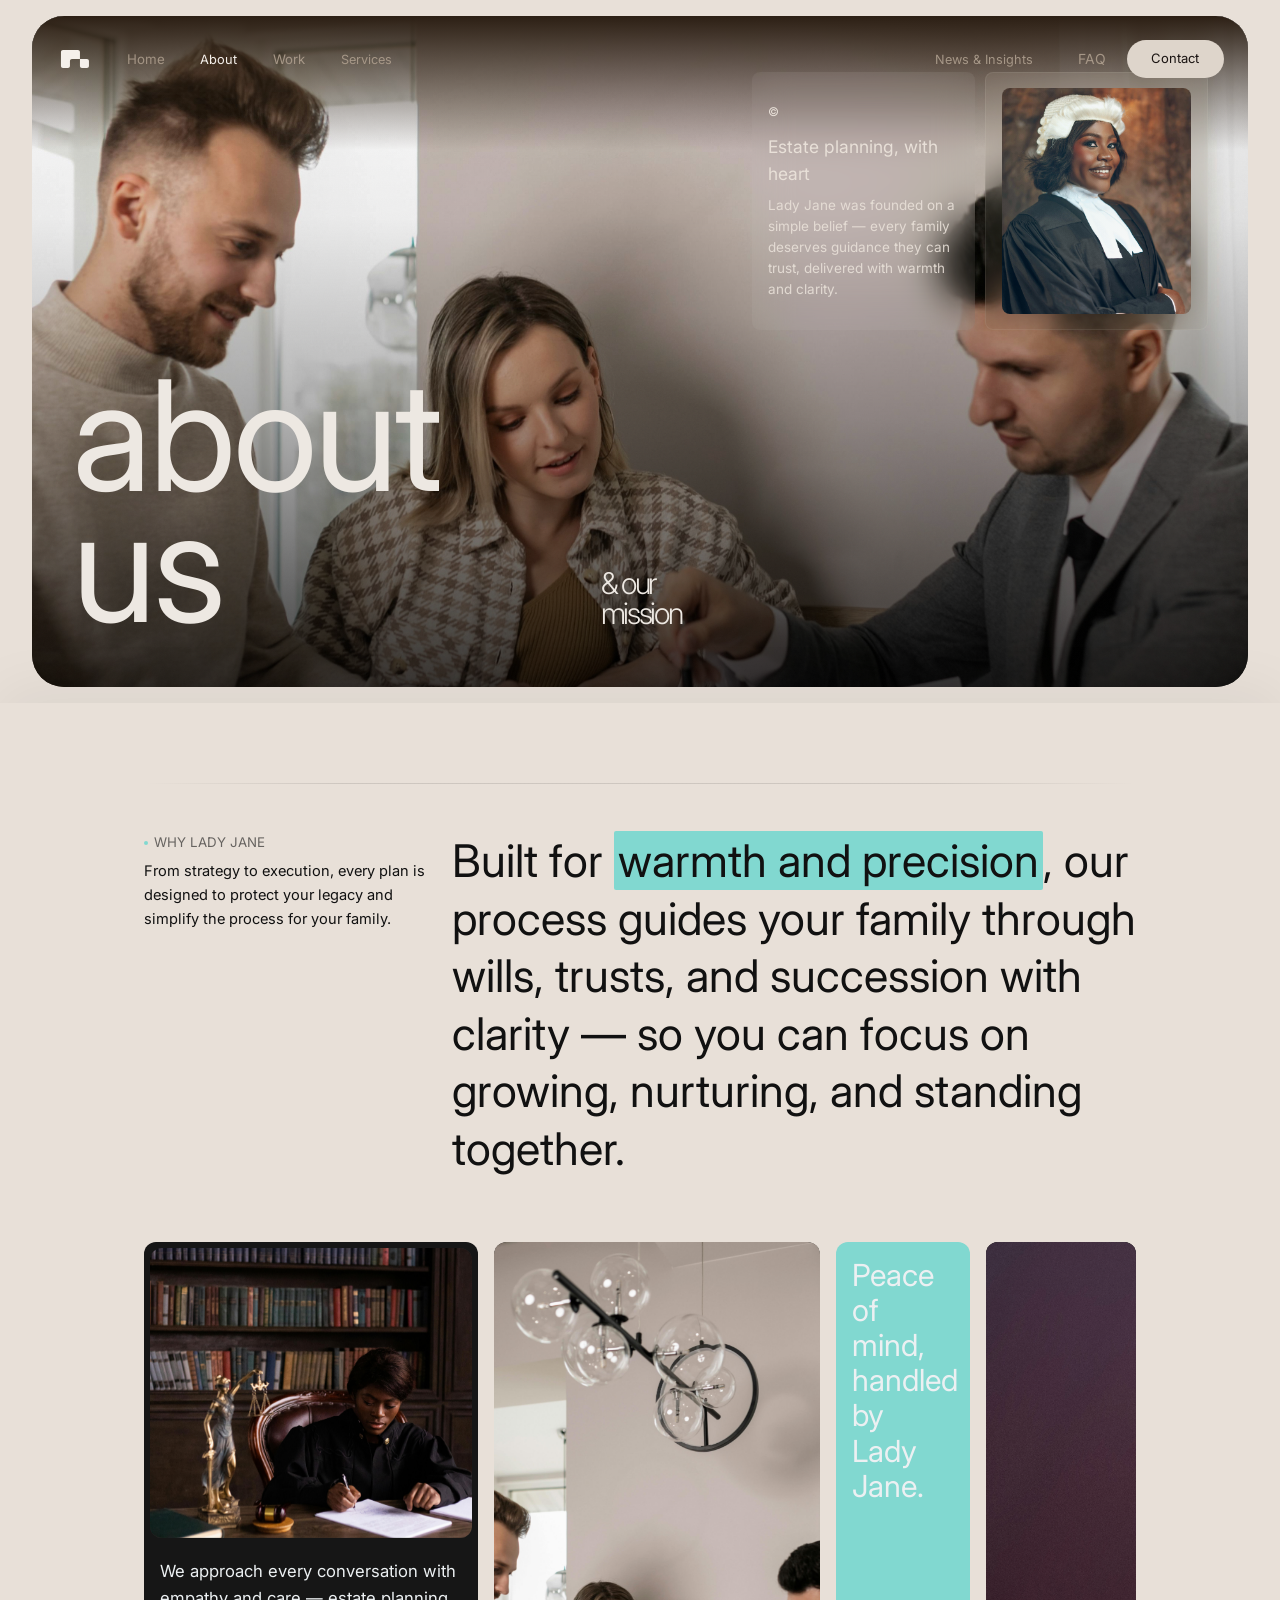
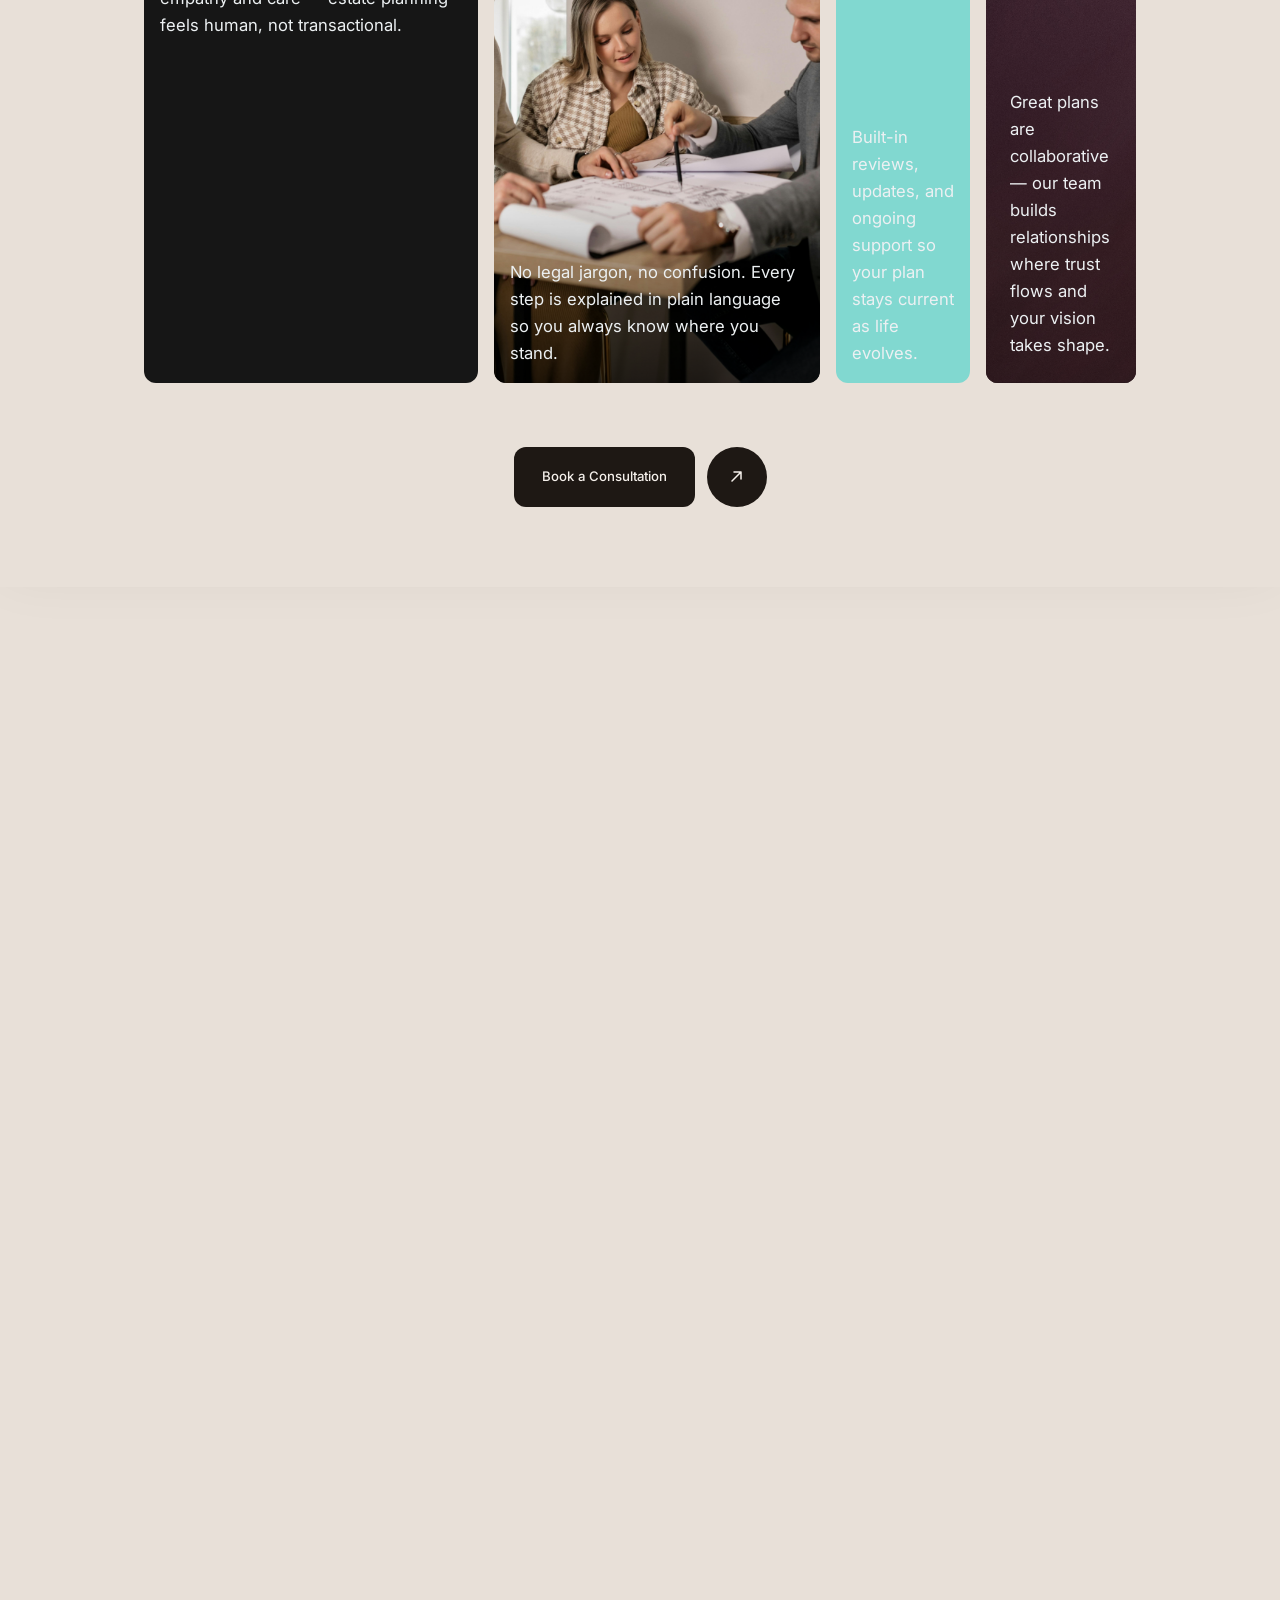
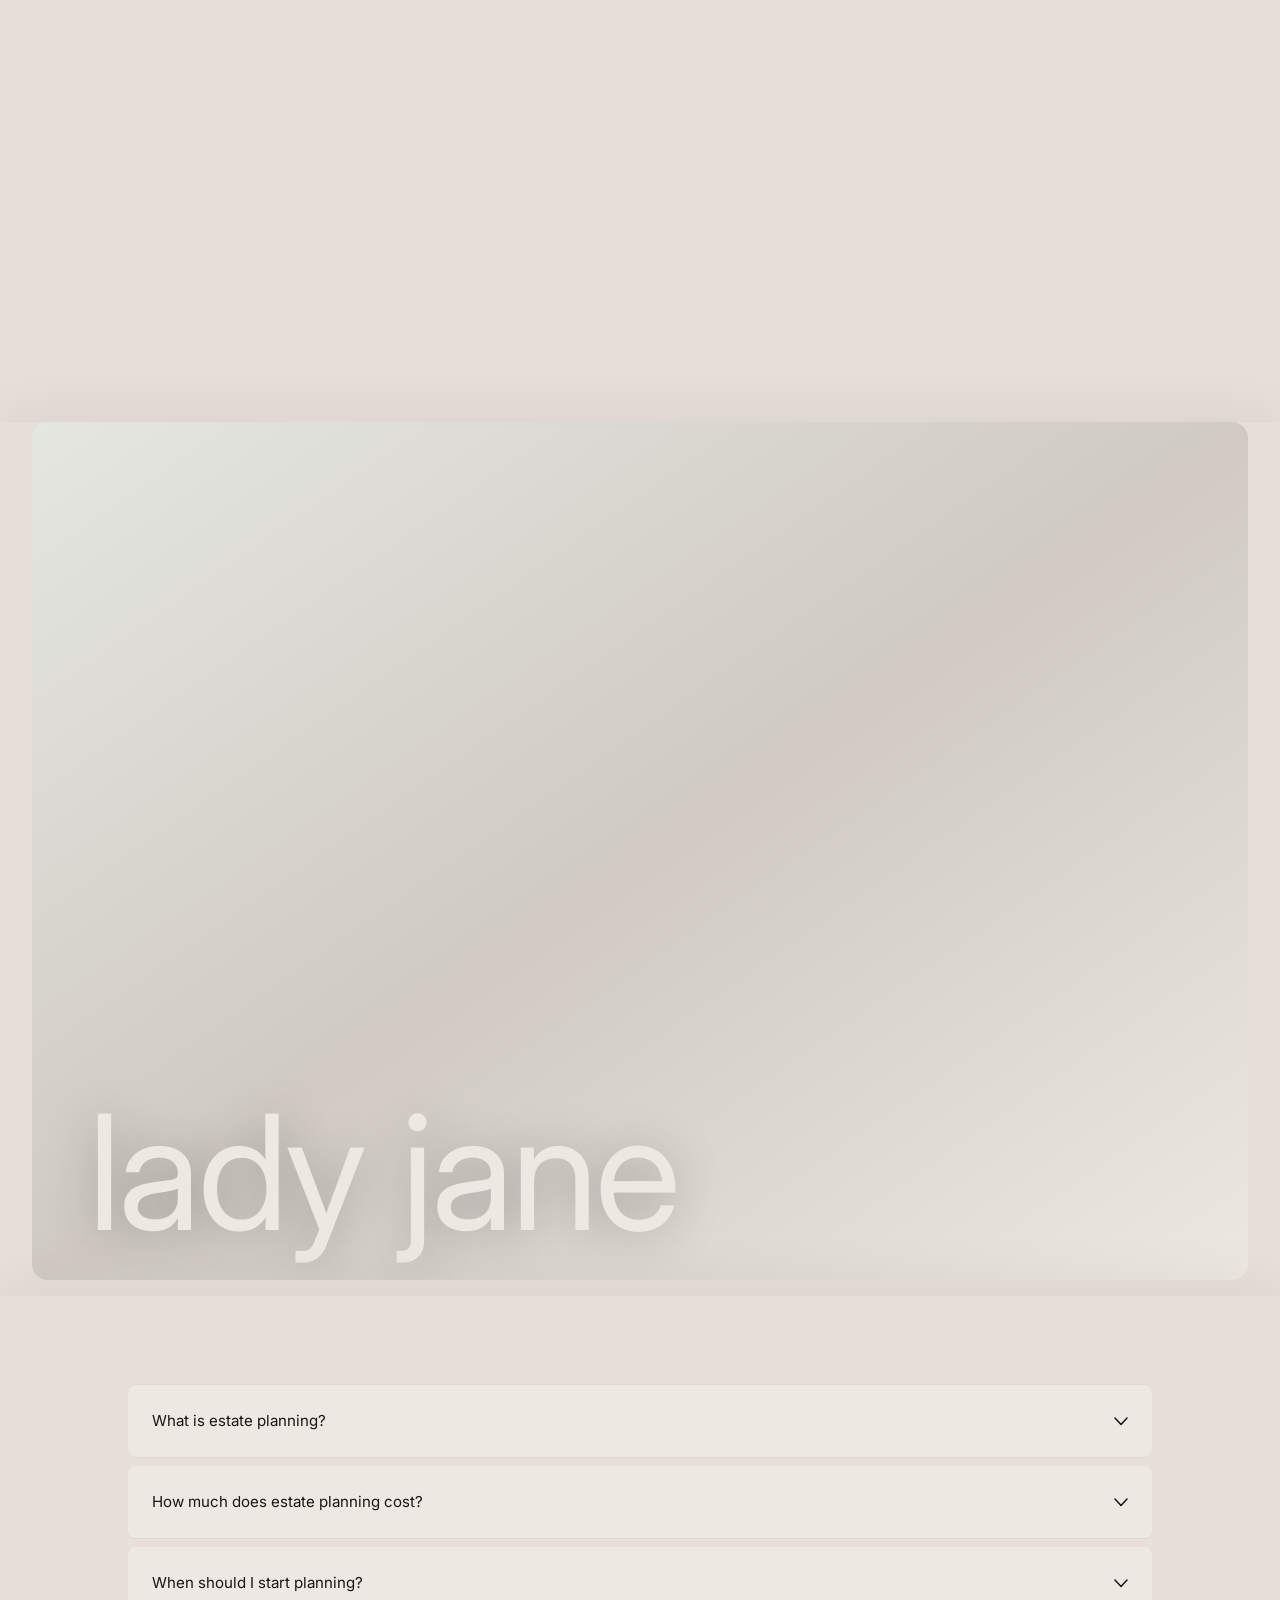
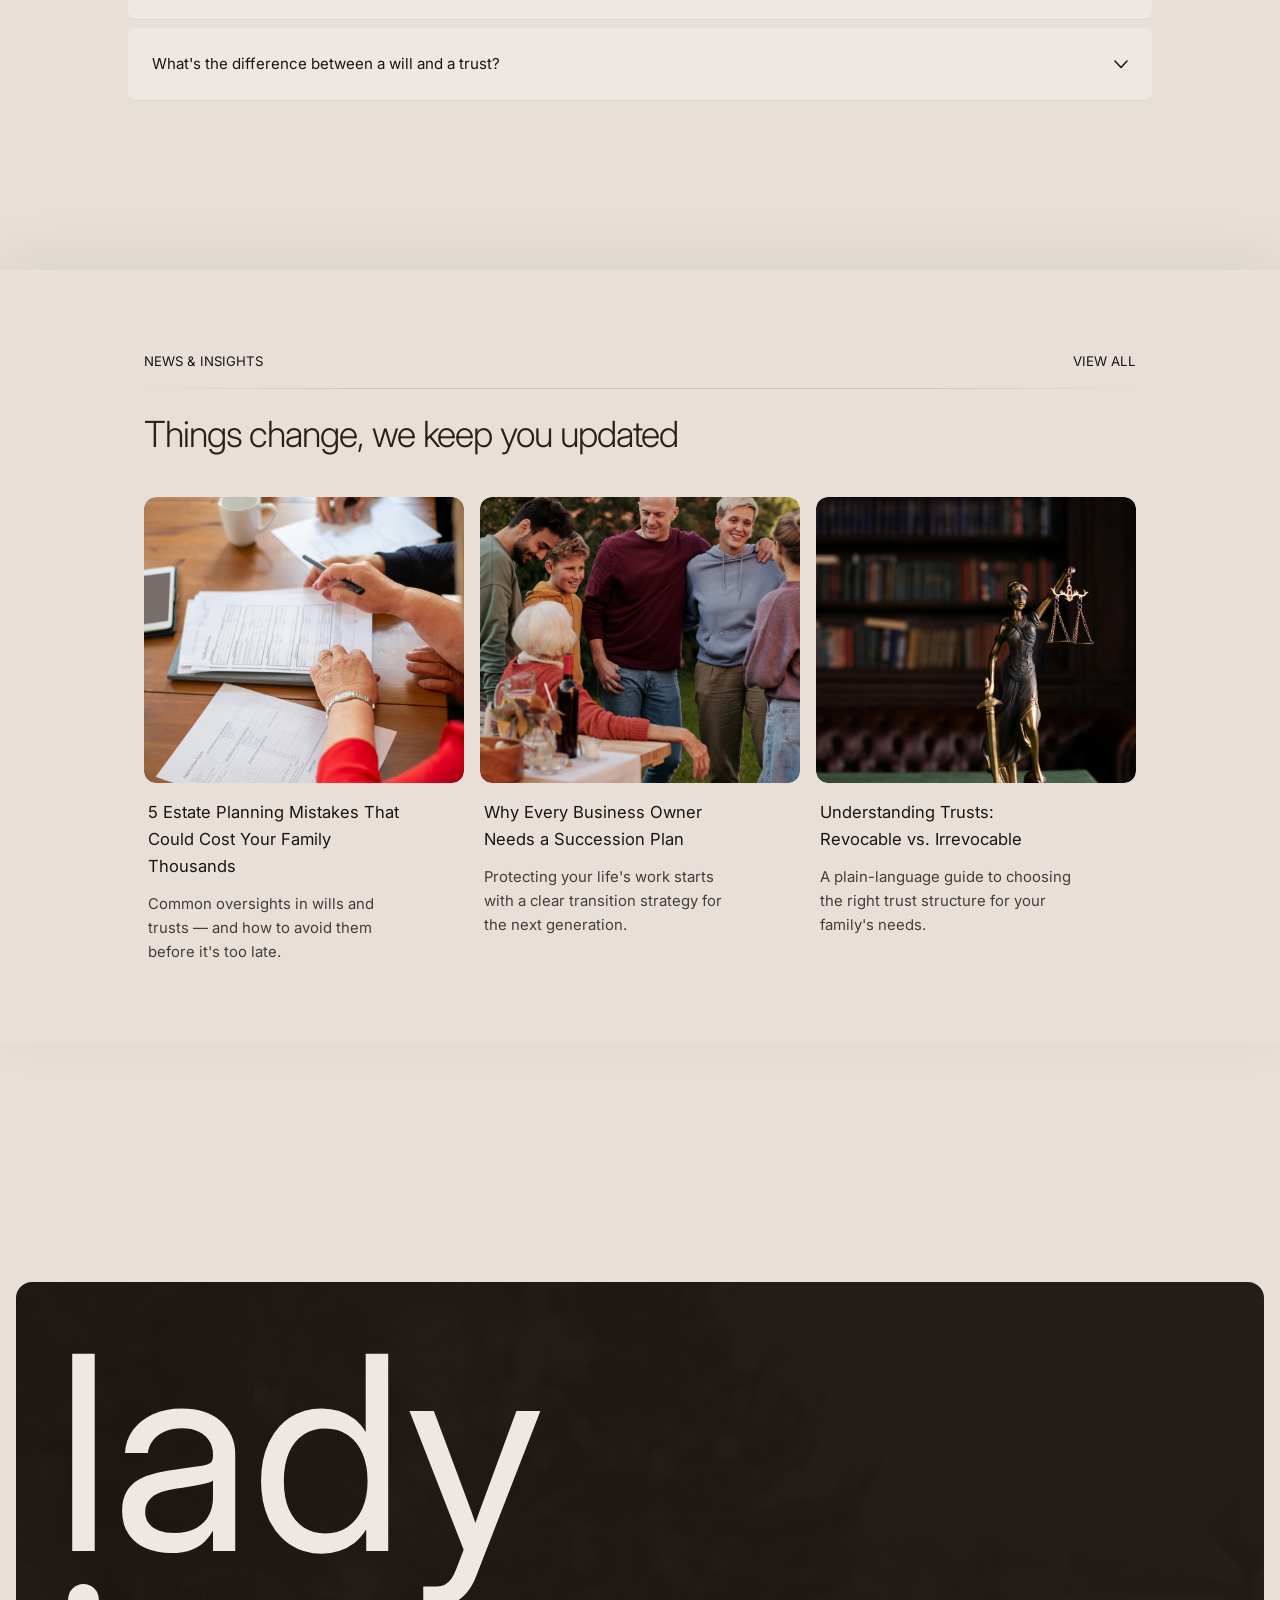
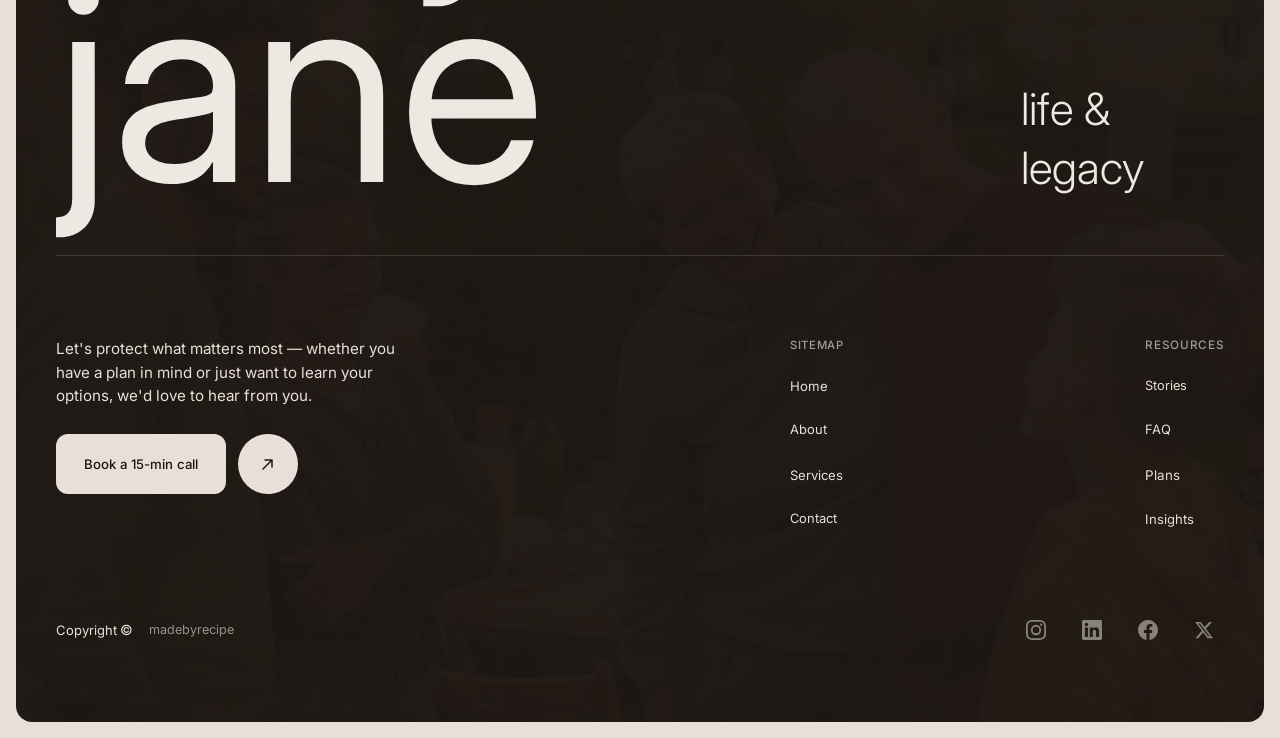
<file: about.html>
<!DOCTYPE html>
<html lang="en">
<head>
  <meta charset="UTF-8" />
  <meta name="viewport" content="width=device-width, initial-scale=1.0" />
  <title>About — Lady Jane Life & Legacy Planning</title>
  <link rel="preconnect" href="https://fonts.googleapis.com" />
  <link rel="preconnect" href="https://fonts.gstatic.com" crossorigin />
  <link href="https://fonts.googleapis.com/css2?family=Inter:wght@300;400;500&display=swap" rel="stylesheet" />
  <link rel="stylesheet" href="css/styles.css?v=20260303j" />
</head>
<body data-page="about">
  <!-- ========== SITE NAV ========== -->
  <nav class="site-nav" style="width: 100%; padding: 40px 56px 32px 56px; overflow: hidden; justify-content: center; align-items: center; display: inline-flex;">
    <div style="width: 100%; max-width: 1616px; justify-content: space-between; align-items: center; display: flex;">
      <!-- LEFT: Logo + Links -->
      <div class="nav-left" style="justify-content: flex-start; align-items: center; gap: 24px; display: flex;">
        <a href="index.html" class="nav-logo">
          <svg width="37" height="36" viewBox="0 0 37 36" fill="none" xmlns="http://www.w3.org/2000/svg">
            <path d="M21.95 9C23.0545 9 23.95 9.89543 23.95 11V18H15.95C14.8454 18 13.95 18.8954 13.95 20V25C13.95 26.1046 13.0545 27 11.95 27H6.94995C5.84538 27 4.94995 26.1046 4.94995 25V11C4.94995 9.89543 5.84538 9 6.94995 9H21.95ZM32.95 25C32.95 26.1046 32.0545 27 30.95 27H25.95C24.8454 27 23.95 26.1046 23.95 25V18H30.95C32.0545 18 32.95 18.8954 32.95 20V25Z" fill="var(--color-grey-93, #EEEEEE)"/>
          </svg>
        </a>
        <div class="nav-links" style="justify-content: flex-start; align-items: flex-start; gap: 16px; display: flex;">
          <a href="index.html" style="width: 57px; height: 35px; position: relative; overflow: hidden; border-radius: 25px; text-decoration: none;">
            <span class="nav-text" style="left: 10px; top: 7px; position: absolute; color: var(--color-grey-63, #9DA1A2); font-size: 13.3px; font-family: 'Inter', sans-serif; font-weight: 400; line-height: 21px;">Home</span>
            <span class="nav-text-hover" style="left: 10px; top: 36px; position: absolute; color: var(--color-grey-93, #EEEEEE); font-size: 13.3px; font-family: 'Inter', sans-serif; font-weight: 400; line-height: 21px;">Home</span>
          </a>
          <a href="about.html" style="width: 57px; height: 35px; position: relative; overflow: hidden; border-radius: 25px; text-decoration: none;">
            <span class="nav-text" style="left: 10px; top: 7px; position: absolute; color: var(--color-grey-64, #A1A5A6); font-size: 12.8px; font-family: 'Inter', sans-serif; font-weight: 400; line-height: 21px;">About</span>
            <span class="nav-text-hover" style="left: 10px; top: 36px; position: absolute; color: var(--color-grey-93, #EEEEEE); font-size: 12.8px; font-family: 'Inter', sans-serif; font-weight: 400; line-height: 21px;">About</span>
          </a>
          <a href="stories.html" style="width: 52px; height: 35px; position: relative; overflow: hidden; border-radius: 25px; text-decoration: none;">
            <span class="nav-text" style="left: 10px; top: 7px; position: absolute; color: var(--color-grey-64, #A1A5A6); font-size: 13.2px; font-family: 'Inter', sans-serif; font-weight: 400; line-height: 21px;">Work</span>
            <span class="nav-text-hover" style="left: 10px; top: 36px; position: absolute; color: var(--color-grey-93, #EEEEEE); font-size: 13.2px; font-family: 'Inter', sans-serif; font-weight: 400; line-height: 21px;">Work</span>
          </a>
          <a href="services.html" style="width: 72px; height: 35px; position: relative; overflow: hidden; border-radius: 25px; text-decoration: none;">
            <span class="nav-text" style="left: 10px; top: 7px; position: absolute; color: var(--color-grey-64, #A1A5A6); font-size: 12.7px; font-family: 'Inter', sans-serif; font-weight: 400; line-height: 21px;">Services</span>
            <span class="nav-text-hover" style="left: 10px; top: 36px; position: absolute; color: var(--color-grey-93, #EEEEEE); font-size: 12.7px; font-family: 'Inter', sans-serif; font-weight: 400; line-height: 21px;">Services</span>
          </a>
        </div>
      </div>
      <!-- RIGHT: Links + CTA -->
      <div class="nav-right" style="height: 38px; justify-content: flex-start; align-items: center; gap: 13px; display: flex;">
        <div class="nav-links" style="justify-content: flex-start; align-items: flex-start; gap: 13px; display: flex;">
          <a href="blog.html" style="width: 130px; height: 35px; position: relative; overflow: hidden; border-radius: 25px; text-decoration: none;">
            <span class="nav-text" style="left: 10px; top: 7px; position: absolute; color: var(--color-grey-64, #A1A5A6); font-size: 12.7px; font-family: 'Inter', sans-serif; font-weight: 400; line-height: 21px; white-space: nowrap;">News &amp; Insights</span>
            <span class="nav-text-hover" style="left: 10px; top: 36px; position: absolute; color: var(--color-grey-93, #EEEEEE); font-size: 12.7px; font-family: 'Inter', sans-serif; font-weight: 400; line-height: 21px; white-space: nowrap;">News &amp; Insights</span>
          </a>
          <a href="contact.html#faq" style="width: 46px; height: 35px; position: relative; overflow: hidden; border-radius: 25px; text-decoration: none;">
            <span class="nav-text" style="left: 10px; top: 7px; position: absolute; color: var(--color-grey-64, #A1A5A6); font-size: 13.9px; font-family: 'Inter', sans-serif; font-weight: 400; line-height: 21px;">FAQ</span>
            <span class="nav-text-hover" style="left: 10px; top: 36px; position: absolute; color: var(--color-grey-93, #EEEEEE); font-size: 13.9px; font-family: 'Inter', sans-serif; font-weight: 400; line-height: 21px;">FAQ</span>
          </a>
        </div>
        <a href="contact.html" class="nav-cta" style="width: 96.85px; align-self: stretch; position: relative; background: var(--color-grey-87, #DFDFDF); overflow: hidden; border-radius: 20px; text-decoration: none;">
          <span class="nav-text" style="left: 24px; top: 8px; position: absolute; color: var(--color-grey-7, #111111); font-size: 13px; font-family: 'Inter', sans-serif; font-weight: 400; line-height: 21px;">Contact</span>
          <span class="nav-text-hover" style="left: 24px; top: 45px; position: absolute; color: var(--color-grey-7, #111111); font-size: 13px; font-family: 'Inter', sans-serif; font-weight: 400; line-height: 21px;">Contact</span>
        </a>
      </div>
      <button class="nav-hamburger" aria-label="Toggle menu">
        <span class="menu-label">MENU</span>
        <span class="close-label">CLOSE</span>
      </button>
    </div>
  </nav>
  <!-- Mobile Menu -->
  <div class="nav-mobile-menu">
    <a href="index.html">Home</a>
    <a href="about.html">About</a>
    <a href="stories.html">Work</a>
    <a href="services.html">Services</a>
    <a href="blog.html">News & Insights</a>
    <a href="contact.html" class="nav-cta">Contact</a>
  </div>

  <div class="page">
    <!-- ========== HERO HEADER ========== -->
    <section class="section hero hero--page" id="hero">
      <div class="hero-container">
        <img class="hero-bg-video" src="assets/images/Site media/pexels-a-darmel-7641867.jpg" alt="" />
        <div class="hero-navbar"></div>
        <div class="hero-wrapper">
          <div class="hero-banner anim-child">
            <div class="hero-banner-left">
              <div class="hero-banner-wrap">
                <div class="copyright">&copy;</div>
                <div class="hero-banner-content">
                  <div class="line1">Estate planning, with heart</div>
                  <div class="line2">Lady Jane was founded on a simple belief — every family deserves guidance they can trust, delivered with warmth and clarity.</div>
                </div>
              </div>
            </div>
            <div class="hero-banner-right">
              <div class="img-wrap"><img src="assets/images/Site media/pexels-khaliifah-hussein-1904370898-34078745.jpg" alt="Tiana Hercules, estate planning attorney" style="width:100%;height:100%;object-fit:cover;" /></div>
            </div>
          </div>
          <div class="hero-bottom anim-child">
            <div class="hero-heading-wrapper">
              <div class="hero-heading">
                <span class="sonido">about us</span>
                <span class="studio">& our mission</span>
              </div>
              <p class="hero-mobile-desc">Meet the team behind Lady Jane — estate planning with warmth, clarity, and care.</p>
            </div>
          </div>
        </div>
      </div>
    </section>

    <!-- ========== 3. WHY LADY JANE (matches homepage layout) ========== -->
    <section class="section why-us" id="why-us">
      <div class="section-container">
        <div class="why-us-wrap">
          <div class="why-us-top anim-child">
            <div class="divider"></div>
            <div class="why-us-header">
              <div class="why-us-left">
                <div class="why-us-tag">
                  <span class="tag-dot"></span>
                  <span class="tag-label">WHY LADY JANE</span>
                </div>
                <p class="why-us-desc">From strategy to execution, every plan is designed to protect your legacy and simplify the process for your family.</p>
              </div>
              <div class="why-us-right">
                <p class="why-us-headline">Built for <span class="highlight">warmth and precision</span>, our process guides your family through wills, trusts, and succession with clarity — so you can focus on growing, nurturing, and standing together.</p>
              </div>
            </div>
          </div>
          <div class="why-us-cards anim-child">
            <div class="why-card why-card--dark">
              <div class="why-card-img"><img src="assets/images/Site media/pexels-ekaterina-bolovtsova-6077294.jpg" alt="Attorney writing at desk" style="width:100%;height:100%;object-fit:cover;" /></div>
              <div class="why-card-body">
                <p>We approach every conversation with empathy and care — estate planning feels human, not transactional.</p>
              </div>
            </div>
            <div class="why-card why-card--overlay">
              <div class="why-card-img"><img src="assets/images/Site media/pexels-a-darmel-7641867.jpg" alt="Professional reviewing plans with couple" style="width:100%;height:100%;object-fit:cover;" /></div>
              <div class="why-card-gradient">
                <p>No legal jargon, no confusion. Every step is explained in plain language so you always know where you stand.</p>
              </div>
            </div>
            <div class="why-card why-card--accent">
              <h3>Peace of mind, handled by Lady Jane.</h3>
              <p>Built-in reviews, updates, and ongoing support so your plan stays current as life evolves.</p>
            </div>
            <div class="why-card why-card--image">
              <div class="why-card-bg"><img src="assets/images/Site media/aleksandar-kyng-Gh7fymg0j30-unsplash.jpg" alt="Abstract warm atmosphere" style="width:100%;height:100%;object-fit:cover;" /></div>
              <div class="why-card-body">
                <p>Great plans are collaborative — our team builds relationships where trust flows and your vision takes shape.</p>
              </div>
            </div>
          </div>
          <div class="why-us-cta anim-child">
            <a href="contact.html" class="pricing-cta-group" style="text-decoration: none;">
              <span class="pricing-cta-main">
                <span class="pricing-cta-label">Book a Consultation</span>
                <svg class="pricing-cta-arrow-right" width="18" height="18" viewBox="0 0 18 18" fill="none">
                  <path d="M3.5 9H14.5M14.5 9L10 4.5M14.5 9L10 13.5" stroke="currentColor" stroke-width="1.5" stroke-linecap="round" stroke-linejoin="round"/>
                </svg>
              </span>
              <span class="pricing-cta-circle">
                <svg width="11" height="11" viewBox="0 0 11 11" fill="none">
                  <path d="M1 10L10 1M10 1H3M10 1V8" stroke="currentColor" stroke-width="1.5" stroke-linecap="round" stroke-linejoin="round"/>
                </svg>
              </span>
            </a>
          </div>
        </div>
      </div>
    </section>

    <!-- ========== 4. RECOGNITION STATEMENT ========== -->
    <section class="section works" id="recognition" style="gap: 0; padding-bottom: 0;">
      <div class="works-inner" style="gap: 60px;">
        <div class="works-header anim-child">
          <p>Recognized for excellence in estate planning, client care, and legal precision — discover why <span class="highlight">Lady Jane is the trusted partner</span> of families navigating wills, trusts, and succession across Connecticut.</p>
        </div>
      </div>
    </section>

    <!-- ========== 5. AWARDS / CERTIFICATIONS ========== -->
    <section class="section awards-section" id="awards">
      <div class="section-container">
        <div class="awards-list anim-child">
          <div class="award-item">
            <span class="award-source">WealthCounsel</span>
            <span class="award-detail">Certified Member, Estate Planning Network</span>
            <span class="award-count">Since 2015</span>
          </div>
          <div class="award-item">
            <span class="award-source">ACTEC</span>
            <span class="award-detail">Fellow, American College of Trust and Estate Counsel</span>
            <span class="award-count">Since 2018</span>
          </div>
          <div class="award-item">
            <span class="award-source">NAELA</span>
            <span class="award-detail">National Academy of Elder Law Attorneys</span>
            <span class="award-count">Since 2016</span>
          </div>
          <div class="award-item">
            <span class="award-source">CT Bar</span>
            <span class="award-detail">Board Certified Specialist, Estate Planning</span>
            <span class="award-count">Since 2014</span>
          </div>
          <div class="award-item">
            <span class="award-source">Super Lawyers</span>
            <span class="award-detail">Rising Star, Estate & Trust Law</span>
            <span class="award-count">x5 Years</span>
          </div>
        </div>
      </div>
    </section>

    <!-- ========== 6. IMAGE GALLERY ========== -->
    <section class="section about-gallery" id="gallery">
      <div class="section-container">
        <div class="gallery-images anim-child">
          <div class="gallery-image"><img src="assets/images/Site media/pexels-cottonbro-6158649.jpg" alt="Couple reviewing estate planning documents together" /></div>
          <div class="gallery-image"><img src="assets/images/Site media/pexels-rdne-6069480.jpg" alt="Professional consultation in office" /></div>
        </div>
      </div>
    </section>

    <!-- ========== 7. TEAM ========== -->
    <section class="section team" id="team">
      <div class="section-container">
        <div class="team-wrap">
          <div class="team-heading anim-child">
            <div class="team-heading-left">
              <span class="tag">ABOUT</span>
            </div>
          </div>
          <div style="display: flex; flex-direction: row; gap: 40px; margin-top: -40px; margin-bottom: 60px;" class="anim-child">
            <div style="flex: 1; min-width: 0;">
              <p style="font-family: 'Inter', sans-serif; font-weight: 400; font-size: 15px; line-height: 24px; color: #2C1F14; opacity: 0.8; max-width: 446px;">At Lady Jane, we believe estate planning should be purposeful and seamless. That's why we shape plans and strategies that are clear, intuitive, and built for your family's momentum — no confusion, no friction, just thoughtful guidance made to protect and scale.</p>
            </div>
            <div style="flex: 1; min-width: 0; padding-left: 40px;">
              <p style="font-family: 'Inter', sans-serif; font-weight: 400; font-size: 15px; line-height: 24px; color: #2C1F14; opacity: 0.8; max-width: 446px;">Powered by a team of attorneys, planners, and client advocates, we build estate plans where care meets expertise. From seamless consultations to thoughtful follow-through, every element we create keeps your family's vision moving forward.</p>
            </div>
          </div>
          <div class="team-grid anim-child">
            <div class="team-card">
              <div class="avatar"><img src="assets/images/Site media/pexels-khaliifah-hussein-1904370898-34078745.jpg" alt="Tiana Hercules" style="width:100%;height:100%;object-fit:cover;border-radius:inherit;" /></div>
              <div class="info">
                <span class="name">Tiana Hercules</span>
                <span class="role">Lead Estate Attorney</span>
              </div>
            </div>
            <div class="team-card">
              <div class="avatar"><img src="assets/images/Site media/pexels-skylight-views-2151863365-33079715.jpg" alt="Danielle Brooks" style="width:100%;height:100%;object-fit:cover;border-radius:inherit;" /></div>
              <div class="info">
                <span class="name">Danielle Brooks</span>
                <span class="role">Trust & Probate Counsel</span>
              </div>
            </div>
            <div class="team-card">
              <div class="avatar"><img src="assets/images/Site media/pexels-ekaterina-bolovtsova-6077294.jpg" alt="Marcus Avery" style="width:100%;height:100%;object-fit:cover;border-radius:inherit;" /></div>
              <div class="info">
                <span class="name">Marcus Avery</span>
                <span class="role">Succession Planner</span>
              </div>
            </div>
          </div>
        </div>
      </div>
    </section>

    <!-- ========== 8. TESTIMONIAL ========== -->
    <section class="section testimonial" id="testimonial">
      <div class="testimonial-container">
        <div class="testimonial-quote anim-child">
          Tiana made estate planning feel like a conversation, not a lecture. She helped us protect our children's future with a plan that finally gave us peace of mind.
        </div>
        <div class="testimonial-author anim-child">
          <div class="avatar"><img src="assets/images/Site media/pexels-tima-miroshnichenko-5698095.jpg" alt="Michael & Renee Johnson" style="width:100%;height:100%;object-fit:cover;border-radius:inherit;" /></div>
          <div class="details">
            <span class="name">Michael & Renee Johnson</span>
            <span class="title">Estate Planning Clients</span>
          </div>
        </div>
      </div>
    </section>

    <!-- ========== 9. STATS ========== -->
    <section class="section about-stats" id="stats">
      <div class="stats-bar anim-child">
        <div class="stat-item">
          <span class="stat-number" data-target="300" data-suffix="+">0</span>
          <span class="stat-label">Families protected</span>
        </div>
        <div class="stat-item">
          <span class="stat-number" data-target="10" data-suffix="+">0</span>
          <span class="stat-label">Years of practice</span>
        </div>
        <div class="stat-item">
          <span class="stat-number" data-target="98" data-suffix="%">0</span>
          <span class="stat-label">Client retention</span>
        </div>
        <div class="stat-item">
          <span class="stat-number" data-target="2" data-suffix="K+">0</span>
          <span class="stat-label">Plans completed</span>
        </div>
      </div>
    </section>

    <!-- ========== 9b. TRUSTED BY ========== -->
    <section class="section trusted-section" id="trusted">
      <div class="trusted-header anim-child">
        <div class="trusted-header-text">
          <span class="tag">TRUSTED BY</span>
          <h2>Families and professionals who count on us</h2>
        </div>
      </div>
      <div class="trusted-grid anim-child">
        <div class="trusted-card">
          <div class="card-front">
            <span class="card-logo">WealthCounsel</span>
          </div>
          <div class="card-overlay">
            <span class="card-dot"></span>
            <span class="card-category">NETWORK</span>
            <p class="card-desc">Certified estate planning network member, supporting families with comprehensive trust strategies.</p>
          </div>
        </div>
        <div class="trusted-card">
          <div class="card-front">
            <span class="card-logo">ACTEC</span>
          </div>
          <div class="card-overlay">
            <span class="card-dot"></span>
            <span class="card-category">FELLOWSHIP</span>
            <p class="card-desc">Fellow of the American College of Trust and Estate Counsel — recognized for expertise in estate law.</p>
          </div>
        </div>
        <div class="trusted-card">
          <div class="card-front">
            <span class="card-logo">NAELA</span>
          </div>
          <div class="card-overlay">
            <span class="card-dot"></span>
            <span class="card-category">ELDER LAW</span>
            <p class="card-desc">National Academy of Elder Law Attorneys — advocating for elder care and family protection.</p>
          </div>
        </div>
        <div class="trusted-card">
          <div class="card-front">
            <span class="card-logo">CT State Bar</span>
          </div>
          <div class="card-overlay">
            <span class="card-dot"></span>
            <span class="card-category">CERTIFIED</span>
            <p class="card-desc">Board Certified Specialist in Estate Planning and Probate Law across Connecticut.</p>
          </div>
        </div>
        <div class="trusted-card">
          <div class="card-front">
            <span class="card-logo">Super Lawyers</span>
          </div>
          <div class="card-overlay">
            <span class="card-dot"></span>
            <span class="card-category">RECOGNITION</span>
            <p class="card-desc">Rising Star in Estate & Trust Law — five consecutive years of industry recognition.</p>
          </div>
        </div>
        <div class="trusted-card">
          <div class="card-front">
            <span class="card-logo">Estate Bar</span>
          </div>
          <div class="card-overlay">
            <span class="card-dot"></span>
            <span class="card-category">MEMBERSHIP</span>
            <p class="card-desc">Active member of the Estate Planning Bar Association, advancing standards in trust and probate law.</p>
          </div>
        </div>
      </div>
    </section>

    <!-- ========== 10. BRANDED IMAGE ========== -->
    <section class="section brand-section" id="brand-image">
      <div class="brand-image-container">
        <div class="brand-overlay">
          <span class="sonido">lady jane</span>
        </div>
      </div>
    </section>

    <!-- ========== 11. FAQ ========== -->
    <section class="section faq" id="faq" style="width: 100%; padding: 88px 104px; background: var(--color-grey-84, #D3D8DA); overflow: hidden; flex-direction: column; justify-content: center; align-items: center; display: inline-flex;">
      <div style="width: 100%; max-width: 1520px; position: relative; overflow: hidden; border-radius: 16px;">
        <div style="position: relative; left: 40px; width: calc(100% - 80px); flex-direction: column; justify-content: flex-start; align-items: flex-start; gap: 8px; display: flex;">
          <div class="faq-item" style="align-self: stretch; padding: 24px; background: var(--color-grey-89, #E0E4E5); border-radius: 8px; flex-direction: column; gap: 0px; display: flex; cursor: pointer; overflow: hidden;">
            <div style="align-self: stretch; justify-content: space-between; align-items: center; display: inline-flex;">
              <div style="color: var(--color-grey-7, #111111); font-size: 15.1px; font-family: 'Inter', sans-serif; font-weight: 400; line-height: 24px;">What is estate planning?</div>
              <svg class="faq-chevron" width="14" height="9" viewBox="0 0 14 9" fill="none" style="transition: transform 0.3s ease;"><path d="M1 1L7 7.5L13 1" stroke="var(--color-grey-7, #111111)" stroke-width="1.5" stroke-linecap="round" stroke-linejoin="round"/></svg>
            </div>
            <div class="faq-answer" style="max-height: 0; overflow: hidden; transition: max-height 0.4s ease, padding-top 0.4s ease; padding-top: 0;">
              <div style="color: var(--color-grey-7, #111111); font-size: 14.6px; font-family: 'Inter', sans-serif; font-weight: 400; line-height: 24px; opacity: 0.7;">Estate planning is the process of arranging for the management and distribution of your assets during your lifetime and after death. It includes wills, trusts, powers of attorney, healthcare directives, and guardianship designations.</div>
            </div>
          </div>
          <div class="faq-item" style="align-self: stretch; padding: 24px; background: var(--color-grey-89, #E0E4E5); border-radius: 8px; flex-direction: column; gap: 0px; display: flex; cursor: pointer; overflow: hidden;">
            <div style="align-self: stretch; justify-content: space-between; align-items: center; display: inline-flex;">
              <div style="color: var(--color-grey-7, #111111); font-size: 15.1px; font-family: 'Inter', sans-serif; font-weight: 400; line-height: 24px;">How much does estate planning cost?</div>
              <svg class="faq-chevron" width="14" height="9" viewBox="0 0 14 9" fill="none" style="transition: transform 0.3s ease;"><path d="M1 1L7 7.5L13 1" stroke="var(--color-grey-7, #111111)" stroke-width="1.5" stroke-linecap="round" stroke-linejoin="round"/></svg>
            </div>
            <div class="faq-answer" style="max-height: 0; overflow: hidden; transition: max-height 0.4s ease, padding-top 0.4s ease; padding-top: 0;">
              <div style="color: var(--color-grey-7, #111111); font-size: 14.6px; font-family: 'Inter', sans-serif; font-weight: 400; line-height: 24px; opacity: 0.7;">Costs vary based on the complexity of your situation. A basic will may start at a few hundred dollars, while comprehensive trust-based plans range from $2,000 to $5,000+. We offer transparent pricing with no hidden fees.</div>
            </div>
          </div>
          <div class="faq-item" style="align-self: stretch; padding: 24px; background: var(--color-grey-89, #E0E4E5); border-radius: 8px; flex-direction: column; gap: 0px; display: flex; cursor: pointer; overflow: hidden;">
            <div style="align-self: stretch; justify-content: space-between; align-items: center; display: inline-flex;">
              <div style="color: var(--color-grey-7, #111111); font-size: 15.1px; font-family: 'Inter', sans-serif; font-weight: 400; line-height: 24px;">When should I start planning?</div>
              <svg class="faq-chevron" width="14" height="9" viewBox="0 0 14 9" fill="none" style="transition: transform 0.3s ease;"><path d="M1 1L7 7.5L13 1" stroke="var(--color-grey-7, #111111)" stroke-width="1.5" stroke-linecap="round" stroke-linejoin="round"/></svg>
            </div>
            <div class="faq-answer" style="max-height: 0; overflow: hidden; transition: max-height 0.4s ease, padding-top 0.4s ease; padding-top: 0;">
              <div style="color: var(--color-grey-7, #111111); font-size: 14.6px; font-family: 'Inter', sans-serif; font-weight: 400; line-height: 24px; opacity: 0.7;">The best time to start is now. Whether you're newly married, starting a family, building a business, or entering retirement, having a plan in place gives you and your loved ones peace of mind at every stage.</div>
            </div>
          </div>
          <div class="faq-item" style="align-self: stretch; padding: 24px; background: var(--color-grey-89, #E0E4E5); border-radius: 8px; flex-direction: column; gap: 0px; display: flex; cursor: pointer; overflow: hidden;">
            <div style="align-self: stretch; justify-content: space-between; align-items: center; display: inline-flex;">
              <div style="color: var(--color-grey-7, #111111); font-size: 15.1px; font-family: 'Inter', sans-serif; font-weight: 400; line-height: 24px;">What's the difference between a will and a trust?</div>
              <svg class="faq-chevron" width="14" height="9" viewBox="0 0 14 9" fill="none" style="transition: transform 0.3s ease;"><path d="M1 1L7 7.5L13 1" stroke="var(--color-grey-7, #111111)" stroke-width="1.5" stroke-linecap="round" stroke-linejoin="round"/></svg>
            </div>
            <div class="faq-answer" style="max-height: 0; overflow: hidden; transition: max-height 0.4s ease, padding-top 0.4s ease; padding-top: 0;">
              <div style="color: var(--color-grey-7, #111111); font-size: 14.6px; font-family: 'Inter', sans-serif; font-weight: 400; line-height: 24px; opacity: 0.7;">A will takes effect after death and goes through probate. A trust can take effect immediately, avoids probate, and offers greater privacy and flexibility for managing your assets during life and beyond.</div>
            </div>
          </div>
          <div class="faq-item" style="align-self: stretch; padding: 24px; background: var(--color-grey-89, #E0E4E5); border-radius: 8px; flex-direction: column; gap: 0px; display: flex; cursor: pointer; overflow: hidden; opacity: 0;">
            <div style="align-self: stretch; justify-content: space-between; align-items: center; display: inline-flex;">
              <div style="color: var(--color-grey-7, #111111); font-size: 15.1px; font-family: 'Inter', sans-serif; font-weight: 400; line-height: 24px;">Do I need to update my estate plan?</div>
              <svg class="faq-chevron" width="14" height="9" viewBox="0 0 14 9" fill="none" style="transition: transform 0.3s ease;"><path d="M1 1L7 7.5L13 1" stroke="var(--color-grey-7, #111111)" stroke-width="1.5" stroke-linecap="round" stroke-linejoin="round"/></svg>
            </div>
            <div class="faq-answer" style="max-height: 0; overflow: hidden; transition: max-height 0.4s ease, padding-top 0.4s ease; padding-top: 0;">
              <div style="color: var(--color-grey-7, #111111); font-size: 14.6px; font-family: 'Inter', sans-serif; font-weight: 400; line-height: 24px; opacity: 0.7;">Yes — life changes like marriage, divorce, births, deaths, major purchases, or moves to a new state should trigger a review. We recommend reviewing your plan every 3–5 years at minimum.</div>
            </div>
          </div>
        </div>
      </div>
    </section>

    <!-- ========== 11b. NEWS & INSIGHTS ========== -->
    <section class="section news" id="news" style="width: 100%; padding-left: 104px; padding-right: 104px; padding-top: 80px; padding-bottom: 80px; background: var(--color-grey-84, #D3D8DA); overflow: hidden; flex-direction: column; justify-content: center; align-items: center; display: inline-flex;">
      <div class="news-inner" style="width: 100%; max-width: 1520px; padding-left: 40px; padding-right: 40px; overflow: hidden; border-radius: 16px; flex-direction: column; justify-content: flex-end; align-items: flex-start; display: flex;">
        <div class="news-content" style="align-self: stretch; flex-direction: column; justify-content: center; align-items: center; gap: 40px; display: flex;">
          <div class="news-header" style="align-self: stretch; padding-top: 1px; padding-bottom: 1px; flex-direction: column; justify-content: flex-start; align-items: flex-start; gap: 16px; display: flex;">
            <div class="news-header-row" style="align-self: stretch; justify-content: space-between; align-items: flex-start; display: inline-flex;">
              <div class="news-title" style="color: var(--color-grey-7, #111111); font-size: 13.2px; font-family: 'Inter', sans-serif; font-weight: 400; text-transform: uppercase; line-height: 21px;">News &amp; Insights</div>
              <a class="news-view-all" href="blog.html" style="color: var(--color-grey-7, #111111); font-size: 13.3px; font-family: 'Inter', sans-serif; font-weight: 400; text-transform: uppercase; line-height: 21px; text-decoration: none;">View All</a>
            </div>
            <div class="news-divider" style="align-self: stretch; height: 1px; background: linear-gradient(90deg, rgba(17, 17, 17, 0) 0%, rgba(17, 17, 17, 0.12) 20%, rgba(17, 17, 17, 0.12) 80%, rgba(17, 17, 17, 0) 100%);"></div>
            <h2 class="news-subtitle">Things change, we keep you updated</h2>
          </div>
          <div class="news-card-grid" style="align-self: stretch; justify-content: center; align-items: flex-start; gap: 16px; display: inline-flex;">
            <div class="news-card" style="flex: 1 1 0; flex-direction: column; justify-content: flex-start; align-items: flex-start; gap: 16px; display: inline-flex;">
              <div class="news-card-img" style="align-self: stretch; height: 286px; position: relative; background: var(--color-grey-93, #EEEEEE); overflow: hidden; border-radius: 12px;">
                <img style="width: 100%; height: 100%; object-fit: cover; position: absolute; left: 0; top: 0; border-radius: 12px;" src="assets/images/Site media/pexels-kampus-8439749.jpg" alt="Estate planning article" />
              </div>
              <div class="news-card-text" style="align-self: stretch; padding-left: 4px; padding-right: 64px; flex-direction: column; justify-content: flex-start; align-items: flex-start; gap: 12px; display: flex;">
                <div class="news-card-title" style="align-self: stretch; color: var(--color-grey-7, #111111); font-size: 16.6px; font-family: 'Inter', sans-serif; font-weight: 400; line-height: 27px;">5 Estate Planning Mistakes That Could Cost Your Family Thousands</div>
                <div class="news-card-desc" style="align-self: stretch; opacity: 0.80; color: var(--color-grey-7, #111111); font-size: 14.9px; font-family: 'Inter', sans-serif; font-weight: 400; line-height: 24px;">Common oversights in wills and trusts — and how to avoid them before it's too late.</div>
              </div>
            </div>
            <div class="news-card" style="flex: 1 1 0; flex-direction: column; justify-content: flex-start; align-items: flex-start; gap: 16px; display: inline-flex;">
              <div class="news-card-img" style="align-self: stretch; height: 286px; position: relative; background: var(--color-grey-93, #EEEEEE); overflow: hidden; border-radius: 12px;">
                <img style="width: 100%; height: 100%; object-fit: cover; position: absolute; left: 0; top: 0; border-radius: 12px;" src="assets/images/Site media/pexels-askar-abayev-5638617.jpg" alt="Succession plan article" />
              </div>
              <div class="news-card-text" style="align-self: stretch; padding-left: 4px; padding-right: 64px; flex-direction: column; justify-content: flex-start; align-items: flex-start; gap: 12px; display: flex;">
                <div class="news-card-title" style="align-self: stretch; color: var(--color-grey-7, #111111); font-size: 16.6px; font-family: 'Inter', sans-serif; font-weight: 400; line-height: 27px;">Why Every Business Owner Needs a Succession Plan</div>
                <div class="news-card-desc" style="align-self: stretch; opacity: 0.80; color: var(--color-grey-7, #111111); font-size: 14.9px; font-family: 'Inter', sans-serif; font-weight: 400; line-height: 24px;">Protecting your life's work starts with a clear transition strategy for the next generation.</div>
              </div>
            </div>
            <div class="news-card" style="flex: 1 1 0; flex-direction: column; justify-content: flex-start; align-items: flex-start; gap: 16px; display: inline-flex;">
              <div class="news-card-img" style="align-self: stretch; height: 286px; position: relative; background: var(--color-grey-93, #EEEEEE); overflow: hidden; border-radius: 12px;">
                <img style="width: 100%; height: 100%; object-fit: cover; position: absolute; left: 0; top: 0; border-radius: 12px;" src="assets/images/Site media/pexels-ekaterina-bolovtsova-6077123.jpg" alt="Trusts article" />
              </div>
              <div class="news-card-text" style="align-self: stretch; padding-left: 4px; padding-right: 64px; flex-direction: column; justify-content: flex-start; align-items: flex-start; gap: 12px; display: flex;">
                <div class="news-card-title" style="align-self: stretch; color: var(--color-grey-7, #111111); font-size: 16.6px; font-family: 'Inter', sans-serif; font-weight: 400; line-height: 27px;">Understanding Trusts: Revocable vs. Irrevocable</div>
                <div class="news-card-desc" style="align-self: stretch; opacity: 0.80; color: var(--color-grey-7, #111111); font-size: 14.9px; font-family: 'Inter', sans-serif; font-weight: 400; line-height: 24px;">A plain-language guide to choosing the right trust structure for your family's needs.</div>
              </div>
            </div>
          </div>
        </div>
      </div>
    </section>

    <!-- ========== 12. BANNER / CTA ========== -->
    <section class="section banner" id="banner">
      <div class="section-container">
        <div class="banner-wrap anim-child">
          <div class="banner-text">
            <h2>Your family's <span class="accent">legacy</span> starts here</h2>
          </div>
          <div class="banner-cta">
            <a href="contact.html" class="pricing-cta-group cta-brown" style="text-decoration: none;">
              <span class="pricing-cta-main">
                <span class="pricing-cta-label">Book a Consultation</span>
                <svg class="pricing-cta-arrow-right" width="18" height="18" viewBox="0 0 18 18" fill="none">
                  <path d="M3.5 9H14.5M14.5 9L10 4.5M14.5 9L10 13.5" stroke="currentColor" stroke-width="1.5" stroke-linecap="round" stroke-linejoin="round"/>
                </svg>
              </span>
              <span class="pricing-cta-circle">
                <svg width="11" height="11" viewBox="0 0 11 11" fill="none">
                  <path d="M1 10L10 1M10 1H3M10 1V8" stroke="currentColor" stroke-width="1.5" stroke-linecap="round" stroke-linejoin="round"/>
                </svg>
              </span>
            </a>
          </div>
        </div>
      </div>
    </section>

    <!-- ========== FOOTER ========== -->
    <footer id="footer" style="width: 100%; padding: 15.87px; background: var(--color-grey-84, #D3D8DA); overflow: hidden; flex-direction: column; justify-content: center; align-items: center; display: inline-flex;">
      <div style="align-self: stretch; min-height: 700px; padding-left: 39.67px; padding-right: 39.67px; position: relative; background: var(--color-grey-9, #161616); overflow: hidden; border-radius: 16px; flex-direction: column; justify-content: flex-start; align-items: flex-start; display: flex;">
        <div style="width: 100%; height: 100%; left: 0; top: 0; position: absolute; opacity: 0.15; overflow: hidden;">
          <img style="width: 100%; height: 100%; object-fit: cover; opacity: 0.20;" src="assets/images/Site media/pexels-askar-abayev-5638599.jpg" alt="" />
        </div>
        <div style="align-self: stretch; padding-top: 55.54px; padding-bottom: 31.74px; flex-direction: column; justify-content: space-between; align-items: flex-start; gap: 80px; display: flex; position: relative; z-index: 1; min-height: 600px;">
          <div style="align-self: stretch; overflow: hidden; flex-direction: column; justify-content: center; align-items: center; gap: 79.35px; display: flex;">
            <div style="align-self: stretch; flex-direction: column; justify-content: flex-start; align-items: flex-start; gap: 55.55px; display: flex;">
              <div style="justify-content: flex-start; align-items: flex-end; gap: 11.9px; display: inline-flex;">
                <div style="color: var(--color-grey-89, #E0E4E5); font-size: 271.3px; font-family: 'Inter', sans-serif; font-weight: 400; line-height: 230.42px;">lady jane</div>
                <div style="color: var(--color-grey-89, #E0E4E5); font-size: 44.5px; font-family: 'Inter', sans-serif; font-weight: 300; line-height: 59.11px;">life & legacy</div>
              </div>
              <div style="align-self: stretch; height: 3.96px; flex-direction: column; justify-content: center; align-items: flex-start; display: flex;">
                <div style="align-self: stretch; height: 1px; opacity: 0.15; background: var(--color-grey-89, #E0E4E5);"></div>
              </div>
            </div>
            <div style="align-self: stretch; justify-content: space-between; align-items: flex-start; display: inline-flex; flex-wrap: wrap; align-content: flex-start;">
              <div style="flex: 1 1 0; max-width: 433px; padding-right: 63.48px; flex-direction: column; justify-content: flex-start; align-items: flex-start; gap: 25.79px; display: inline-flex;">
                <div style="align-self: stretch; color: var(--color-grey-84, #D3D8DA); font-size: 15.2px; font-family: 'Inter', sans-serif; font-weight: 400; line-height: 23.8px;">Let's protect what matters most — whether you have a plan in mind or just want to learn your options, we'd love to hear from you.</div>
                <a href="contact.html" class="pricing-cta-group cta-light" style="text-decoration: none;">
                  <span class="pricing-cta-main">
                    <span class="pricing-cta-label">Book a 15-min call</span>
                    <svg class="pricing-cta-arrow-right" width="18" height="18" viewBox="0 0 18 18" fill="none">
                      <path d="M3.5 9H14.5M14.5 9L10 4.5M14.5 9L10 13.5" stroke="currentColor" stroke-width="1.5" stroke-linecap="round" stroke-linejoin="round"/>
                    </svg>
                  </span>
                  <span class="pricing-cta-circle">
                    <svg width="11" height="11" viewBox="0 0 11 11" fill="none">
                      <path d="M1 10L10 1M10 1H3M10 1V8" stroke="currentColor" stroke-width="1.5" stroke-linecap="round" stroke-linejoin="round"/>
                    </svg>
                  </span>
                </a>
              </div>
              <div style="flex-direction: column; justify-content: flex-start; align-items: flex-start; gap: 20.83px; display: inline-flex;">
                <div style="opacity: 0.60; color: var(--color-grey-93, #EEEEEE); font-size: 11.3px; font-family: 'Inter', sans-serif; font-weight: 500; text-transform: uppercase; line-height: 17.85px; letter-spacing: 0.71px;">Sitemap</div>
                <div style="flex-direction: column; justify-content: flex-start; align-items: flex-start; gap: 23.8px; display: flex;">
                  <a href="index.html" style="color: var(--color-grey-84, #D3D8DA); font-size: 13.2px; font-family: 'Inter', sans-serif; font-weight: 400; line-height: 20.83px; text-decoration: none;">Home</a>
                  <a href="about.html" style="color: var(--color-grey-84, #D3D8DA); font-size: 12.9px; font-family: 'Inter', sans-serif; font-weight: 400; line-height: 20.83px; text-decoration: none;">About</a>
                  <a href="services.html" style="color: var(--color-grey-84, #D3D8DA); font-size: 13.1px; font-family: 'Inter', sans-serif; font-weight: 400; line-height: 20.83px; text-decoration: none;">Services</a>
                  <a href="contact.html" style="color: var(--color-grey-84, #D3D8DA); font-size: 12.9px; font-family: 'Inter', sans-serif; font-weight: 400; line-height: 20.83px; text-decoration: none;">Contact</a>
                </div>
              </div>
              <div style="flex-direction: column; justify-content: flex-start; align-items: flex-start; gap: 20.83px; display: inline-flex;">
                <div style="opacity: 0.60; color: var(--color-grey-93, #EEEEEE); font-size: 11.7px; font-family: 'Inter', sans-serif; font-weight: 500; text-transform: uppercase; line-height: 17.85px; letter-spacing: 0.71px;">Resources</div>
                <div style="flex-direction: column; justify-content: flex-start; align-items: flex-start; gap: 23.8px; display: flex;">
                  <a href="stories.html" style="color: var(--color-grey-84, #D3D8DA); font-size: 12.8px; font-family: 'Inter', sans-serif; font-weight: 400; line-height: 20.83px; text-decoration: none;">Stories</a>
                  <a href="plans.html#faq" style="color: var(--color-grey-84, #D3D8DA); font-size: 12.9px; font-family: 'Inter', sans-serif; font-weight: 400; line-height: 20.83px; text-decoration: none;">FAQ</a>
                  <a href="plans.html" style="color: var(--color-grey-84, #D3D8DA); font-size: 13.4px; font-family: 'Inter', sans-serif; font-weight: 400; line-height: 20.83px; text-decoration: none;">Plans</a>
                  <a href="about.html#news" style="color: var(--color-grey-84, #D3D8DA); font-size: 13.1px; font-family: 'Inter', sans-serif; font-weight: 400; line-height: 20.83px; text-decoration: none;">Insights</a>
                </div>
              </div>
            </div>
          </div>
          <!-- Bottom Bar -->
          <div class="footer-bottom" style="align-self: stretch; justify-content: space-between; align-items: center; display: inline-flex;">
            <div style="justify-content: center; align-items: center; gap: 15.9px; display: flex;">
              <div style="justify-content: flex-start; align-items: center; gap: 3.97px; display: flex;">
                <span style="color: var(--color-grey-84, #D3D8DA); font-size: 13px; font-family: 'Inter', sans-serif; font-weight: 400; line-height: 20.83px;">Copyright</span>
                <span style="color: var(--color-grey-84, #D3D8DA); font-size: 13.9px; font-family: 'Inter', sans-serif; font-weight: 400; line-height: 20.83px;">&copy;</span>
              </div>
              <div style="justify-content: flex-start; align-items: flex-start; gap: 3.96px; display: flex;">
                <a href="https://madebyrecipe.com" target="_blank" style="color: var(--color-grey-84, #D3D8DA); font-size: 12.6px; font-family: 'Inter', sans-serif; font-weight: 400; line-height: 20.83px; text-decoration: none; opacity: 0.6; transition: opacity 0.3s;">madebyrecipe</a>
              </div>
            </div>
            <div class="footer-social">
              <a href="#" aria-label="Instagram">
                <svg viewBox="0 0 24 24" width="18" height="18" fill="currentColor"><path d="M12 2.163c3.204 0 3.584.012 4.85.07 3.252.148 4.771 1.691 4.919 4.919.058 1.265.069 1.645.069 4.849 0 3.205-.012 3.584-.069 4.849-.149 3.225-1.664 4.771-4.919 4.919-1.266.058-1.644.07-4.85.07-3.204 0-3.584-.012-4.849-.07-3.26-.149-4.771-1.699-4.919-4.92-.058-1.265-.07-1.644-.07-4.849 0-3.204.013-3.583.07-4.849.149-3.227 1.664-4.771 4.919-4.919 1.266-.057 1.645-.069 4.849-.069zM12 0C8.741 0 8.333.014 7.053.072 2.695.272.273 2.69.073 7.052.014 8.333 0 8.741 0 12c0 3.259.014 3.668.072 4.948.2 4.358 2.618 6.78 6.98 6.98C8.333 23.986 8.741 24 12 24c3.259 0 3.668-.014 4.948-.072 4.354-.2 6.782-2.618 6.979-6.98.059-1.28.073-1.689.073-4.948 0-3.259-.014-3.667-.072-4.947-.196-4.354-2.617-6.78-6.979-6.98C15.668.014 15.259 0 12 0zm0 5.838a6.162 6.162 0 100 12.324 6.162 6.162 0 000-12.324zM12 16a4 4 0 110-8 4 4 0 010 8zm6.406-11.845a1.44 1.44 0 100 2.881 1.44 1.44 0 000-2.881z"/></svg>
              </a>
              <a href="#" aria-label="LinkedIn">
                <svg viewBox="0 0 24 24" width="18" height="18" fill="currentColor"><path d="M20.447 20.452h-3.554v-5.569c0-1.328-.027-3.037-1.852-3.037-1.853 0-2.136 1.445-2.136 2.939v5.667H9.351V9h3.414v1.561h.046c.477-.9 1.637-1.85 3.37-1.85 3.601 0 4.267 2.37 4.267 5.455v6.286zM5.337 7.433a2.062 2.062 0 01-2.063-2.065 2.064 2.064 0 112.063 2.065zm1.782 13.019H3.555V9h3.564v11.452zM22.225 0H1.771C.792 0 0 .774 0 1.729v20.542C0 23.227.792 24 1.771 24h20.451C23.2 24 24 23.227 24 22.271V1.729C24 .774 23.2 0 22.222 0h.003z"/></svg>
              </a>
              <a href="#" aria-label="Facebook">
                <svg viewBox="0 0 24 24" width="18" height="18" fill="currentColor"><path d="M24 12.073c0-6.627-5.373-12-12-12s-12 5.373-12 12c0 5.99 4.388 10.954 10.125 11.854v-8.385H7.078v-3.47h3.047V9.43c0-3.007 1.792-4.669 4.533-4.669 1.312 0 2.686.235 2.686.235v2.953H15.83c-1.491 0-1.956.925-1.956 1.874v2.25h3.328l-.532 3.47h-2.796v8.385C19.612 23.027 24 18.062 24 12.073z"/></svg>
              </a>
              <a href="#" aria-label="Twitter">
                <svg viewBox="0 0 24 24" width="18" height="18" fill="currentColor"><path d="M18.244 2.25h3.308l-7.227 8.26 8.502 11.24H16.17l-5.214-6.817L4.99 21.75H1.68l7.73-8.835L1.254 2.25H8.08l4.713 6.231zm-1.161 17.52h1.833L7.084 4.126H5.117z"/></svg>
              </a>
            </div>
          </div>
        </div>
      </div>
    </footer>
  </div>

  <script src="js/main.js"></script>
</body>
</html>
</file>
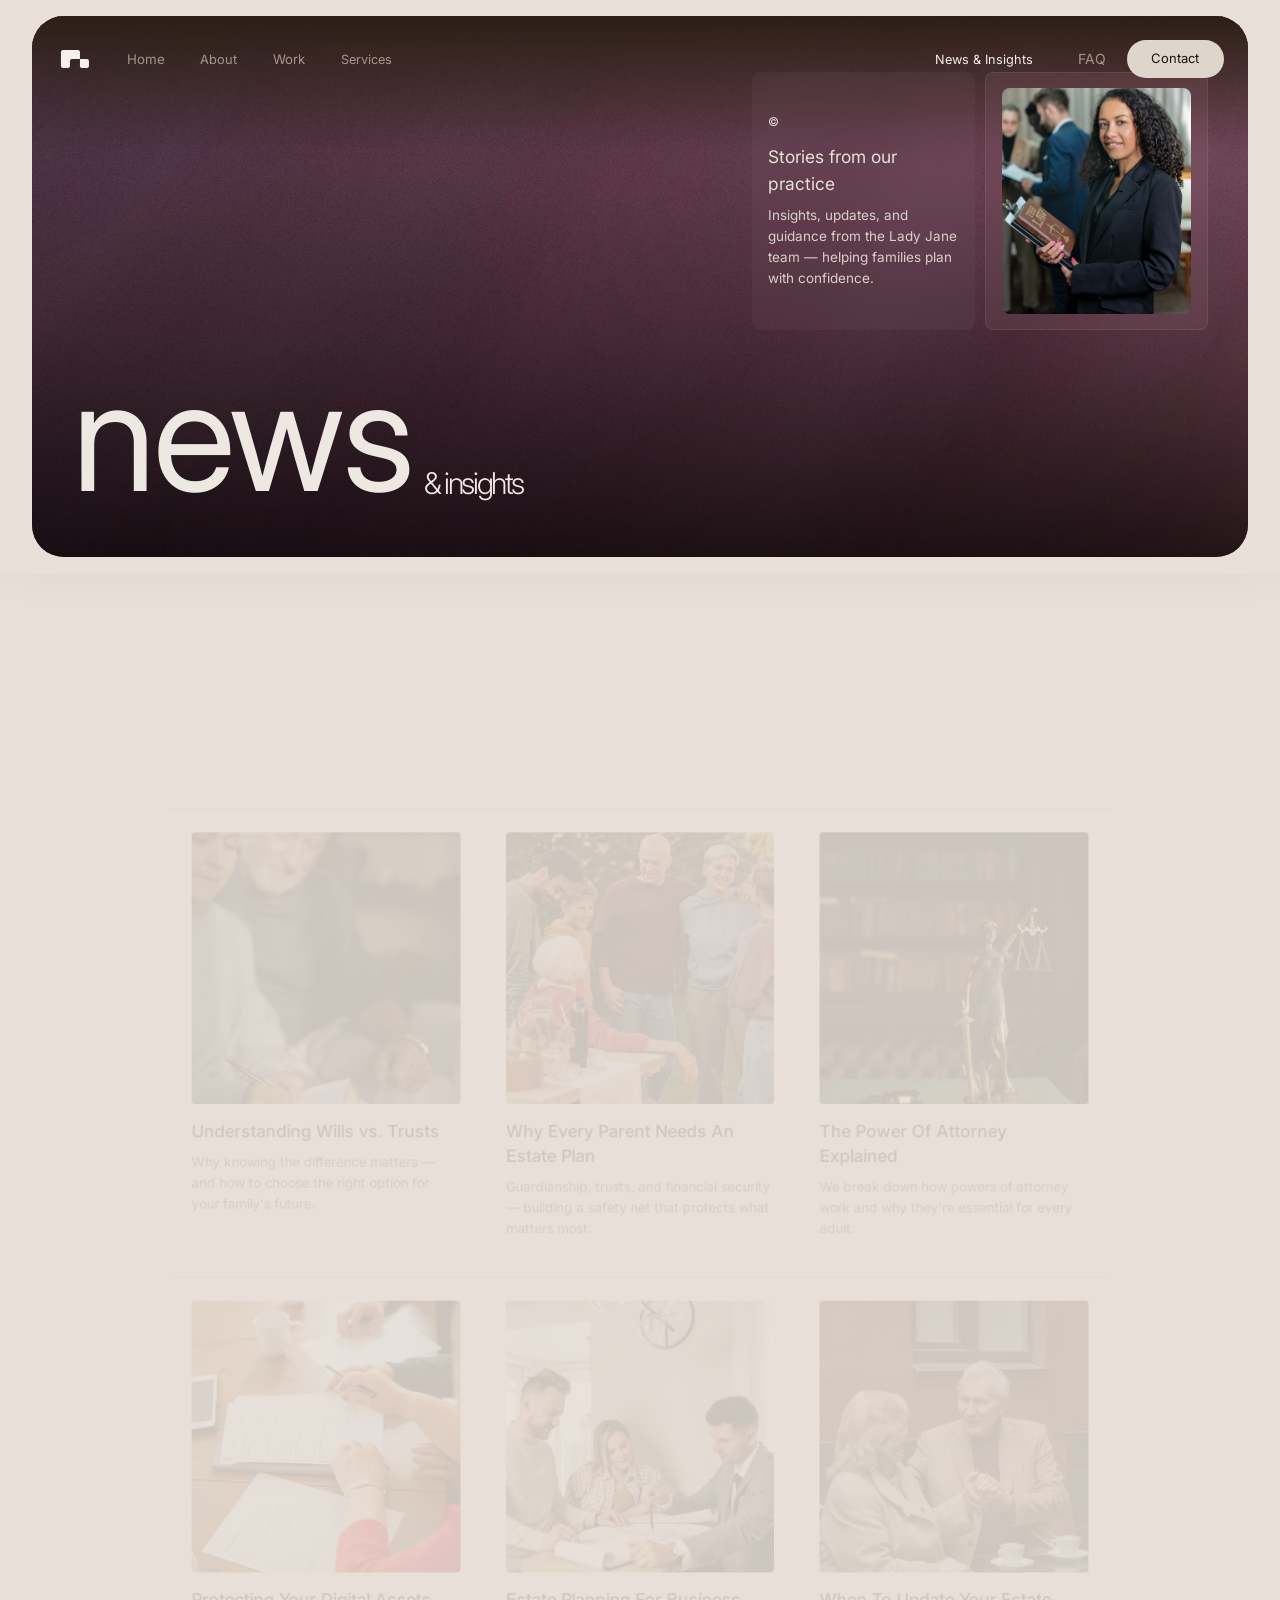
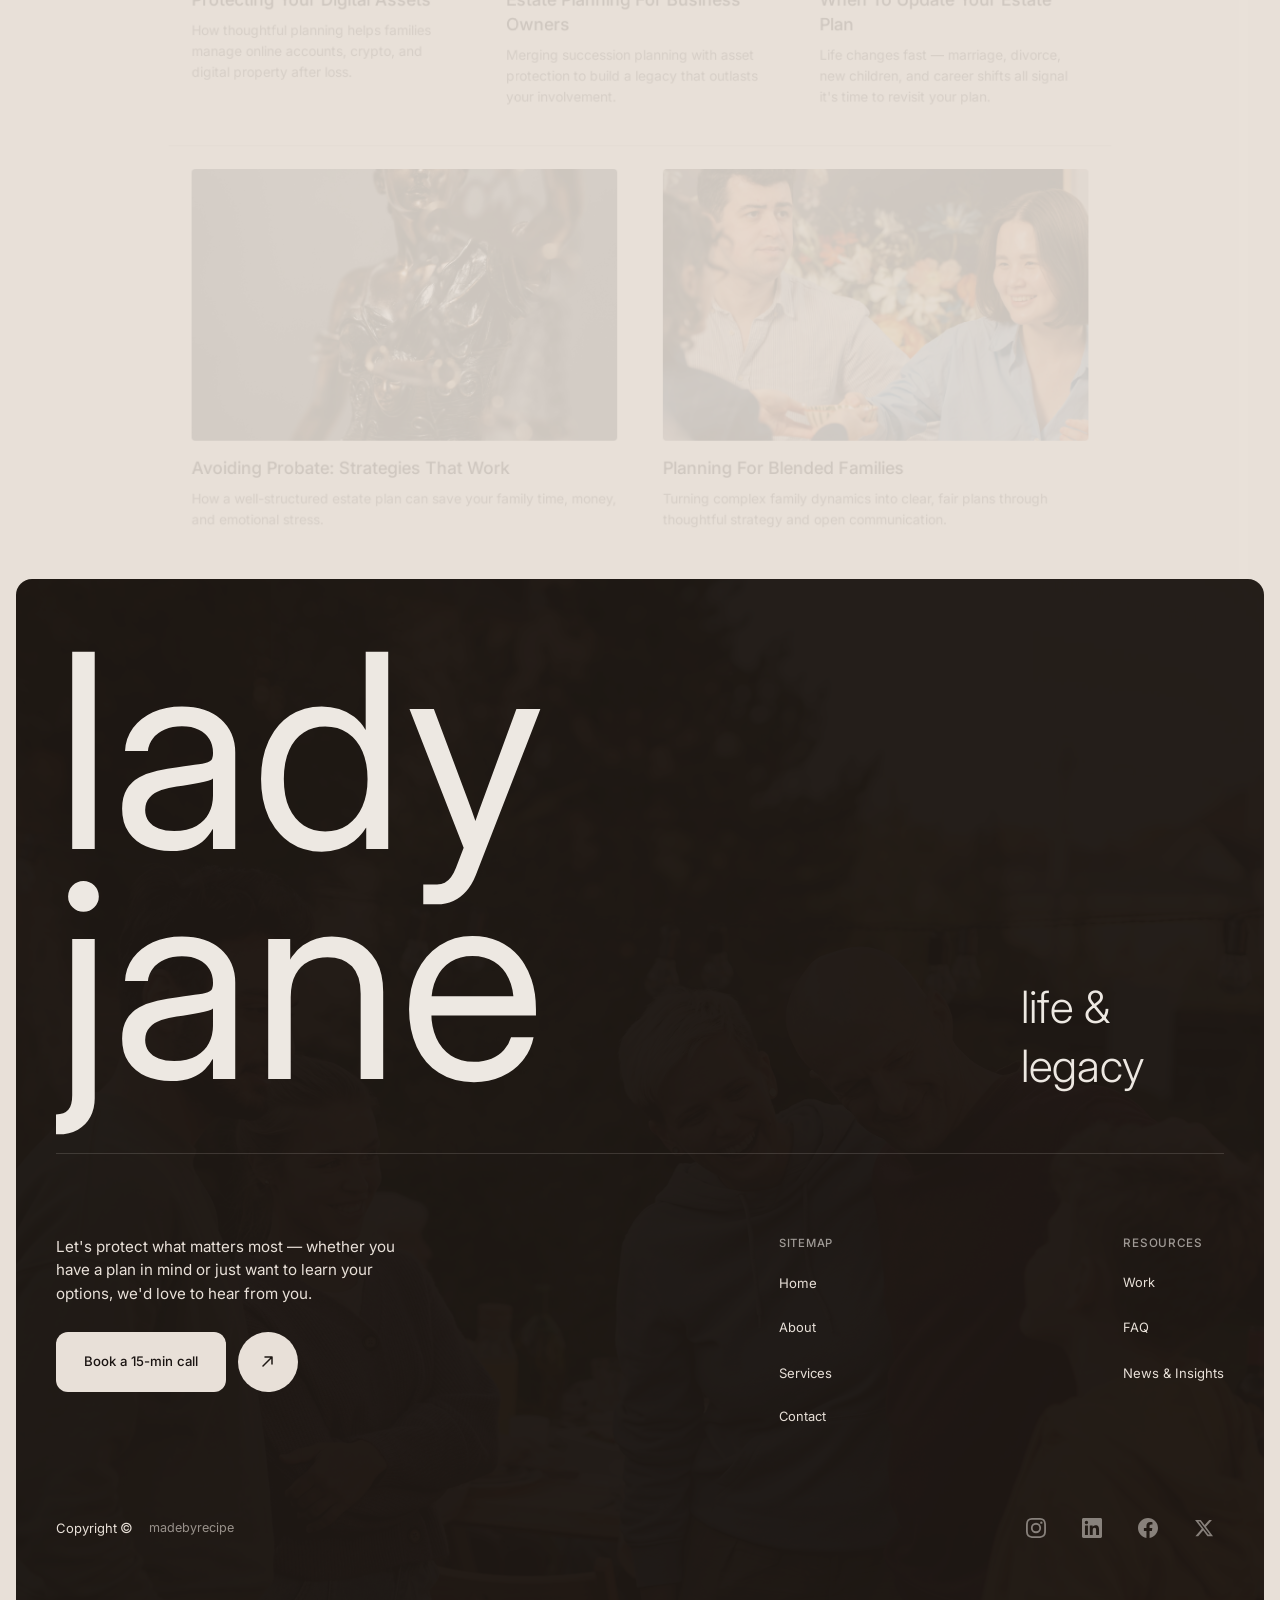
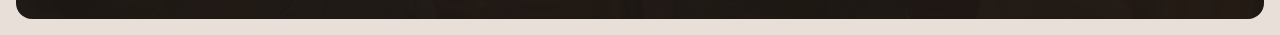
<file: blog.html>
<!DOCTYPE html>
<html lang="en">
<head>
  <meta charset="UTF-8" />
  <meta name="viewport" content="width=device-width, initial-scale=1.0" />
  <title>News & Insights — Lady Jane Life & Legacy Planning</title>
  <link rel="preconnect" href="https://fonts.googleapis.com" />
  <link rel="preconnect" href="https://fonts.gstatic.com" crossorigin />
  <link href="https://fonts.googleapis.com/css2?family=Inter:wght@300;400;500&display=swap" rel="stylesheet" />
  <link rel="stylesheet" href="css/styles.css?v=20260303e" />
</head>
<body data-page="blog">
  <!-- ========== SITE NAV ========== -->
  <nav class="site-nav" style="width: 100%; padding: 40px 56px 32px 56px; overflow: hidden; justify-content: center; align-items: center; display: inline-flex;">
    <div style="width: 100%; max-width: 1616px; justify-content: space-between; align-items: center; display: flex;">
      <!-- LEFT: Logo + Links -->
      <div class="nav-left" style="justify-content: flex-start; align-items: center; gap: 24px; display: flex;">
        <a href="index.html" class="nav-logo">
          <svg width="37" height="36" viewBox="0 0 37 36" fill="none" xmlns="http://www.w3.org/2000/svg">
            <path d="M21.95 9C23.0545 9 23.95 9.89543 23.95 11V18H15.95C14.8454 18 13.95 18.8954 13.95 20V25C13.95 26.1046 13.0545 27 11.95 27H6.94995C5.84538 27 4.94995 26.1046 4.94995 25V11C4.94995 9.89543 5.84538 9 6.94995 9H21.95ZM32.95 25C32.95 26.1046 32.0545 27 30.95 27H25.95C24.8454 27 23.95 26.1046 23.95 25V18H30.95C32.0545 18 32.95 18.8954 32.95 20V25Z" fill="var(--color-grey-93, #EEEEEE)"/>
          </svg>
        </a>
        <div class="nav-links" style="justify-content: flex-start; align-items: flex-start; gap: 16px; display: flex;">
          <a href="index.html" style="width: 57px; height: 35px; position: relative; overflow: hidden; border-radius: 25px; text-decoration: none;">
            <span class="nav-text" style="left: 10px; top: 7px; position: absolute; color: var(--color-grey-63, #9DA1A2); font-size: 13.3px; font-family: 'Inter', sans-serif; font-weight: 400; line-height: 21px;">Home</span>
            <span class="nav-text-hover" style="left: 10px; top: 36px; position: absolute; color: var(--color-grey-93, #EEEEEE); font-size: 13.3px; font-family: 'Inter', sans-serif; font-weight: 400; line-height: 21px;">Home</span>
          </a>
          <a href="about.html" style="width: 57px; height: 35px; position: relative; overflow: hidden; border-radius: 25px; text-decoration: none;">
            <span class="nav-text" style="left: 10px; top: 7px; position: absolute; color: var(--color-grey-64, #A1A5A6); font-size: 12.8px; font-family: 'Inter', sans-serif; font-weight: 400; line-height: 21px;">About</span>
            <span class="nav-text-hover" style="left: 10px; top: 36px; position: absolute; color: var(--color-grey-93, #EEEEEE); font-size: 12.8px; font-family: 'Inter', sans-serif; font-weight: 400; line-height: 21px;">About</span>
          </a>
          <a href="stories.html" style="width: 52px; height: 35px; position: relative; overflow: hidden; border-radius: 25px; text-decoration: none;">
            <span class="nav-text" style="left: 10px; top: 7px; position: absolute; color: var(--color-grey-64, #A1A5A6); font-size: 13.2px; font-family: 'Inter', sans-serif; font-weight: 400; line-height: 21px;">Work</span>
            <span class="nav-text-hover" style="left: 10px; top: 36px; position: absolute; color: var(--color-grey-93, #EEEEEE); font-size: 13.2px; font-family: 'Inter', sans-serif; font-weight: 400; line-height: 21px;">Work</span>
          </a>
          <a href="services.html" style="width: 72px; height: 35px; position: relative; overflow: hidden; border-radius: 25px; text-decoration: none;">
            <span class="nav-text" style="left: 10px; top: 7px; position: absolute; color: var(--color-grey-64, #A1A5A6); font-size: 12.7px; font-family: 'Inter', sans-serif; font-weight: 400; line-height: 21px;">Services</span>
            <span class="nav-text-hover" style="left: 10px; top: 36px; position: absolute; color: var(--color-grey-93, #EEEEEE); font-size: 12.7px; font-family: 'Inter', sans-serif; font-weight: 400; line-height: 21px;">Services</span>
          </a>
        </div>
      </div>
      <!-- RIGHT: Links + CTA -->
      <div class="nav-right" style="height: 38px; justify-content: flex-start; align-items: center; gap: 13px; display: flex;">
        <div class="nav-links" style="justify-content: flex-start; align-items: flex-start; gap: 13px; display: flex;">
          <a href="blog.html" style="width: 130px; height: 35px; position: relative; overflow: hidden; border-radius: 25px; text-decoration: none;">
            <span class="nav-text" style="left: 10px; top: 7px; position: absolute; color: var(--color-grey-64, #A1A5A6); font-size: 12.7px; font-family: 'Inter', sans-serif; font-weight: 400; line-height: 21px; white-space: nowrap;">News & Insights</span>
            <span class="nav-text-hover" style="left: 10px; top: 36px; position: absolute; color: var(--color-grey-93, #EEEEEE); font-size: 12.7px; font-family: 'Inter', sans-serif; font-weight: 400; line-height: 21px; white-space: nowrap;">News & Insights</span>
          </a>
          <a href="contact.html#faq" style="width: 46px; height: 35px; position: relative; overflow: hidden; border-radius: 25px; text-decoration: none;">
            <span class="nav-text" style="left: 10px; top: 7px; position: absolute; color: var(--color-grey-64, #A1A5A6); font-size: 13.9px; font-family: 'Inter', sans-serif; font-weight: 400; line-height: 21px;">FAQ</span>
            <span class="nav-text-hover" style="left: 10px; top: 36px; position: absolute; color: var(--color-grey-93, #EEEEEE); font-size: 13.9px; font-family: 'Inter', sans-serif; font-weight: 400; line-height: 21px;">FAQ</span>
          </a>
        </div>
        <a href="contact.html" class="nav-cta" style="width: 96.85px; align-self: stretch; position: relative; background: var(--color-grey-87, #DFDFDF); overflow: hidden; border-radius: 20px; text-decoration: none;">
          <span class="nav-text" style="left: 24px; top: 8px; position: absolute; color: var(--color-grey-7, #111111); font-size: 13px; font-family: 'Inter', sans-serif; font-weight: 400; line-height: 21px;">Contact</span>
          <span class="nav-text-hover" style="left: 24px; top: 45px; position: absolute; color: var(--color-grey-7, #111111); font-size: 13px; font-family: 'Inter', sans-serif; font-weight: 400; line-height: 21px;">Contact</span>
        </a>
      </div>
      <button class="nav-hamburger" aria-label="Toggle menu">
        <span class="menu-label">MENU</span>
        <span class="close-label">CLOSE</span>
      </button>
    </div>
  </nav>
  <!-- Mobile Menu -->
  <div class="nav-mobile-menu">
    <a href="index.html">Home</a>
    <a href="about.html">About</a>
    <a href="stories.html">Work</a>
    <a href="services.html">Services</a>
    <a href="blog.html">News & Insights</a>
    <a href="contact.html" class="nav-cta">Contact</a>
  </div>

  <div class="page">
    <!-- ========== HERO HEADER ========== -->
    <section class="section hero hero--page" id="hero">
      <div class="hero-container">
        <img class="hero-bg-video" src="assets/images/Site media/aleksandar-kyng-Gh7fymg0j30-unsplash.jpg" alt="" />
        <div class="hero-navbar"></div>
        <div class="hero-wrapper">
          <div class="hero-banner anim-child">
            <div class="hero-banner-left">
              <div class="hero-banner-wrap">
                <div class="copyright">&copy;</div>
                <div class="hero-banner-content">
                  <div class="line1">Stories from our practice</div>
                  <div class="line2">Insights, updates, and guidance from the Lady Jane team — helping families plan with confidence.</div>
                </div>
              </div>
            </div>
            <div class="hero-banner-right">
              <div class="img-wrap"><img src="assets/images/Site media/pexels-mikhail-nilov-8731032.jpg" alt="Attorney reviewing estate documents" style="width:100%;height:100%;object-fit:cover;" /></div>
            </div>
          </div>
          <div class="hero-bottom anim-child">
            <div class="hero-heading-wrapper">
              <div class="hero-heading">
                <span class="sonido">news</span>
                <span class="studio">& insights</span>
              </div>
              <p class="hero-mobile-desc">Latest stories and insights from our estate planning team.</p>
            </div>
          </div>
        </div>
      </div>
    </section>

    <!-- ========== BLOG SECTION ========== -->
    <section class="section blog-grid-section" style="width: 100%; padding-top: 80px; padding-bottom: 80px; padding-left: 104px; padding-right: 104px; background: var(--color-grey-84, #D3D8DA); flex-direction: column; justify-content: center; align-items: center; display: inline-flex;">
      <div style="width: 100%; max-width: 1520px; padding-left: 40px; padding-right: 40px; border-radius: 16px; flex-direction: column; justify-content: flex-end; align-items: flex-start; display: flex;">

        <!-- Blog Wrap -->
        <div style="align-self: stretch; flex-direction: column; justify-content: center; align-items: center; gap: 40px; display: flex;">

          <!-- Blog Grid -->
          <div style="align-self: stretch; flex-direction: column; justify-content: flex-start; align-items: flex-start; display: flex;">

            <!-- Row 1: 3 Cards -->
            <div style="align-self: stretch; justify-content: flex-start; align-items: flex-start; display: inline-flex;">

              <!-- Card 1 -->
              <div style="flex: 1 1 0; padding: 24px 24px 40px 24px; border-top: 1px solid rgba(22, 22, 22, 0.12); flex-direction: column; justify-content: flex-start; align-items: flex-start; gap: 16px; display: inline-flex;">
                <div style="align-self: stretch; height: 286px; background: var(--color-grey-93, #EDEDED); border-radius: 4px; overflow: hidden;">
                  <img style="width: 100%; height: 100%; object-fit: cover;" src="assets/images/Site media/pexels-cottonbro-6158649.jpg" alt="Understanding Wills vs. Trusts" />
                </div>
                <div style="align-self: stretch; flex-direction: column; justify-content: flex-start; align-items: flex-start; gap: 8px; display: flex;">
                  <div style="align-self: stretch; color: var(--color-grey-9, #161616); font-size: 18px; font-family: 'Inter', sans-serif; font-weight: 500; line-height: 26px;">Understanding Wills vs. Trusts</div>
                  <div style="align-self: stretch; opacity: 0.70; color: var(--color-grey-9, #161616); font-size: 14px; font-family: 'Inter', sans-serif; font-weight: 400; line-height: 22px;">Why knowing the difference matters — and how to choose the right option for your family's future.</div>
                </div>
              </div>

              <!-- Card 2 -->
              <div style="flex: 1 1 0; padding: 24px 24px 40px 24px; border-top: 1px solid rgba(22, 22, 22, 0.12); flex-direction: column; justify-content: flex-start; align-items: flex-start; gap: 16px; display: inline-flex;">
                <div style="align-self: stretch; height: 286px; background: var(--color-grey-93, #EDEDED); border-radius: 4px; overflow: hidden;">
                  <img style="width: 100%; height: 100%; object-fit: cover;" src="assets/images/Site media/pexels-askar-abayev-5638617.jpg" alt="Why Every Parent Needs an Estate Plan" />
                </div>
                <div style="align-self: stretch; flex-direction: column; justify-content: flex-start; align-items: flex-start; gap: 8px; display: flex;">
                  <div style="align-self: stretch; color: var(--color-grey-9, #161616); font-size: 18px; font-family: 'Inter', sans-serif; font-weight: 500; line-height: 26px;">Why Every Parent Needs An Estate Plan</div>
                  <div style="align-self: stretch; opacity: 0.70; color: var(--color-grey-9, #161616); font-size: 14px; font-family: 'Inter', sans-serif; font-weight: 400; line-height: 22px;">Guardianship, trusts, and financial security — building a safety net that protects what matters most.</div>
                </div>
              </div>

              <!-- Card 3 -->
              <div style="flex: 1 1 0; padding: 24px 24px 40px 24px; border-top: 1px solid rgba(22, 22, 22, 0.12); flex-direction: column; justify-content: flex-start; align-items: flex-start; gap: 16px; display: inline-flex;">
                <div style="align-self: stretch; height: 286px; background: var(--color-grey-93, #EDEDED); border-radius: 4px; overflow: hidden;">
                  <img style="width: 100%; height: 100%; object-fit: cover;" src="assets/images/Site media/pexels-ekaterina-bolovtsova-6077123.jpg" alt="The Power of Attorney Explained" />
                </div>
                <div style="align-self: stretch; flex-direction: column; justify-content: flex-start; align-items: flex-start; gap: 8px; display: flex;">
                  <div style="align-self: stretch; color: var(--color-grey-9, #161616); font-size: 18px; font-family: 'Inter', sans-serif; font-weight: 500; line-height: 26px;">The Power Of Attorney Explained</div>
                  <div style="align-self: stretch; opacity: 0.70; color: var(--color-grey-9, #161616); font-size: 14px; font-family: 'Inter', sans-serif; font-weight: 400; line-height: 22px;">We break down how powers of attorney work and why they're essential for every adult.</div>
                </div>
              </div>
            </div>

            <!-- Row 2: 3 Cards -->
            <div style="align-self: stretch; justify-content: flex-start; align-items: flex-start; display: inline-flex;">

              <!-- Card 4 -->
              <div style="flex: 1 1 0; padding: 24px 24px 40px 24px; border-top: 1px solid rgba(22, 22, 22, 0.12); flex-direction: column; justify-content: flex-start; align-items: flex-start; gap: 16px; display: inline-flex;">
                <div style="align-self: stretch; height: 286px; background: var(--color-grey-93, #EDEDED); border-radius: 4px; overflow: hidden;">
                  <img style="width: 100%; height: 100%; object-fit: cover;" src="assets/images/Site media/pexels-kampus-8439749.jpg" alt="Protecting Your Digital Assets" />
                </div>
                <div style="align-self: stretch; flex-direction: column; justify-content: flex-start; align-items: flex-start; gap: 8px; display: flex;">
                  <div style="align-self: stretch; color: var(--color-grey-9, #161616); font-size: 18px; font-family: 'Inter', sans-serif; font-weight: 500; line-height: 26px;">Protecting Your Digital Assets</div>
                  <div style="align-self: stretch; opacity: 0.70; color: var(--color-grey-9, #161616); font-size: 14px; font-family: 'Inter', sans-serif; font-weight: 400; line-height: 22px;">How thoughtful planning helps families manage online accounts, crypto, and digital property after loss.</div>
                </div>
              </div>

              <!-- Card 5 -->
              <div style="flex: 1 1 0; padding: 24px 24px 40px 24px; border-top: 1px solid rgba(22, 22, 22, 0.12); flex-direction: column; justify-content: flex-start; align-items: flex-start; gap: 16px; display: inline-flex;">
                <div style="align-self: stretch; height: 286px; background: var(--color-grey-93, #EDEDED); border-radius: 4px; overflow: hidden;">
                  <img style="width: 100%; height: 100%; object-fit: cover;" src="assets/images/Site media/pexels-a-darmel-7641867.jpg" alt="Estate Planning for Business Owners" />
                </div>
                <div style="align-self: stretch; flex-direction: column; justify-content: flex-start; align-items: flex-start; gap: 8px; display: flex;">
                  <div style="align-self: stretch; color: var(--color-grey-9, #161616); font-size: 18px; font-family: 'Inter', sans-serif; font-weight: 500; line-height: 26px;">Estate Planning For Business Owners</div>
                  <div style="align-self: stretch; opacity: 0.70; color: var(--color-grey-9, #161616); font-size: 14px; font-family: 'Inter', sans-serif; font-weight: 400; line-height: 22px;">Merging succession planning with asset protection to build a legacy that outlasts your involvement.</div>
                </div>
              </div>

              <!-- Card 6 -->
              <div style="flex: 1 1 0; padding: 24px 24px 40px 24px; border-top: 1px solid rgba(22, 22, 22, 0.12); flex-direction: column; justify-content: flex-start; align-items: flex-start; gap: 16px; display: inline-flex;">
                <div style="align-self: stretch; height: 286px; background: var(--color-grey-93, #EDEDED); border-radius: 4px; overflow: hidden;">
                  <img style="width: 100%; height: 100%; object-fit: cover;" src="assets/images/Site media/pexels-tima-miroshnichenko-5698095.jpg" alt="When to Update Your Estate Plan" />
                </div>
                <div style="align-self: stretch; flex-direction: column; justify-content: flex-start; align-items: flex-start; gap: 8px; display: flex;">
                  <div style="align-self: stretch; color: var(--color-grey-9, #161616); font-size: 18px; font-family: 'Inter', sans-serif; font-weight: 500; line-height: 26px;">When To Update Your Estate Plan</div>
                  <div style="align-self: stretch; opacity: 0.70; color: var(--color-grey-9, #161616); font-size: 14px; font-family: 'Inter', sans-serif; font-weight: 400; line-height: 22px;">Life changes fast — marriage, divorce, new children, and career shifts all signal it's time to revisit your plan.</div>
                </div>
              </div>
            </div>

            <!-- Row 3: 2 Cards -->
            <div style="align-self: stretch; justify-content: flex-start; align-items: flex-start; display: inline-flex;">

              <!-- Card 7 -->
              <div style="flex: 1 1 0; max-width: 50%; padding: 24px 24px 40px 24px; border-top: 1px solid rgba(22, 22, 22, 0.12); flex-direction: column; justify-content: flex-start; align-items: flex-start; gap: 16px; display: inline-flex;">
                <div style="align-self: stretch; height: 286px; background: var(--color-grey-93, #EDEDED); border-radius: 4px; overflow: hidden;">
                  <img style="width: 100%; height: 100%; object-fit: cover;" src="assets/images/Site media/pexels-pavel-danilyuk-8112195.jpg" alt="Avoiding Probate: Strategies That Work" />
                </div>
                <div style="align-self: stretch; flex-direction: column; justify-content: flex-start; align-items: flex-start; gap: 8px; display: flex;">
                  <div style="align-self: stretch; color: var(--color-grey-9, #161616); font-size: 18px; font-family: 'Inter', sans-serif; font-weight: 500; line-height: 26px;">Avoiding Probate: Strategies That Work</div>
                  <div style="align-self: stretch; opacity: 0.70; color: var(--color-grey-9, #161616); font-size: 14px; font-family: 'Inter', sans-serif; font-weight: 400; line-height: 22px;">How a well-structured estate plan can save your family time, money, and emotional stress.</div>
                </div>
              </div>

              <!-- Card 8 -->
              <div style="flex: 1 1 0; max-width: 50%; padding: 24px 24px 40px 24px; border-top: 1px solid rgba(22, 22, 22, 0.12); flex-direction: column; justify-content: flex-start; align-items: flex-start; gap: 16px; display: inline-flex;">
                <div style="align-self: stretch; height: 286px; background: var(--color-grey-93, #EDEDED); border-radius: 4px; overflow: hidden;">
                  <img style="width: 100%; height: 100%; object-fit: cover;" src="assets/images/Site media/pexels-ekrulila-20488459.jpg" alt="Planning for Blended Families" />
                </div>
                <div style="align-self: stretch; flex-direction: column; justify-content: flex-start; align-items: flex-start; gap: 8px; display: flex;">
                  <div style="align-self: stretch; color: var(--color-grey-9, #161616); font-size: 18px; font-family: 'Inter', sans-serif; font-weight: 500; line-height: 26px;">Planning For Blended Families</div>
                  <div style="align-self: stretch; opacity: 0.70; color: var(--color-grey-9, #161616); font-size: 14px; font-family: 'Inter', sans-serif; font-weight: 400; line-height: 22px;">Turning complex family dynamics into clear, fair plans through thoughtful strategy and open communication.</div>
                </div>
              </div>
            </div>

          </div>
        </div>
      </div>
    </section>

    <!-- ========== FOOTER ========== -->
    <footer id="footer" style="width: 100%; padding: 15.87px; background: var(--color-grey-84, #D3D8DA); overflow: hidden; flex-direction: column; justify-content: center; align-items: center; display: inline-flex;">
      <div style="align-self: stretch; min-height: 700px; padding-left: 39.67px; padding-right: 39.67px; position: relative; background: var(--color-grey-9, #161616); overflow: hidden; border-radius: 16px; flex-direction: column; justify-content: flex-start; align-items: flex-start; display: flex;">

        <!-- Background Image (decorative) -->
        <div style="width: 100%; height: 100%; left: 0; top: 0; position: absolute; opacity: 0.15; overflow: hidden;">
          <img style="width: 100%; height: 100%; object-fit: cover; opacity: 0.20;" src="assets/images/Site media/pexels-askar-abayev-5638599.jpg" alt="" />
        </div>

        <!-- Footer Content -->
        <div style="align-self: stretch; padding-top: 55.54px; padding-bottom: 31.74px; flex-direction: column; justify-content: space-between; align-items: flex-start; gap: 80px; display: flex; position: relative; z-index: 1; min-height: 600px;">

          <!-- Top Area -->
          <div style="align-self: stretch; overflow: hidden; flex-direction: column; justify-content: center; align-items: center; gap: 79.35px; display: flex;">

            <!-- Brand + Divider -->
            <div style="align-self: stretch; flex-direction: column; justify-content: flex-start; align-items: flex-start; gap: 55.55px; display: flex;">
              <!-- Brand Name -->
              <div style="justify-content: flex-start; align-items: flex-end; gap: 11.9px; display: inline-flex;">
                <div style="color: var(--color-grey-89, #E0E4E5); font-size: 271.3px; font-family: 'Inter', sans-serif; font-weight: 400; line-height: 230.42px;">lady jane</div>
                <div style="color: var(--color-grey-89, #E0E4E5); font-size: 44.5px; font-family: 'Inter', sans-serif; font-weight: 300; line-height: 59.11px;">life & legacy</div>
              </div>
              <!-- Divider -->
              <div style="align-self: stretch; height: 3.96px; flex-direction: column; justify-content: center; align-items: flex-start; display: flex;">
                <div style="align-self: stretch; height: 1px; opacity: 0.15; background: var(--color-grey-89, #E0E4E5);"></div>
              </div>
            </div>

            <!-- Links Row -->
            <div style="align-self: stretch; justify-content: space-between; align-items: flex-start; display: inline-flex; flex-wrap: wrap; align-content: flex-start;">

              <!-- Left: Description + CTA -->
              <div style="flex: 1 1 0; max-width: 433px; padding-right: 63.48px; flex-direction: column; justify-content: flex-start; align-items: flex-start; gap: 25.79px; display: inline-flex;">
                <div style="align-self: stretch; color: var(--color-grey-84, #D3D8DA); font-size: 15.2px; font-family: 'Inter', sans-serif; font-weight: 400; line-height: 23.8px;">Let's protect what matters most — whether you have a plan in mind or just want to learn your options, we'd love to hear from you.</div>
                <a href="contact.html" class="pricing-cta-group cta-light" style="text-decoration: none;">
                  <span class="pricing-cta-main">
                    <span class="pricing-cta-label">Book a 15-min call</span>
                    <svg class="pricing-cta-arrow-right" width="18" height="18" viewBox="0 0 18 18" fill="none">
                      <path d="M3.5 9H14.5M14.5 9L10 4.5M14.5 9L10 13.5" stroke="currentColor" stroke-width="1.5" stroke-linecap="round" stroke-linejoin="round"/>
                    </svg>
                  </span>
                  <span class="pricing-cta-circle">
                    <svg width="11" height="11" viewBox="0 0 11 11" fill="none">
                      <path d="M1 10L10 1M10 1H3M10 1V8" stroke="currentColor" stroke-width="1.5" stroke-linecap="round" stroke-linejoin="round"/>
                    </svg>
                  </span>
                </a>
              </div>

              <!-- Sitemap Column -->
              <div style="flex-direction: column; justify-content: flex-start; align-items: flex-start; gap: 20.83px; display: inline-flex;">
                <div style="opacity: 0.60; color: var(--color-grey-93, #EEEEEE); font-size: 11.3px; font-family: 'Inter', sans-serif; font-weight: 500; text-transform: uppercase; line-height: 17.85px; letter-spacing: 0.71px;">Sitemap</div>
                <div style="flex-direction: column; justify-content: flex-start; align-items: flex-start; gap: 23.8px; display: flex;">
                  <a href="index.html" style="color: var(--color-grey-84, #D3D8DA); font-size: 13.2px; font-family: 'Inter', sans-serif; font-weight: 400; line-height: 20.83px; text-decoration: none;">Home</a>
                  <a href="about.html" style="color: var(--color-grey-84, #D3D8DA); font-size: 12.9px; font-family: 'Inter', sans-serif; font-weight: 400; line-height: 20.83px; text-decoration: none;">About</a>
                  <a href="services.html" style="color: var(--color-grey-84, #D3D8DA); font-size: 13.1px; font-family: 'Inter', sans-serif; font-weight: 400; line-height: 20.83px; text-decoration: none;">Services</a>
                  <a href="contact.html" style="color: var(--color-grey-84, #D3D8DA); font-size: 12.9px; font-family: 'Inter', sans-serif; font-weight: 400; line-height: 20.83px; text-decoration: none;">Contact</a>
                </div>
              </div>

              <!-- Resources Column -->
              <div style="flex-direction: column; justify-content: flex-start; align-items: flex-start; gap: 20.83px; display: inline-flex;">
                <div style="opacity: 0.60; color: var(--color-grey-93, #EEEEEE); font-size: 11.7px; font-family: 'Inter', sans-serif; font-weight: 500; text-transform: uppercase; line-height: 17.85px; letter-spacing: 0.71px;">Resources</div>
                <div style="flex-direction: column; justify-content: flex-start; align-items: flex-start; gap: 23.8px; display: flex;">
                  <a href="stories.html" style="color: var(--color-grey-84, #D3D8DA); font-size: 12.8px; font-family: 'Inter', sans-serif; font-weight: 400; line-height: 20.83px; text-decoration: none;">Work</a>
                  <a href="contact.html#faq" style="color: var(--color-grey-84, #D3D8DA); font-size: 12.9px; font-family: 'Inter', sans-serif; font-weight: 400; line-height: 20.83px; text-decoration: none;">FAQ</a>
                  <a href="blog.html" style="color: var(--color-grey-84, #D3D8DA); font-size: 13.1px; font-family: 'Inter', sans-serif; font-weight: 400; line-height: 20.83px; text-decoration: none;">News & Insights</a>
                </div>
              </div>

              <!-- Social Column -->

            </div>
          </div>

          <!-- Bottom Bar -->
          <!-- Bottom Bar -->
          <div class="footer-bottom" style="align-self: stretch; justify-content: space-between; align-items: center; display: inline-flex;">
            <div style="justify-content: center; align-items: center; gap: 15.9px; display: flex;">
              <div style="justify-content: flex-start; align-items: center; gap: 3.97px; display: flex;">
                <span style="color: var(--color-grey-84, #D3D8DA); font-size: 13px; font-family: 'Inter', sans-serif; font-weight: 400; line-height: 20.83px;">Copyright</span>
                <span style="color: var(--color-grey-84, #D3D8DA); font-size: 13.9px; font-family: 'Inter', sans-serif; font-weight: 400; line-height: 20.83px;">&copy;</span>
              </div>
              <div style="justify-content: flex-start; align-items: flex-start; gap: 3.96px; display: flex;">
                <a href="https://madebyrecipe.com" target="_blank" style="color: var(--color-grey-84, #D3D8DA); font-size: 12.6px; font-family: 'Inter', sans-serif; font-weight: 400; line-height: 20.83px; text-decoration: none; opacity: 0.6; transition: opacity 0.3s;">madebyrecipe</a>
              </div>
            </div>
            <div class="footer-social">
              <a href="#" aria-label="Instagram">
                <svg viewBox="0 0 24 24" width="18" height="18" fill="currentColor"><path d="M12 2.163c3.204 0 3.584.012 4.85.07 3.252.148 4.771 1.691 4.919 4.919.058 1.265.069 1.645.069 4.849 0 3.205-.012 3.584-.069 4.849-.149 3.225-1.664 4.771-4.919 4.919-1.266.058-1.644.07-4.85.07-3.204 0-3.584-.012-4.849-.07-3.26-.149-4.771-1.699-4.919-4.92-.058-1.265-.07-1.644-.07-4.849 0-3.204.013-3.583.07-4.849.149-3.227 1.664-4.771 4.919-4.919 1.266-.057 1.645-.069 4.849-.069zM12 0C8.741 0 8.333.014 7.053.072 2.695.272.273 2.69.073 7.052.014 8.333 0 8.741 0 12c0 3.259.014 3.668.072 4.948.2 4.358 2.618 6.78 6.98 6.98C8.333 23.986 8.741 24 12 24c3.259 0 3.668-.014 4.948-.072 4.354-.2 6.782-2.618 6.979-6.98.059-1.28.073-1.689.073-4.948 0-3.259-.014-3.667-.072-4.947-.196-4.354-2.617-6.78-6.979-6.98C15.668.014 15.259 0 12 0zm0 5.838a6.162 6.162 0 100 12.324 6.162 6.162 0 000-12.324zM12 16a4 4 0 110-8 4 4 0 010 8zm6.406-11.845a1.44 1.44 0 100 2.881 1.44 1.44 0 000-2.881z"/></svg>
              </a>
              <a href="#" aria-label="LinkedIn">
                <svg viewBox="0 0 24 24" width="18" height="18" fill="currentColor"><path d="M20.447 20.452h-3.554v-5.569c0-1.328-.027-3.037-1.852-3.037-1.853 0-2.136 1.445-2.136 2.939v5.667H9.351V9h3.414v1.561h.046c.477-.9 1.637-1.85 3.37-1.85 3.601 0 4.267 2.37 4.267 5.455v6.286zM5.337 7.433a2.062 2.062 0 01-2.063-2.065 2.064 2.064 0 112.063 2.065zm1.782 13.019H3.555V9h3.564v11.452zM22.225 0H1.771C.792 0 0 .774 0 1.729v20.542C0 23.227.792 24 1.771 24h20.451C23.2 24 24 23.227 24 22.271V1.729C24 .774 23.2 0 22.222 0h.003z"/></svg>
              </a>
              <a href="#" aria-label="Facebook">
                <svg viewBox="0 0 24 24" width="18" height="18" fill="currentColor"><path d="M24 12.073c0-6.627-5.373-12-12-12s-12 5.373-12 12c0 5.99 4.388 10.954 10.125 11.854v-8.385H7.078v-3.47h3.047V9.43c0-3.007 1.792-4.669 4.533-4.669 1.312 0 2.686.235 2.686.235v2.953H15.83c-1.491 0-1.956.925-1.956 1.874v2.25h3.328l-.532 3.47h-2.796v8.385C19.612 23.027 24 18.062 24 12.073z"/></svg>
              </a>
              <a href="#" aria-label="Twitter">
                <svg viewBox="0 0 24 24" width="18" height="18" fill="currentColor"><path d="M18.244 2.25h3.308l-7.227 8.26 8.502 11.24H16.17l-5.214-6.817L4.99 21.75H1.68l7.73-8.835L1.254 2.25H8.08l4.713 6.231zm-1.161 17.52h1.833L7.084 4.126H5.117z"/></svg>
              </a>
            </div>
          </div>

        </div>
      </div>
    </footer>
  </div>

  <script src="js/main.js"></script>
</body>
</html>
</file>
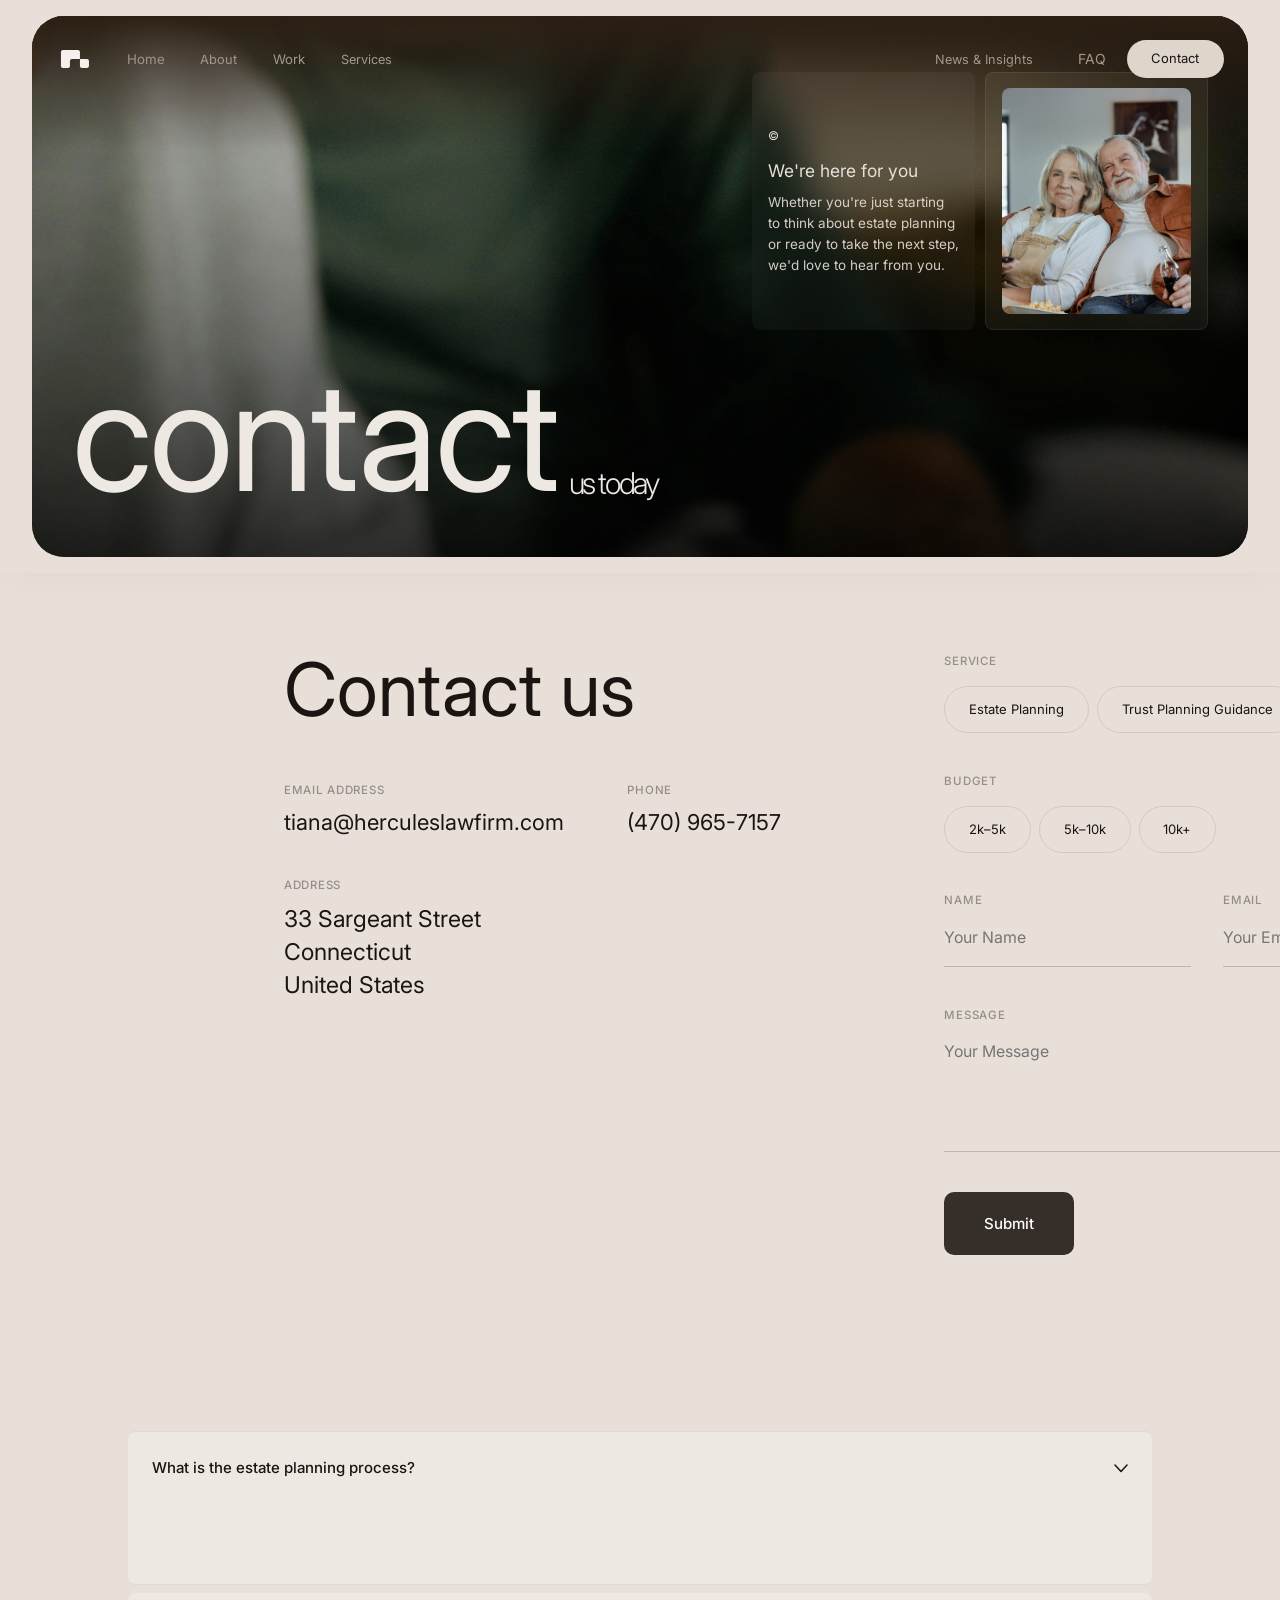
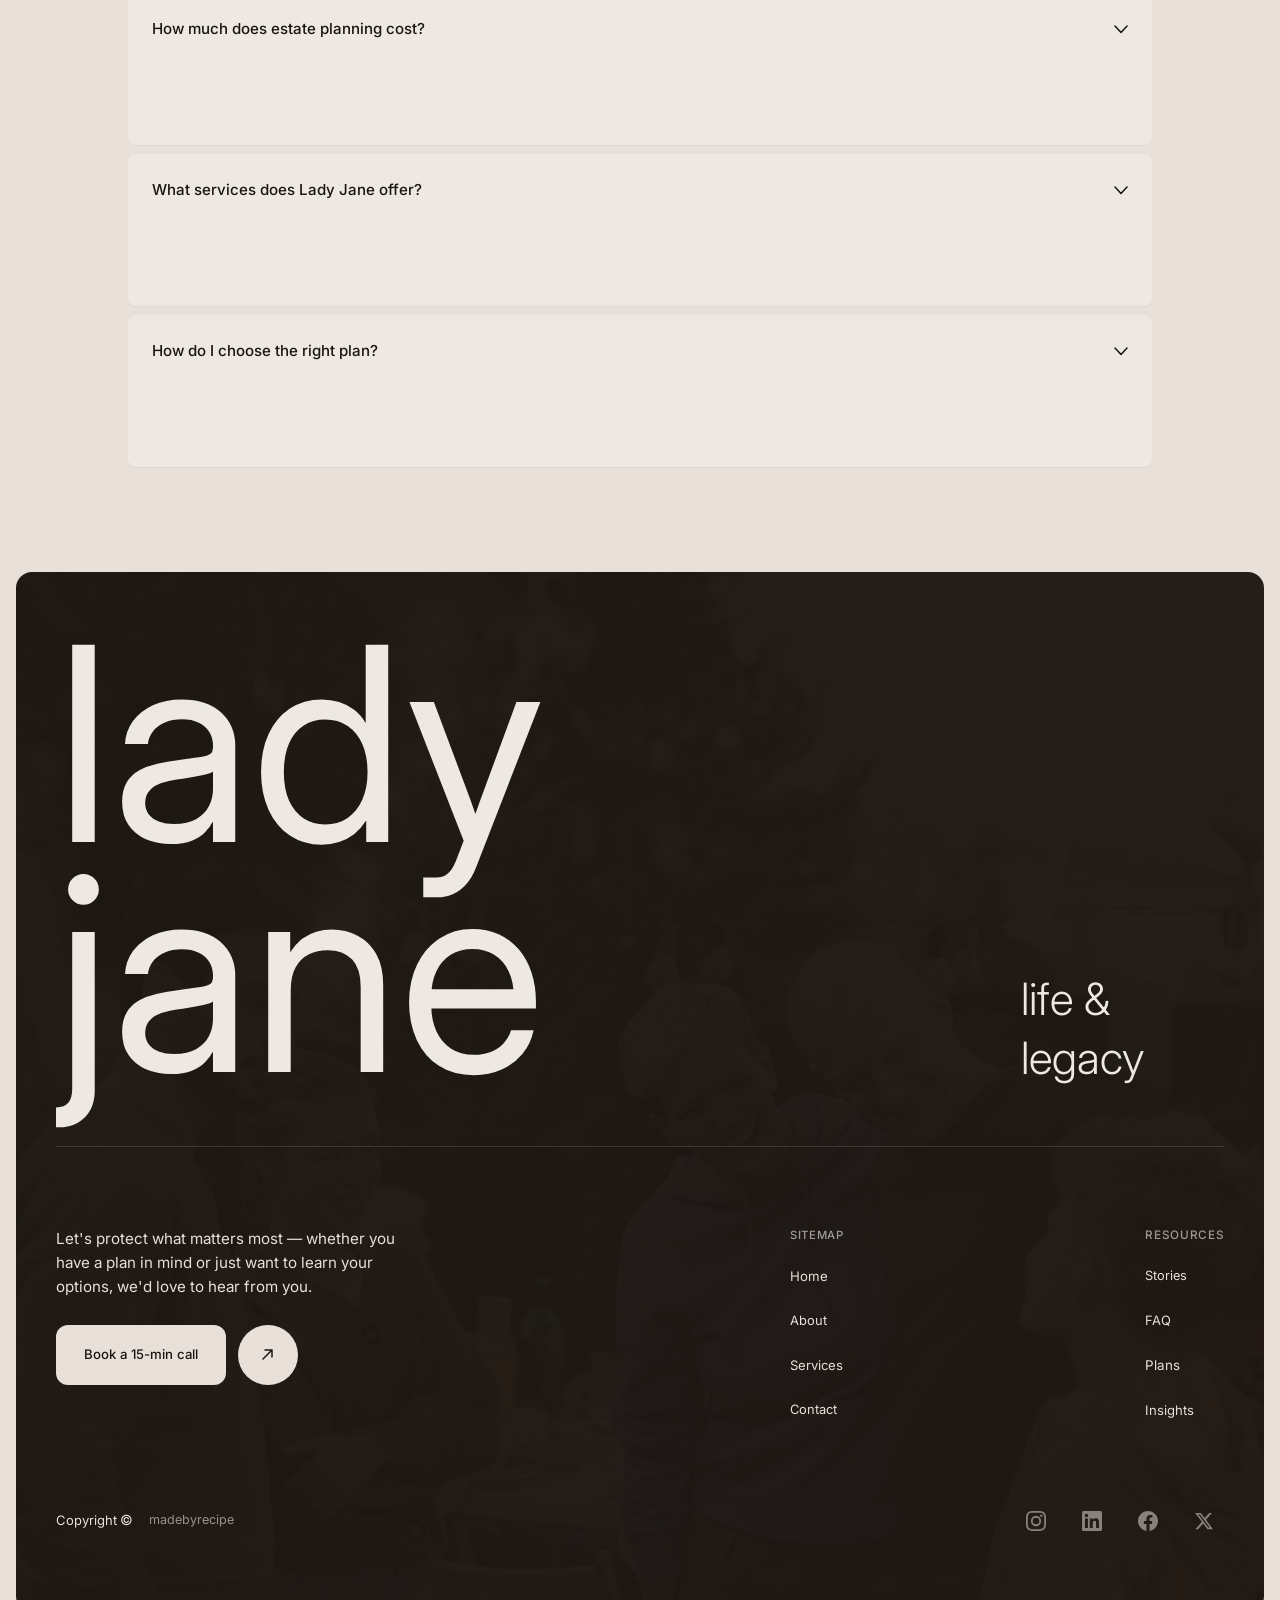
<file: contact.html>
<!DOCTYPE html>
<html lang="en">
<head>
  <meta charset="UTF-8" />
  <meta name="viewport" content="width=device-width, initial-scale=1.0" />
  <title>Contact — Lady Jane Life & Legacy Planning</title>
  <link rel="preconnect" href="https://fonts.googleapis.com" />
  <link rel="preconnect" href="https://fonts.gstatic.com" crossorigin />
  <link href="https://fonts.googleapis.com/css2?family=Inter:wght@300;400;500&display=swap" rel="stylesheet" />
  <link rel="stylesheet" href="css/styles.css?v=20260303g" />
</head>
<body data-page="contact">
  <!-- ========== SITE NAV ========== -->
  <nav class="site-nav" style="width: 100%; padding: 40px 56px 32px 56px; overflow: hidden; justify-content: center; align-items: center; display: inline-flex;">
    <div style="width: 100%; max-width: 1616px; justify-content: space-between; align-items: center; display: flex;">
      <!-- LEFT: Logo + Links -->
      <div class="nav-left" style="justify-content: flex-start; align-items: center; gap: 24px; display: flex;">
        <a href="index.html" class="nav-logo">
          <svg width="37" height="36" viewBox="0 0 37 36" fill="none" xmlns="http://www.w3.org/2000/svg">
            <path d="M21.95 9C23.0545 9 23.95 9.89543 23.95 11V18H15.95C14.8454 18 13.95 18.8954 13.95 20V25C13.95 26.1046 13.0545 27 11.95 27H6.94995C5.84538 27 4.94995 26.1046 4.94995 25V11C4.94995 9.89543 5.84538 9 6.94995 9H21.95ZM32.95 25C32.95 26.1046 32.0545 27 30.95 27H25.95C24.8454 27 23.95 26.1046 23.95 25V18H30.95C32.0545 18 32.95 18.8954 32.95 20V25Z" fill="var(--color-grey-93, #EEEEEE)"/>
          </svg>
        </a>
        <div class="nav-links" style="justify-content: flex-start; align-items: flex-start; gap: 16px; display: flex;">
          <a href="index.html" style="width: 57px; height: 35px; position: relative; overflow: hidden; border-radius: 25px; text-decoration: none;">
            <span class="nav-text" style="left: 10px; top: 7px; position: absolute; color: var(--color-grey-63, #9DA1A2); font-size: 13.3px; font-family: 'Inter', sans-serif; font-weight: 400; line-height: 21px;">Home</span>
            <span class="nav-text-hover" style="left: 10px; top: 36px; position: absolute; color: var(--color-grey-93, #EEEEEE); font-size: 13.3px; font-family: 'Inter', sans-serif; font-weight: 400; line-height: 21px;">Home</span>
          </a>
          <a href="about.html" style="width: 57px; height: 35px; position: relative; overflow: hidden; border-radius: 25px; text-decoration: none;">
            <span class="nav-text" style="left: 10px; top: 7px; position: absolute; color: var(--color-grey-64, #A1A5A6); font-size: 12.8px; font-family: 'Inter', sans-serif; font-weight: 400; line-height: 21px;">About</span>
            <span class="nav-text-hover" style="left: 10px; top: 36px; position: absolute; color: var(--color-grey-93, #EEEEEE); font-size: 12.8px; font-family: 'Inter', sans-serif; font-weight: 400; line-height: 21px;">About</span>
          </a>
          <a href="stories.html" style="width: 52px; height: 35px; position: relative; overflow: hidden; border-radius: 25px; text-decoration: none;">
            <span class="nav-text" style="left: 10px; top: 7px; position: absolute; color: var(--color-grey-64, #A1A5A6); font-size: 13.2px; font-family: 'Inter', sans-serif; font-weight: 400; line-height: 21px;">Work</span>
            <span class="nav-text-hover" style="left: 10px; top: 36px; position: absolute; color: var(--color-grey-93, #EEEEEE); font-size: 13.2px; font-family: 'Inter', sans-serif; font-weight: 400; line-height: 21px;">Work</span>
          </a>
          <a href="services.html" style="width: 72px; height: 35px; position: relative; overflow: hidden; border-radius: 25px; text-decoration: none;">
            <span class="nav-text" style="left: 10px; top: 7px; position: absolute; color: var(--color-grey-64, #A1A5A6); font-size: 12.7px; font-family: 'Inter', sans-serif; font-weight: 400; line-height: 21px;">Services</span>
            <span class="nav-text-hover" style="left: 10px; top: 36px; position: absolute; color: var(--color-grey-93, #EEEEEE); font-size: 12.7px; font-family: 'Inter', sans-serif; font-weight: 400; line-height: 21px;">Services</span>
          </a>
        </div>
      </div>
      <!-- RIGHT: Links + CTA -->
      <div class="nav-right" style="height: 38px; justify-content: flex-start; align-items: center; gap: 13px; display: flex;">
        <div class="nav-links" style="justify-content: flex-start; align-items: flex-start; gap: 13px; display: flex;">
          <a href="blog.html" style="width: 130px; height: 35px; position: relative; overflow: hidden; border-radius: 25px; text-decoration: none;">
            <span class="nav-text" style="left: 10px; top: 7px; position: absolute; color: var(--color-grey-64, #A1A5A6); font-size: 12.7px; font-family: 'Inter', sans-serif; font-weight: 400; line-height: 21px; white-space: nowrap;">News &amp; Insights</span>
            <span class="nav-text-hover" style="left: 10px; top: 36px; position: absolute; color: var(--color-grey-93, #EEEEEE); font-size: 12.7px; font-family: 'Inter', sans-serif; font-weight: 400; line-height: 21px; white-space: nowrap;">News &amp; Insights</span>
          </a>
          <a href="#faq" style="width: 46px; height: 35px; position: relative; overflow: hidden; border-radius: 25px; text-decoration: none;">
            <span class="nav-text" style="left: 10px; top: 7px; position: absolute; color: var(--color-grey-64, #A1A5A6); font-size: 13.9px; font-family: 'Inter', sans-serif; font-weight: 400; line-height: 21px;">FAQ</span>
            <span class="nav-text-hover" style="left: 10px; top: 36px; position: absolute; color: var(--color-grey-93, #EEEEEE); font-size: 13.9px; font-family: 'Inter', sans-serif; font-weight: 400; line-height: 21px;">FAQ</span>
          </a>
        </div>
        <a href="contact.html" class="nav-cta" style="width: 96.85px; align-self: stretch; position: relative; background: var(--color-grey-87, #DFDFDF); overflow: hidden; border-radius: 20px; text-decoration: none;">
          <span class="nav-text" style="left: 24px; top: 8px; position: absolute; color: var(--color-grey-7, #111111); font-size: 13px; font-family: 'Inter', sans-serif; font-weight: 400; line-height: 21px;">Contact</span>
          <span class="nav-text-hover" style="left: 24px; top: 45px; position: absolute; color: var(--color-grey-7, #111111); font-size: 13px; font-family: 'Inter', sans-serif; font-weight: 400; line-height: 21px;">Contact</span>
        </a>
      </div>
      <button class="nav-hamburger" aria-label="Toggle menu">
        <span class="menu-label">MENU</span>
        <span class="close-label">CLOSE</span>
      </button>
    </div>
  </nav>
  <!-- Mobile Menu -->
  <div class="nav-mobile-menu">
    <a href="index.html">Home</a>
    <a href="about.html">About</a>
    <a href="stories.html">Work</a>
    <a href="services.html">Services</a>
    <a href="blog.html">News & Insights</a>
    <a href="contact.html" class="nav-cta">Contact</a>
  </div>

  <div class="page">
    <!-- ========== HERO HEADER ========== -->
    <section class="section hero hero--page" id="hero">
      <div class="hero-container">
        <img class="hero-bg-video" src="assets/images/Site media/pexels-cottonbro-6158649.jpg" alt="" />
        <div class="hero-navbar"></div>
        <div class="hero-wrapper">
          <div class="hero-banner anim-child">
            <div class="hero-banner-left">
              <div class="hero-banner-wrap">
                <div class="copyright">&copy;</div>
                <div class="hero-banner-content">
                  <div class="line1">We're here for you</div>
                  <div class="line2">Whether you're just starting to think about estate planning or ready to take the next step, we'd love to hear from you.</div>
                </div>
              </div>
            </div>
            <div class="hero-banner-right">
              <div class="img-wrap"><img src="assets/images/Site media/pexels-mart-production-7330754.jpg" alt="Consultation with estate planning attorney" style="width:100%;height:100%;object-fit:cover;" /></div>
            </div>
          </div>
          <div class="hero-bottom anim-child">
            <div class="hero-heading-wrapper">
              <div class="hero-heading">
                <span class="sonido">contact</span>
                <span class="studio">us today</span>
              </div>
              <p class="hero-mobile-desc">Reach out to Lady Jane — we're ready to help your family plan with confidence.</p>
            </div>
          </div>
        </div>
      </div>
    </section>

    <!-- ========== 1. CONTACT SECTION (Figma layout) ========== -->
    <section id="contact" style="width: 100%; padding-top: 80px; padding-bottom: 88px; padding-left: 144px; padding-right: 144px; background: var(--color-grey-84, #D3D8DA); overflow: hidden; flex-direction: column; justify-content: center; align-items: center; display: inline-flex;">
      <div style="width: 100%; max-width: 1440px; padding-left: 140px; padding-right: 140px; border-radius: 16px; justify-content: flex-start; align-items: flex-start; gap: 163px; display: inline-flex;">

        <!-- LEFT: Heading + Contact Info -->
        <div style="flex-direction: column; justify-content: flex-start; align-items: flex-start; gap: 55.54px; display: inline-flex; flex-shrink: 0;">
          <div style="color: var(--color-grey-7, #111111); font-size: 73.8px; font-family: 'Inter', sans-serif; font-weight: 400; line-height: 73.8px;">Contact us</div>

          <div style="flex-direction: column; justify-content: flex-start; align-items: flex-start; gap: 39.67px; display: flex;">
            <!-- Email + Phone row -->
            <div style="justify-content: flex-start; align-items: flex-start; gap: 63.48px; display: inline-flex;">
              <div style="flex-direction: column; justify-content: flex-start; align-items: flex-start; gap: 7.93px; display: inline-flex;">
                <div style="opacity: 0.40; color: var(--color-grey-7, #111111); font-size: 11.5px; font-family: 'Inter', sans-serif; font-weight: 500; text-transform: uppercase; line-height: 17.85px; letter-spacing: 0.71px;">EMAIL ADDRESS</div>
                <a href="mailto:tiana@herculeslawfirm.com" style="color: var(--color-grey-7, #111111); font-size: 21.9px; font-family: 'Inter', sans-serif; font-weight: 400; line-height: 29.76px; text-decoration: none;">tiana@herculeslawfirm.com</a>
              </div>
              <div style="flex-direction: column; justify-content: flex-start; align-items: flex-start; gap: 7.93px; display: inline-flex;">
                <div style="opacity: 0.40; color: var(--color-grey-7, #111111); font-size: 11.5px; font-family: 'Inter', sans-serif; font-weight: 500; text-transform: uppercase; line-height: 17.85px; letter-spacing: 0.71px;">PHONE</div>
                <a href="tel:+14709657157" style="color: var(--color-grey-7, #111111); font-size: 21.9px; font-family: 'Inter', sans-serif; font-weight: 400; line-height: 29.76px; text-decoration: none;">(470) 965-7157</a>
              </div>
            </div>

            <!-- Address -->
            <div style="flex-direction: column; justify-content: flex-start; align-items: flex-start; gap: 7.93px; display: flex;">
              <div style="opacity: 0.40; color: var(--color-grey-7, #111111); font-size: 11.5px; font-family: 'Inter', sans-serif; font-weight: 500; text-transform: uppercase; line-height: 17.85px; letter-spacing: 0.71px;">ADDRESS</div>
              <div style="color: var(--color-grey-7, #111111); font-size: 23.1px; font-family: 'Inter', sans-serif; font-weight: 400; line-height: 33.32px;">33 Sargeant Street<br>Connecticut<br>United States</div>
            </div>
          </div>
        </div>

        <!-- RIGHT: Form with pill selectors -->
        <div style="flex: 1 1 0; flex-direction: column; justify-content: flex-start; align-items: flex-start; gap: 39.67px; display: inline-flex;">
          <form action="#" method="POST" style="align-self: stretch; flex-direction: column; justify-content: flex-start; align-items: flex-start; gap: 39.67px; display: flex;">

            <!-- Service pills -->
            <div style="align-self: stretch; flex-direction: column; justify-content: flex-start; align-items: flex-start; gap: 15.87px; display: flex;">
              <div style="opacity: 0.40; color: var(--color-grey-7, #111111); font-size: 11.5px; font-family: 'Inter', sans-serif; font-weight: 500; text-transform: uppercase; line-height: 17.85px; letter-spacing: 0.71px;">SERVICE</div>
              <div style="justify-content: flex-start; align-items: flex-start; gap: 7.94px; display: inline-flex; flex-wrap: wrap;" data-field="service">
                <button type="button" data-value="estate-planning" style="padding: 11.9px 23.81px; border-radius: 36px; border: 1px solid rgba(17,17,17,0.10); background: transparent; justify-content: center; align-items: center; display: flex; cursor: pointer; transition: background 0.2s ease, color 0.2s ease;">
                  <span style="color: var(--color-grey-7, #111111); font-size: 13.05px; font-family: 'Inter', sans-serif; font-weight: 400; line-height: 20.83px;">Estate Planning</span>
                </button>
                <button type="button" data-value="trust-admin" style="padding: 11.9px 23.81px; border-radius: 36px; border: 1px solid rgba(17,17,17,0.10); background: transparent; justify-content: center; align-items: center; display: flex; cursor: pointer; transition: background 0.2s ease, color 0.2s ease;">
                  <span style="color: var(--color-grey-7, #111111); font-size: 13.05px; font-family: 'Inter', sans-serif; font-weight: 400; line-height: 20.83px;">Trust Planning Guidance</span>
                </button>
                <button type="button" data-value="other" style="padding: 11.9px 23.81px; border-radius: 36px; border: 1px solid rgba(17,17,17,0.10); background: transparent; justify-content: center; align-items: center; display: flex; cursor: pointer; transition: background 0.2s ease, color 0.2s ease;">
                  <span style="color: var(--color-grey-7, #111111); font-size: 13.05px; font-family: 'Inter', sans-serif; font-weight: 400; line-height: 20.83px;">Other</span>
                </button>
              </div>
            </div>

            <!-- Budget pills -->
            <div style="align-self: stretch; flex-direction: column; justify-content: flex-start; align-items: flex-start; gap: 15.87px; display: flex;">
              <div style="opacity: 0.40; color: var(--color-grey-7, #111111); font-size: 11.5px; font-family: 'Inter', sans-serif; font-weight: 500; text-transform: uppercase; line-height: 17.85px; letter-spacing: 0.71px;">BUDGET</div>
              <div style="justify-content: flex-start; align-items: flex-start; gap: 7.94px; display: inline-flex; flex-wrap: wrap;" data-field="budget">
                <button type="button" data-value="2k-5k" style="padding: 11.9px 23.81px; border-radius: 36px; border: 1px solid rgba(17,17,17,0.10); background: transparent; justify-content: center; align-items: center; display: flex; cursor: pointer; transition: background 0.2s ease, color 0.2s ease;">
                  <span style="color: var(--color-grey-7, #111111); font-size: 13.05px; font-family: 'Inter', sans-serif; font-weight: 400; line-height: 20.83px;">2k–5k</span>
                </button>
                <button type="button" data-value="5k-10k" style="padding: 11.9px 23.81px; border-radius: 36px; border: 1px solid rgba(17,17,17,0.10); background: transparent; justify-content: center; align-items: center; display: flex; cursor: pointer; transition: background 0.2s ease, color 0.2s ease;">
                  <span style="color: var(--color-grey-7, #111111); font-size: 13.05px; font-family: 'Inter', sans-serif; font-weight: 400; line-height: 20.83px;">5k–10k</span>
                </button>
                <button type="button" data-value="10k+" style="padding: 11.9px 23.81px; border-radius: 36px; border: 1px solid rgba(17,17,17,0.10); background: transparent; justify-content: center; align-items: center; display: flex; cursor: pointer; transition: background 0.2s ease, color 0.2s ease;">
                  <span style="color: var(--color-grey-7, #111111); font-size: 13.05px; font-family: 'Inter', sans-serif; font-weight: 400; line-height: 20.83px;">10k+</span>
                </button>
              </div>
            </div>

            <!-- Name + Email side by side -->
            <div style="align-self: stretch; justify-content: flex-start; align-items: flex-start; gap: 31.74px; display: inline-flex;">
              <div style="flex: 1 1 0; flex-direction: column; justify-content: flex-start; align-items: flex-start; gap: 15.87px; display: inline-flex;">
                <div style="opacity: 0.40; color: var(--color-grey-7, #111111); font-size: 11.5px; font-family: 'Inter', sans-serif; font-weight: 500; text-transform: uppercase; line-height: 17.85px; letter-spacing: 0.71px;">NAME</div>
                <input type="text" placeholder="Your Name" required style="align-self: stretch; padding-bottom: 15.87px; border: none; border-bottom: 1px solid rgba(17,17,17,0.20); background: transparent; color: var(--color-grey-7, #111111); font-size: 15.87px; font-family: 'Inter', sans-serif; font-weight: 400; line-height: 23.8px; outline: none;" />
              </div>
              <div style="flex: 1 1 0; flex-direction: column; justify-content: flex-start; align-items: flex-start; gap: 15.87px; display: inline-flex;">
                <div style="opacity: 0.40; color: var(--color-grey-7, #111111); font-size: 11.5px; font-family: 'Inter', sans-serif; font-weight: 500; text-transform: uppercase; line-height: 17.85px; letter-spacing: 0.71px;">EMAIL</div>
                <input type="email" placeholder="Your Email" required style="align-self: stretch; padding-bottom: 15.87px; border: none; border-bottom: 1px solid rgba(17,17,17,0.20); background: transparent; color: var(--color-grey-7, #111111); font-size: 15.87px; font-family: 'Inter', sans-serif; font-weight: 400; line-height: 23.8px; outline: none;" />
              </div>
            </div>

            <!-- Message -->
            <div style="align-self: stretch; flex-direction: column; justify-content: flex-start; align-items: flex-start; gap: 15.87px; display: flex;">
              <div style="opacity: 0.40; color: var(--color-grey-7, #111111); font-size: 11.5px; font-family: 'Inter', sans-serif; font-weight: 500; text-transform: uppercase; line-height: 17.85px; letter-spacing: 0.71px;">MESSAGE</div>
              <textarea placeholder="Your Message" rows="4" style="align-self: stretch; padding-bottom: 15.87px; border: none; border-bottom: 1px solid rgba(17,17,17,0.20); background: transparent; color: var(--color-grey-7, #111111); font-size: 15.87px; font-family: 'Inter', sans-serif; font-weight: 400; line-height: 23.8px; outline: none; resize: vertical; min-height: 80px;"></textarea>
            </div>

            <!-- Submit -->
            <button type="submit" style="padding: 19.84px 39.68px; background: var(--color-grey-20, #333333); border-radius: 10px; border: none; justify-content: center; align-items: center; display: flex; cursor: pointer; transition: opacity 0.2s ease;">
              <span style="color: white; font-size: 15.08px; font-family: 'Inter', sans-serif; font-weight: 500; line-height: 23.8px;">Submit</span>
            </button>
          </form>
        </div>

      </div>
    </section>

    <!-- ========== 2. FAQ ACCORDION ========== -->
    <section id="faq" style="width: 100%; padding-left: 104px; padding-right: 104px; padding-top: 88px; padding-bottom: 88px; background: var(--color-grey-84, #D3D8DA); overflow: hidden; flex-direction: column; justify-content: center; align-items: center; display: inline-flex;">
      <div style="width: 100%; max-width: 1520px; position: relative; border-radius: 16px;">
        <div style="width: 100%; max-width: 1440px; margin: 0 auto; padding: 0 40px; flex-direction: column; justify-content: flex-start; align-items: center; gap: 8px; display: flex;">
          <!-- Item 1 -->
          <div class="faq-item" style="align-self: stretch; padding: 24px; background: var(--color-grey-89, #E0E4E5); overflow: hidden; border-radius: 8px; flex-direction: column; justify-content: flex-start; align-items: center; display: flex; cursor: pointer;">
            <div style="align-self: stretch; justify-content: center; align-items: center; gap: 10px; display: inline-flex;">
              <div style="flex: 1 1 0; flex-direction: column; justify-content: center; align-items: flex-start; display: inline-flex;">
                <div style="color: var(--color-grey-7, #111111); font-size: 15px; font-family: 'Inter', sans-serif; font-weight: 500; line-height: 24px;">What is the estate planning process?</div>
              </div>
              <svg class="faq-chevron" width="14" height="9" viewBox="0 0 14 9" fill="none" style="transition: transform 0.3s ease; flex-shrink: 0;"><path d="M1 1L7 7.5L13 1" stroke="var(--color-grey-7, #111111)" stroke-width="1.5" stroke-linecap="round" stroke-linejoin="round"/></svg>
            </div>
            <div class="faq-answer" style="max-height: 0; overflow: hidden; transition: max-height 0.4s ease, padding-top 0.4s ease; padding-top: 0; align-self: stretch;">
              <div style="color: var(--color-grey-7, #111111); font-size: 14.6px; font-family: 'Inter', sans-serif; font-weight: 400; line-height: 24px; opacity: 0.7;">Our process begins with a discovery call to understand your family's needs. From there, we develop a customized strategy, draft your documents, and walk you through every detail before finalizing — all within a clear timeline.</div>
            </div>
          </div>
          <!-- Item 2 -->
          <div class="faq-item" style="align-self: stretch; padding: 24px; background: var(--color-grey-89, #E0E4E5); overflow: hidden; border-radius: 8px; flex-direction: column; justify-content: flex-start; align-items: center; display: flex; cursor: pointer;">
            <div style="align-self: stretch; justify-content: center; align-items: center; gap: 10px; display: inline-flex;">
              <div style="flex: 1 1 0; flex-direction: column; justify-content: center; align-items: flex-start; display: inline-flex;">
                <div style="color: var(--color-grey-7, #111111); font-size: 15.1px; font-family: 'Inter', sans-serif; font-weight: 500; line-height: 24px;">How much does estate planning cost?</div>
              </div>
              <svg class="faq-chevron" width="14" height="9" viewBox="0 0 14 9" fill="none" style="transition: transform 0.3s ease; flex-shrink: 0;"><path d="M1 1L7 7.5L13 1" stroke="var(--color-grey-7, #111111)" stroke-width="1.5" stroke-linecap="round" stroke-linejoin="round"/></svg>
            </div>
            <div class="faq-answer" style="max-height: 0; overflow: hidden; transition: max-height 0.4s ease, padding-top 0.4s ease; padding-top: 0; align-self: stretch;">
              <div style="color: var(--color-grey-7, #111111); font-size: 14.6px; font-family: 'Inter', sans-serif; font-weight: 400; line-height: 24px; opacity: 0.7;">Costs vary based on the complexity of your situation. A basic will may start at a few hundred dollars, while comprehensive trust-based plans range from $2,000 to $5,000+. We offer transparent pricing with no hidden fees.</div>
            </div>
          </div>
          <!-- Item 3 -->
          <div class="faq-item" style="align-self: stretch; padding: 24px; background: var(--color-grey-89, #E0E4E5); overflow: hidden; border-radius: 8px; flex-direction: column; justify-content: flex-start; align-items: center; display: flex; cursor: pointer;">
            <div style="align-self: stretch; justify-content: center; align-items: center; gap: 10px; display: inline-flex;">
              <div style="flex: 1 1 0; flex-direction: column; justify-content: center; align-items: flex-start; display: inline-flex;">
                <div style="color: var(--color-grey-7, #111111); font-size: 15.1px; font-family: 'Inter', sans-serif; font-weight: 500; line-height: 24px;">What services does Lady Jane offer?</div>
              </div>
              <svg class="faq-chevron" width="14" height="9" viewBox="0 0 14 9" fill="none" style="transition: transform 0.3s ease; flex-shrink: 0;"><path d="M1 1L7 7.5L13 1" stroke="var(--color-grey-7, #111111)" stroke-width="1.5" stroke-linecap="round" stroke-linejoin="round"/></svg>
            </div>
            <div class="faq-answer" style="max-height: 0; overflow: hidden; transition: max-height 0.4s ease, padding-top 0.4s ease; padding-top: 0; align-self: stretch;">
              <div style="color: var(--color-grey-7, #111111); font-size: 14.6px; font-family: 'Inter', sans-serif; font-weight: 400; line-height: 24px; opacity: 0.7;">We specialize in wills, living trusts, powers of attorney, healthcare directives, trust administration, probate guidance, succession planning, and guardianship designations — everything your family needs to feel protected.</div>
            </div>
          </div>
          <!-- Item 4 -->
          <div class="faq-item" style="align-self: stretch; padding: 24px; background: var(--color-grey-89, #E0E4E5); overflow: hidden; border-radius: 8px; flex-direction: column; justify-content: flex-start; align-items: center; display: flex; cursor: pointer;">
            <div style="align-self: stretch; justify-content: center; align-items: center; gap: 10px; display: inline-flex;">
              <div style="flex: 1 1 0; flex-direction: column; justify-content: center; align-items: flex-start; display: inline-flex;">
                <div style="color: var(--color-grey-7, #111111); font-size: 15.1px; font-family: 'Inter', sans-serif; font-weight: 500; line-height: 24px;">How do I choose the right plan?</div>
              </div>
              <svg class="faq-chevron" width="14" height="9" viewBox="0 0 14 9" fill="none" style="transition: transform 0.3s ease; flex-shrink: 0;"><path d="M1 1L7 7.5L13 1" stroke="var(--color-grey-7, #111111)" stroke-width="1.5" stroke-linecap="round" stroke-linejoin="round"/></svg>
            </div>
            <div class="faq-answer" style="max-height: 0; overflow: hidden; transition: max-height 0.4s ease, padding-top 0.4s ease; padding-top: 0; align-self: stretch;">
              <div style="color: var(--color-grey-7, #111111); font-size: 14.6px; font-family: 'Inter', sans-serif; font-weight: 400; line-height: 24px; opacity: 0.7;">It starts with a conversation. During your free consultation, Tiana will assess your situation and recommend the plan that fits your family's needs, goals, and budget — no pressure, no upselling.</div>
            </div>
          </div>
        </div>
      </div>
    </section>

    <!-- ========== FOOTER ========== -->
    <footer id="footer" style="width: 100%; padding: 15.87px; background: var(--color-grey-84, #D3D8DA); overflow: hidden; flex-direction: column; justify-content: center; align-items: center; display: inline-flex;">
      <div style="align-self: stretch; min-height: 700px; padding-left: 39.67px; padding-right: 39.67px; position: relative; background: var(--color-grey-9, #161616); overflow: hidden; border-radius: 16px; flex-direction: column; justify-content: flex-start; align-items: flex-start; display: flex;">
        <div style="width: 100%; height: 100%; left: 0; top: 0; position: absolute; opacity: 0.15; overflow: hidden;">
          <img style="width: 100%; height: 100%; object-fit: cover; opacity: 0.20;" src="assets/images/Site media/pexels-askar-abayev-5638599.jpg" alt="" />
        </div>
        <div style="align-self: stretch; padding-top: 55.54px; padding-bottom: 31.74px; flex-direction: column; justify-content: space-between; align-items: flex-start; gap: 80px; display: flex; position: relative; z-index: 1; min-height: 600px;">
          <div style="align-self: stretch; overflow: hidden; flex-direction: column; justify-content: center; align-items: center; gap: 79.35px; display: flex;">
            <div style="align-self: stretch; flex-direction: column; justify-content: flex-start; align-items: flex-start; gap: 55.55px; display: flex;">
              <div style="justify-content: flex-start; align-items: flex-end; gap: 11.9px; display: inline-flex;">
                <div style="color: var(--color-grey-89, #E0E4E5); font-size: 271.3px; font-family: 'Inter', sans-serif; font-weight: 400; line-height: 230.42px;">lady jane</div>
                <div style="color: var(--color-grey-89, #E0E4E5); font-size: 44.5px; font-family: 'Inter', sans-serif; font-weight: 300; line-height: 59.11px;">life & legacy</div>
              </div>
              <div style="align-self: stretch; height: 3.96px; flex-direction: column; justify-content: center; align-items: flex-start; display: flex;">
                <div style="align-self: stretch; height: 1px; opacity: 0.15; background: var(--color-grey-89, #E0E4E5);"></div>
              </div>
            </div>
            <div style="align-self: stretch; justify-content: space-between; align-items: flex-start; display: inline-flex; flex-wrap: wrap; align-content: flex-start;">
              <div style="flex: 1 1 0; max-width: 433px; padding-right: 63.48px; flex-direction: column; justify-content: flex-start; align-items: flex-start; gap: 25.79px; display: inline-flex;">
                <div style="align-self: stretch; color: var(--color-grey-84, #D3D8DA); font-size: 15.2px; font-family: 'Inter', sans-serif; font-weight: 400; line-height: 23.8px;">Let's protect what matters most — whether you have a plan in mind or just want to learn your options, we'd love to hear from you.</div>
                <a href="contact.html" class="pricing-cta-group cta-light" style="text-decoration: none;">
                  <span class="pricing-cta-main">
                    <span class="pricing-cta-label">Book a 15-min call</span>
                    <svg class="pricing-cta-arrow-right" width="18" height="18" viewBox="0 0 18 18" fill="none">
                      <path d="M3.5 9H14.5M14.5 9L10 4.5M14.5 9L10 13.5" stroke="currentColor" stroke-width="1.5" stroke-linecap="round" stroke-linejoin="round"/>
                    </svg>
                  </span>
                  <span class="pricing-cta-circle">
                    <svg width="11" height="11" viewBox="0 0 11 11" fill="none">
                      <path d="M1 10L10 1M10 1H3M10 1V8" stroke="currentColor" stroke-width="1.5" stroke-linecap="round" stroke-linejoin="round"/>
                    </svg>
                  </span>
                </a>
              </div>
              <div style="flex-direction: column; justify-content: flex-start; align-items: flex-start; gap: 20.83px; display: inline-flex;">
                <div style="opacity: 0.60; color: var(--color-grey-93, #EEEEEE); font-size: 11.3px; font-family: 'Inter', sans-serif; font-weight: 500; text-transform: uppercase; line-height: 17.85px; letter-spacing: 0.71px;">Sitemap</div>
                <div style="flex-direction: column; justify-content: flex-start; align-items: flex-start; gap: 23.8px; display: flex;">
                  <a href="index.html" style="color: var(--color-grey-84, #D3D8DA); font-size: 13.2px; font-family: 'Inter', sans-serif; font-weight: 400; line-height: 20.83px; text-decoration: none;">Home</a>
                  <a href="about.html" style="color: var(--color-grey-84, #D3D8DA); font-size: 12.9px; font-family: 'Inter', sans-serif; font-weight: 400; line-height: 20.83px; text-decoration: none;">About</a>
                  <a href="services.html" style="color: var(--color-grey-84, #D3D8DA); font-size: 13.1px; font-family: 'Inter', sans-serif; font-weight: 400; line-height: 20.83px; text-decoration: none;">Services</a>
                  <a href="contact.html" style="color: var(--color-grey-84, #D3D8DA); font-size: 12.9px; font-family: 'Inter', sans-serif; font-weight: 400; line-height: 20.83px; text-decoration: none;">Contact</a>
                </div>
              </div>
              <div style="flex-direction: column; justify-content: flex-start; align-items: flex-start; gap: 20.83px; display: inline-flex;">
                <div style="opacity: 0.60; color: var(--color-grey-93, #EEEEEE); font-size: 11.7px; font-family: 'Inter', sans-serif; font-weight: 500; text-transform: uppercase; line-height: 17.85px; letter-spacing: 0.71px;">Resources</div>
                <div style="flex-direction: column; justify-content: flex-start; align-items: flex-start; gap: 23.8px; display: flex;">
                  <a href="stories.html" style="color: var(--color-grey-84, #D3D8DA); font-size: 12.8px; font-family: 'Inter', sans-serif; font-weight: 400; line-height: 20.83px; text-decoration: none;">Stories</a>
                  <a href="plans.html#faq" style="color: var(--color-grey-84, #D3D8DA); font-size: 12.9px; font-family: 'Inter', sans-serif; font-weight: 400; line-height: 20.83px; text-decoration: none;">FAQ</a>
                  <a href="plans.html" style="color: var(--color-grey-84, #D3D8DA); font-size: 13.4px; font-family: 'Inter', sans-serif; font-weight: 400; line-height: 20.83px; text-decoration: none;">Plans</a>
                  <a href="about.html#news" style="color: var(--color-grey-84, #D3D8DA); font-size: 13.1px; font-family: 'Inter', sans-serif; font-weight: 400; line-height: 20.83px; text-decoration: none;">Insights</a>
                </div>
              </div>
            </div>
          </div>
          <!-- Bottom Bar -->
          <div class="footer-bottom" style="align-self: stretch; justify-content: space-between; align-items: center; display: inline-flex;">
            <div style="justify-content: center; align-items: center; gap: 15.9px; display: flex;">
              <div style="justify-content: flex-start; align-items: center; gap: 3.97px; display: flex;">
                <span style="color: var(--color-grey-84, #D3D8DA); font-size: 13px; font-family: 'Inter', sans-serif; font-weight: 400; line-height: 20.83px;">Copyright</span>
                <span style="color: var(--color-grey-84, #D3D8DA); font-size: 13.9px; font-family: 'Inter', sans-serif; font-weight: 400; line-height: 20.83px;">&copy;</span>
              </div>
              <div style="justify-content: flex-start; align-items: flex-start; gap: 3.96px; display: flex;">
                <a href="https://madebyrecipe.com" target="_blank" style="color: var(--color-grey-84, #D3D8DA); font-size: 12.6px; font-family: 'Inter', sans-serif; font-weight: 400; line-height: 20.83px; text-decoration: none; opacity: 0.6; transition: opacity 0.3s;">madebyrecipe</a>
              </div>
            </div>
            <div class="footer-social">
              <a href="#" aria-label="Instagram">
                <svg viewBox="0 0 24 24" width="18" height="18" fill="currentColor"><path d="M12 2.163c3.204 0 3.584.012 4.85.07 3.252.148 4.771 1.691 4.919 4.919.058 1.265.069 1.645.069 4.849 0 3.205-.012 3.584-.069 4.849-.149 3.225-1.664 4.771-4.919 4.919-1.266.058-1.644.07-4.85.07-3.204 0-3.584-.012-4.849-.07-3.26-.149-4.771-1.699-4.919-4.92-.058-1.265-.07-1.644-.07-4.849 0-3.204.013-3.583.07-4.849.149-3.227 1.664-4.771 4.919-4.919 1.266-.057 1.645-.069 4.849-.069zM12 0C8.741 0 8.333.014 7.053.072 2.695.272.273 2.69.073 7.052.014 8.333 0 8.741 0 12c0 3.259.014 3.668.072 4.948.2 4.358 2.618 6.78 6.98 6.98C8.333 23.986 8.741 24 12 24c3.259 0 3.668-.014 4.948-.072 4.354-.2 6.782-2.618 6.979-6.98.059-1.28.073-1.689.073-4.948 0-3.259-.014-3.667-.072-4.947-.196-4.354-2.617-6.78-6.979-6.98C15.668.014 15.259 0 12 0zm0 5.838a6.162 6.162 0 100 12.324 6.162 6.162 0 000-12.324zM12 16a4 4 0 110-8 4 4 0 010 8zm6.406-11.845a1.44 1.44 0 100 2.881 1.44 1.44 0 000-2.881z"/></svg>
              </a>
              <a href="#" aria-label="LinkedIn">
                <svg viewBox="0 0 24 24" width="18" height="18" fill="currentColor"><path d="M20.447 20.452h-3.554v-5.569c0-1.328-.027-3.037-1.852-3.037-1.853 0-2.136 1.445-2.136 2.939v5.667H9.351V9h3.414v1.561h.046c.477-.9 1.637-1.85 3.37-1.85 3.601 0 4.267 2.37 4.267 5.455v6.286zM5.337 7.433a2.062 2.062 0 01-2.063-2.065 2.064 2.064 0 112.063 2.065zm1.782 13.019H3.555V9h3.564v11.452zM22.225 0H1.771C.792 0 0 .774 0 1.729v20.542C0 23.227.792 24 1.771 24h20.451C23.2 24 24 23.227 24 22.271V1.729C24 .774 23.2 0 22.222 0h.003z"/></svg>
              </a>
              <a href="#" aria-label="Facebook">
                <svg viewBox="0 0 24 24" width="18" height="18" fill="currentColor"><path d="M24 12.073c0-6.627-5.373-12-12-12s-12 5.373-12 12c0 5.99 4.388 10.954 10.125 11.854v-8.385H7.078v-3.47h3.047V9.43c0-3.007 1.792-4.669 4.533-4.669 1.312 0 2.686.235 2.686.235v2.953H15.83c-1.491 0-1.956.925-1.956 1.874v2.25h3.328l-.532 3.47h-2.796v8.385C19.612 23.027 24 18.062 24 12.073z"/></svg>
              </a>
              <a href="#" aria-label="Twitter">
                <svg viewBox="0 0 24 24" width="18" height="18" fill="currentColor"><path d="M18.244 2.25h3.308l-7.227 8.26 8.502 11.24H16.17l-5.214-6.817L4.99 21.75H1.68l7.73-8.835L1.254 2.25H8.08l4.713 6.231zm-1.161 17.52h1.833L7.084 4.126H5.117z"/></svg>
              </a>
            </div>
          </div>
        </div>
      </div>
    </footer>
  </div>

  <script src="js/main.js"></script>
</body>
</html>
</file>
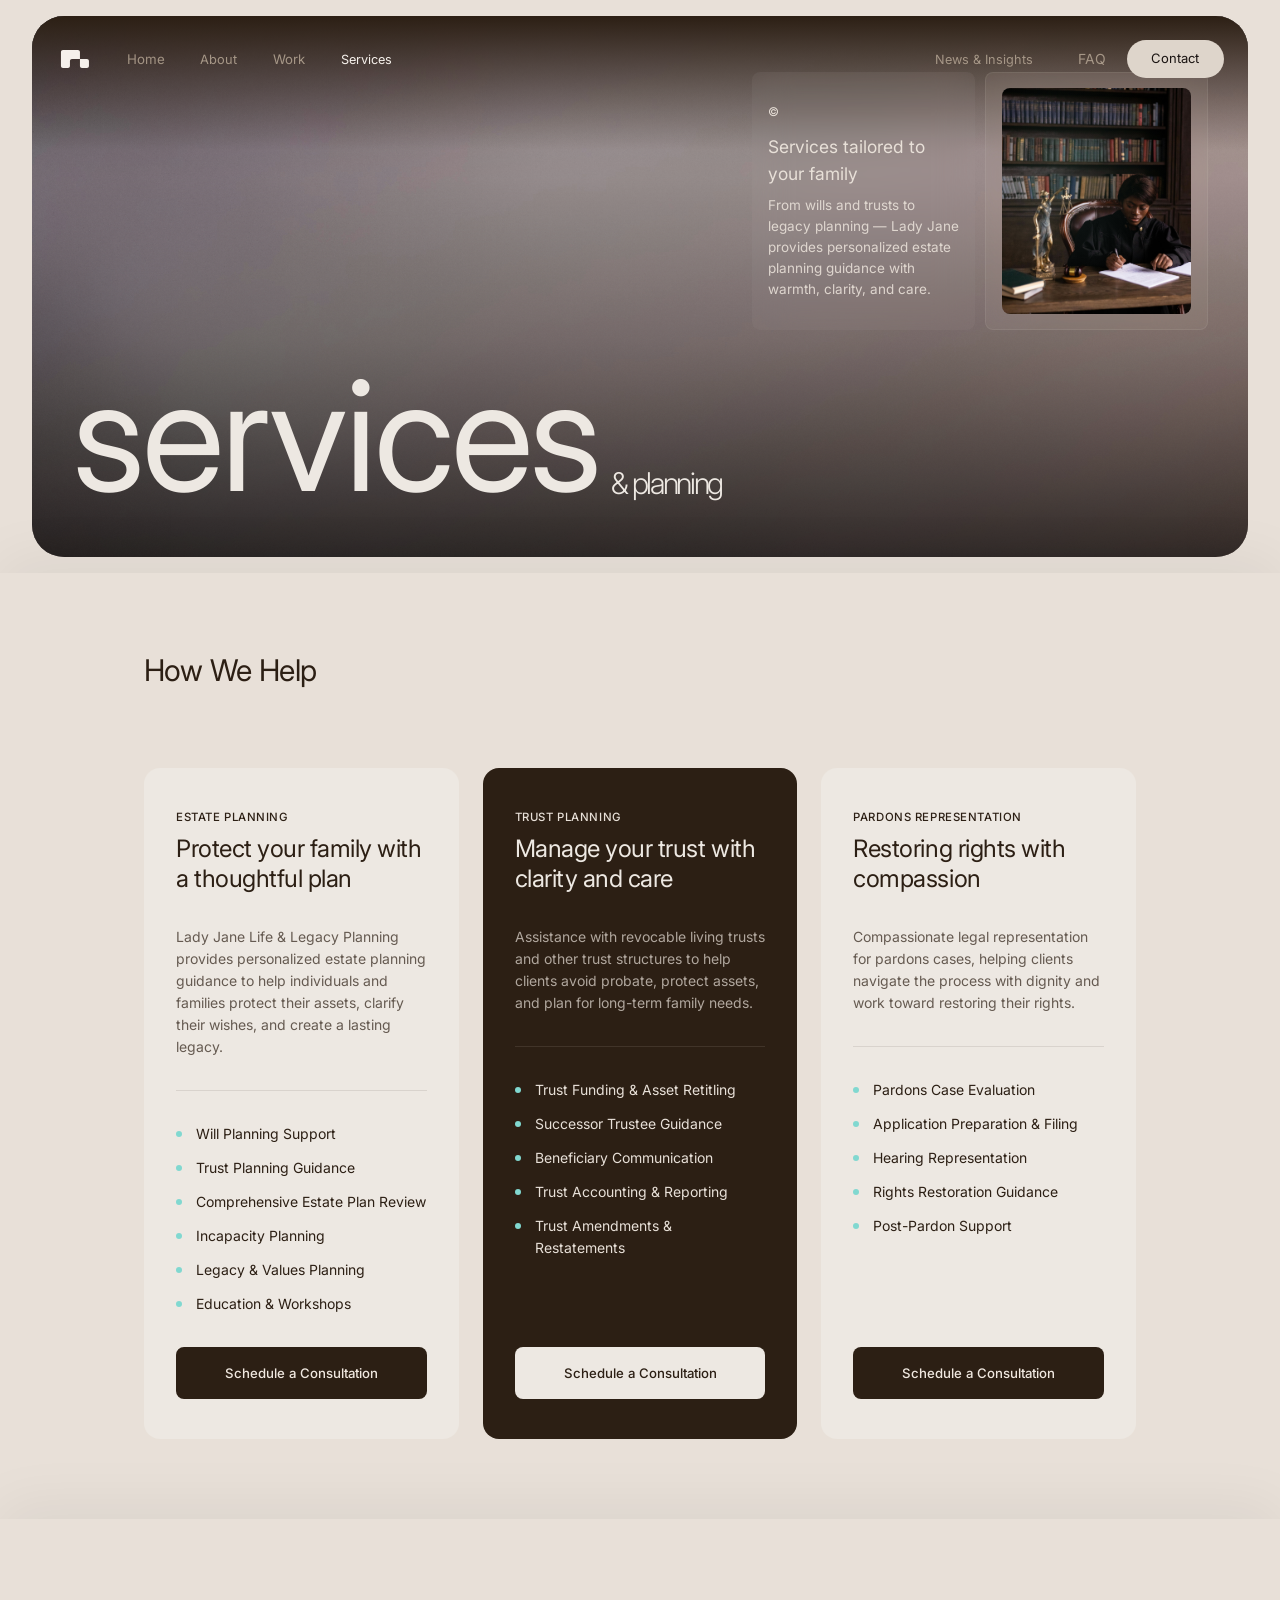
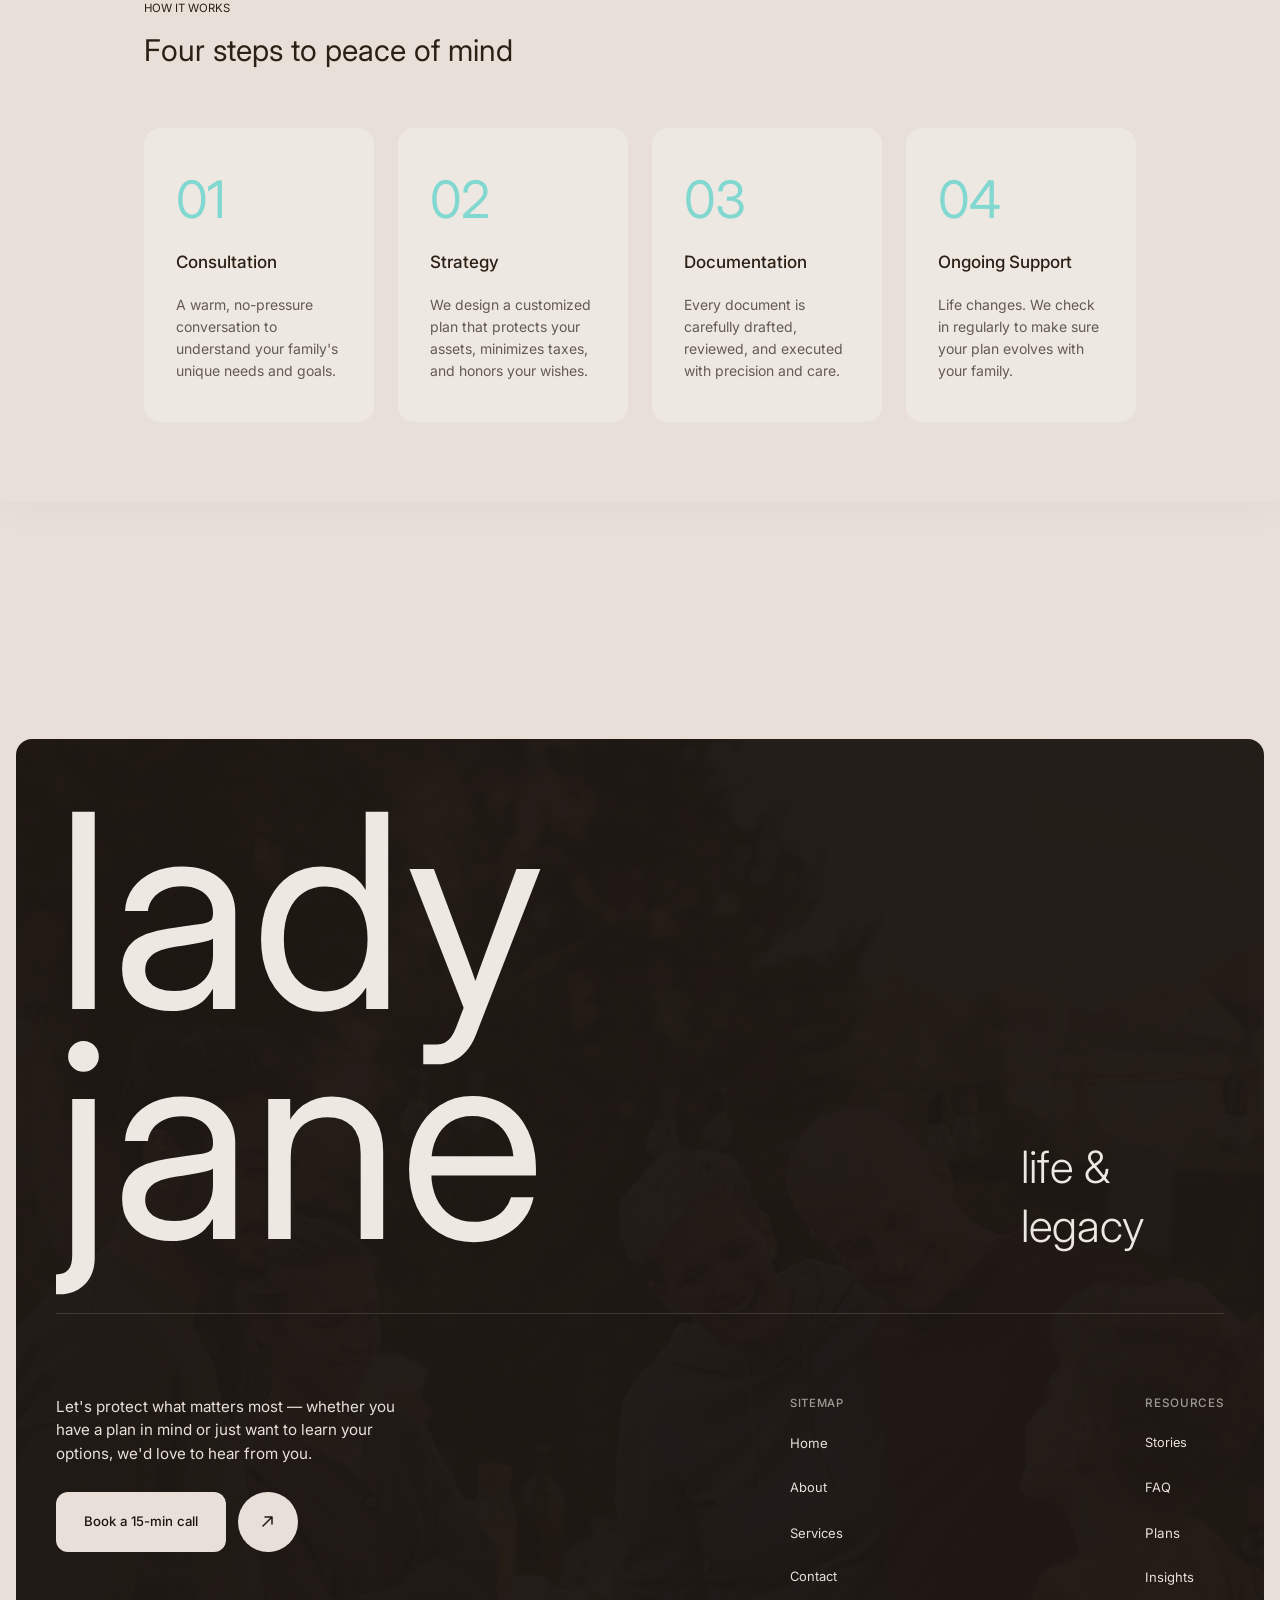
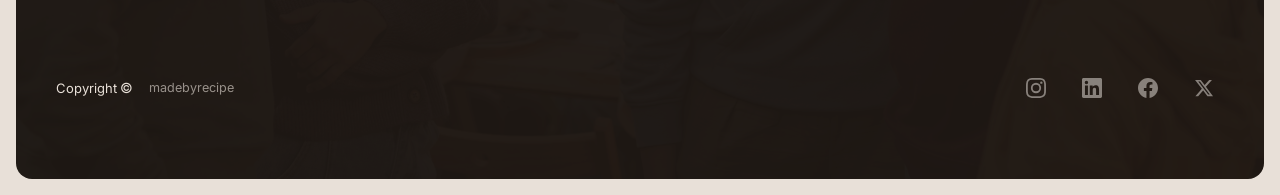
<file: services.html>
<!DOCTYPE html>
<html lang="en">
<head>
  <meta charset="UTF-8" />
  <meta name="viewport" content="width=device-width, initial-scale=1.0" />
  <title>Services — Lady Jane Life & Legacy Planning</title>
  <link rel="preconnect" href="https://fonts.googleapis.com" />
  <link rel="preconnect" href="https://fonts.gstatic.com" crossorigin />
  <link href="https://fonts.googleapis.com/css2?family=Inter:wght@300;400;500&display=swap" rel="stylesheet" />
  <link rel="stylesheet" href="css/styles.css?v=20260303g" />
</head>
<body data-page="services">
  <!-- ========== SITE NAV ========== -->
  <nav class="site-nav" style="width: 100%; padding: 40px 56px 32px 56px; overflow: hidden; justify-content: center; align-items: center; display: inline-flex;">
    <div style="width: 100%; max-width: 1616px; justify-content: space-between; align-items: center; display: flex;">
      <!-- LEFT: Logo + Links -->
      <div class="nav-left" style="justify-content: flex-start; align-items: center; gap: 24px; display: flex;">
        <a href="index.html" class="nav-logo">
          <svg width="37" height="36" viewBox="0 0 37 36" fill="none" xmlns="http://www.w3.org/2000/svg">
            <path d="M21.95 9C23.0545 9 23.95 9.89543 23.95 11V18H15.95C14.8454 18 13.95 18.8954 13.95 20V25C13.95 26.1046 13.0545 27 11.95 27H6.94995C5.84538 27 4.94995 26.1046 4.94995 25V11C4.94995 9.89543 5.84538 9 6.94995 9H21.95ZM32.95 25C32.95 26.1046 32.0545 27 30.95 27H25.95C24.8454 27 23.95 26.1046 23.95 25V18H30.95C32.0545 18 32.95 18.8954 32.95 20V25Z" fill="var(--color-grey-93, #EEEEEE)"/>
          </svg>
        </a>
        <div class="nav-links" style="justify-content: flex-start; align-items: flex-start; gap: 16px; display: flex;">
          <a href="index.html" style="width: 57px; height: 35px; position: relative; overflow: hidden; border-radius: 25px; text-decoration: none;">
            <span class="nav-text" style="left: 10px; top: 7px; position: absolute; color: var(--color-grey-63, #9DA1A2); font-size: 13.3px; font-family: 'Inter', sans-serif; font-weight: 400; line-height: 21px;">Home</span>
            <span class="nav-text-hover" style="left: 10px; top: 36px; position: absolute; color: var(--color-grey-93, #EEEEEE); font-size: 13.3px; font-family: 'Inter', sans-serif; font-weight: 400; line-height: 21px;">Home</span>
          </a>
          <a href="about.html" style="width: 57px; height: 35px; position: relative; overflow: hidden; border-radius: 25px; text-decoration: none;">
            <span class="nav-text" style="left: 10px; top: 7px; position: absolute; color: var(--color-grey-64, #A1A5A6); font-size: 12.8px; font-family: 'Inter', sans-serif; font-weight: 400; line-height: 21px;">About</span>
            <span class="nav-text-hover" style="left: 10px; top: 36px; position: absolute; color: var(--color-grey-93, #EEEEEE); font-size: 12.8px; font-family: 'Inter', sans-serif; font-weight: 400; line-height: 21px;">About</span>
          </a>
          <a href="stories.html" style="width: 52px; height: 35px; position: relative; overflow: hidden; border-radius: 25px; text-decoration: none;">
            <span class="nav-text" style="left: 10px; top: 7px; position: absolute; color: var(--color-grey-64, #A1A5A6); font-size: 13.2px; font-family: 'Inter', sans-serif; font-weight: 400; line-height: 21px;">Work</span>
            <span class="nav-text-hover" style="left: 10px; top: 36px; position: absolute; color: var(--color-grey-93, #EEEEEE); font-size: 13.2px; font-family: 'Inter', sans-serif; font-weight: 400; line-height: 21px;">Work</span>
          </a>
          <a href="services.html" style="width: 72px; height: 35px; position: relative; overflow: hidden; border-radius: 25px; text-decoration: none;">
            <span class="nav-text" style="left: 10px; top: 7px; position: absolute; color: var(--color-grey-64, #A1A5A6); font-size: 12.7px; font-family: 'Inter', sans-serif; font-weight: 400; line-height: 21px;">Services</span>
            <span class="nav-text-hover" style="left: 10px; top: 36px; position: absolute; color: var(--color-grey-93, #EEEEEE); font-size: 12.7px; font-family: 'Inter', sans-serif; font-weight: 400; line-height: 21px;">Services</span>
          </a>
        </div>
      </div>
      <!-- RIGHT: Links + CTA -->
      <div class="nav-right" style="height: 38px; justify-content: flex-start; align-items: center; gap: 13px; display: flex;">
        <div class="nav-links" style="justify-content: flex-start; align-items: flex-start; gap: 13px; display: flex;">
          <a href="blog.html" style="width: 130px; height: 35px; position: relative; overflow: hidden; border-radius: 25px; text-decoration: none;">
            <span class="nav-text" style="left: 10px; top: 7px; position: absolute; color: var(--color-grey-64, #A1A5A6); font-size: 12.7px; font-family: 'Inter', sans-serif; font-weight: 400; line-height: 21px; white-space: nowrap;">News &amp; Insights</span>
            <span class="nav-text-hover" style="left: 10px; top: 36px; position: absolute; color: var(--color-grey-93, #EEEEEE); font-size: 12.7px; font-family: 'Inter', sans-serif; font-weight: 400; line-height: 21px; white-space: nowrap;">News &amp; Insights</span>
          </a>
          <a href="contact.html#faq" style="width: 46px; height: 35px; position: relative; overflow: hidden; border-radius: 25px; text-decoration: none;">
            <span class="nav-text" style="left: 10px; top: 7px; position: absolute; color: var(--color-grey-64, #A1A5A6); font-size: 13.9px; font-family: 'Inter', sans-serif; font-weight: 400; line-height: 21px;">FAQ</span>
            <span class="nav-text-hover" style="left: 10px; top: 36px; position: absolute; color: var(--color-grey-93, #EEEEEE); font-size: 13.9px; font-family: 'Inter', sans-serif; font-weight: 400; line-height: 21px;">FAQ</span>
          </a>
        </div>
        <a href="contact.html" class="nav-cta" style="width: 96.85px; align-self: stretch; position: relative; background: var(--color-grey-87, #DFDFDF); overflow: hidden; border-radius: 20px; text-decoration: none;">
          <span class="nav-text" style="left: 24px; top: 8px; position: absolute; color: var(--color-grey-7, #111111); font-size: 13px; font-family: 'Inter', sans-serif; font-weight: 400; line-height: 21px;">Contact</span>
          <span class="nav-text-hover" style="left: 24px; top: 45px; position: absolute; color: var(--color-grey-7, #111111); font-size: 13px; font-family: 'Inter', sans-serif; font-weight: 400; line-height: 21px;">Contact</span>
        </a>
      </div>
      <button class="nav-hamburger" aria-label="Toggle menu">
        <span class="menu-label">MENU</span>
        <span class="close-label">CLOSE</span>
      </button>
    </div>
  </nav>
  <!-- Mobile Menu -->
  <div class="nav-mobile-menu">
    <a href="index.html">Home</a>
    <a href="about.html">About</a>
    <a href="stories.html">Work</a>
    <a href="services.html">Services</a>
    <a href="blog.html">News & Insights</a>
    <a href="contact.html" class="nav-cta">Contact</a>
  </div>

  <div class="page">
    <!-- ========== SECTION 1: Header - Hero ========== -->
    <section class="section hero hero--page" id="hero">
      <div class="hero-container">
        <!-- Hero Background Photo -->
        <img class="hero-bg-video" src="assets/images/Site media/kamran-abdullayev-55uqEpGgXzw-unsplash.jpg" alt="" />
        <div class="hero-navbar"></div>
        <div class="hero-wrapper">
          <div class="hero-banner anim-child">
            <div class="hero-banner-left">
              <div class="hero-banner-wrap">
                <div class="copyright">©</div>
                <div class="hero-banner-content">
                  <div class="line1">Services tailored to your family</div>
                  <div class="line2">From wills and trusts to legacy planning — Lady Jane provides personalized estate planning guidance with warmth, clarity, and care.</div>
                </div>
              </div>
            </div>
            <div class="hero-banner-right">
              <div class="img-wrap"><img src="assets/images/Site media/pexels-ekaterina-bolovtsova-6077294.jpg" alt="Attorney reviewing estate planning documents" style="width:100%;height:100%;object-fit:cover;" /></div>
            </div>
          </div>
          <div class="hero-bottom anim-child">
            <div class="hero-heading-wrapper">
              <div class="hero-heading">
                <span class="sonido">services</span>
                <span class="studio">& planning</span>
              </div>
              <p class="hero-mobile-desc">Wills, trusts, and legacy planning — protecting what matters most to your family.</p>
            </div>
          </div>
        </div>
      </div>
    </section>

    <!-- ========== SERVICE DETAILS ========== -->
    <section class="section services" id="services-detail" style="height:auto;">
      <div class="section-container" style="height:auto;">
        <div class="pricing-wrap">
          <div class="pricing-heading anim-child">
            <span class="tag">How We Help</span>
          </div>
          <div class="pricing-cards anim-child">
            <div class="pricing-card">
              <div class="pricing-card-header">
                <span class="plan-name">Estate Planning</span>
                <h3 class="service-card-title">Protect your family with a thoughtful plan</h3>
              </div>
              <p class="plan-desc">Lady Jane Life & Legacy Planning provides personalized estate planning guidance to help individuals and families protect their assets, clarify their wishes, and create a lasting legacy.</p>
              <div class="pricing-divider"></div>
              <ul class="pricing-features">
                <li>Will Planning Support</li>
                <li>Trust Planning Guidance</li>
                <li>Comprehensive Estate Plan Review</li>
                <li>Incapacity Planning</li>
                <li>Legacy & Values Planning</li>
                <li>Education & Workshops</li>
              </ul>
              <a href="contact.html" class="btn-pricing">Schedule a Consultation</a>
            </div>
            <div class="pricing-card featured">
              <div class="pricing-card-header">
                <span class="plan-name">Trust Planning</span>
                <h3 class="service-card-title">Manage your trust with clarity and care</h3>
              </div>
              <p class="plan-desc">Assistance with revocable living trusts and other trust structures to help clients avoid probate, protect assets, and plan for long-term family needs.</p>
              <div class="pricing-divider"></div>
              <ul class="pricing-features">
                <li>Trust Funding & Asset Retitling</li>
                <li>Successor Trustee Guidance</li>
                <li>Beneficiary Communication</li>
                <li>Trust Accounting & Reporting</li>
                <li>Trust Amendments & Restatements</li>
              </ul>
              <a href="contact.html" class="btn-pricing">Schedule a Consultation</a>
            </div>
            <div class="pricing-card">
              <div class="pricing-card-header">
                <span class="plan-name">Pardons Representation</span>
                <h3 class="service-card-title">Restoring rights with compassion</h3>
              </div>
              <p class="plan-desc">Compassionate legal representation for pardons cases, helping clients navigate the process with dignity and work toward restoring their rights.</p>
              <div class="pricing-divider"></div>
              <ul class="pricing-features">
                <li>Pardons Case Evaluation</li>
                <li>Application Preparation & Filing</li>
                <li>Hearing Representation</li>
                <li>Rights Restoration Guidance</li>
                <li>Post-Pardon Support</li>
              </ul>
              <a href="contact.html" class="btn-pricing">Schedule a Consultation</a>
            </div>
          </div>
        </div>
      </div>
    </section>

    <!-- ========== HOW IT WORKS ========== -->
    <section class="section process-section" id="process">
      <div class="section-container">
        <div class="process-heading anim-child">
          <span class="tag">HOW IT WORKS</span>
          <h2>Four steps to peace of mind</h2>
        </div>
        <div class="process-steps anim-child">
          <div class="process-step">
            <span class="step-number">01</span>
            <h3 class="step-title">Consultation</h3>
            <p class="step-desc">A warm, no-pressure conversation to understand your family's unique needs and goals.</p>
          </div>
          <div class="process-step">
            <span class="step-number">02</span>
            <h3 class="step-title">Strategy</h3>
            <p class="step-desc">We design a customized plan that protects your assets, minimizes taxes, and honors your wishes.</p>
          </div>
          <div class="process-step">
            <span class="step-number">03</span>
            <h3 class="step-title">Documentation</h3>
            <p class="step-desc">Every document is carefully drafted, reviewed, and executed with precision and care.</p>
          </div>
          <div class="process-step">
            <span class="step-number">04</span>
            <h3 class="step-title">Ongoing Support</h3>
            <p class="step-desc">Life changes. We check in regularly to make sure your plan evolves with your family.</p>
          </div>
        </div>
      </div>
    </section>

    <!-- ========== BANNER / CTA ========== -->
    <section class="section banner" id="banner">
      <div class="section-container">
        <div class="banner-wrap anim-child">
          <div class="banner-text">
            <h2>Your family's <span class="accent">legacy</span> starts here</h2>
          </div>
          <div class="banner-cta">
            <a href="contact.html" class="pricing-cta-group cta-brown" style="text-decoration: none;">
              <span class="pricing-cta-main">
                <span class="pricing-cta-label">Book a Consultation</span>
                <svg class="pricing-cta-arrow-right" width="18" height="18" viewBox="0 0 18 18" fill="none">
                  <path d="M3.5 9H14.5M14.5 9L10 4.5M14.5 9L10 13.5" stroke="currentColor" stroke-width="1.5" stroke-linecap="round" stroke-linejoin="round"/>
                </svg>
              </span>
              <span class="pricing-cta-circle">
                <svg width="11" height="11" viewBox="0 0 11 11" fill="none">
                  <path d="M1 10L10 1M10 1H3M10 1V8" stroke="currentColor" stroke-width="1.5" stroke-linecap="round" stroke-linejoin="round"/>
                </svg>
              </span>
            </a>
          </div>
        </div>
      </div>
    </section>

    <!-- ========== FOOTER ========== -->
    <footer id="footer" style="width: 100%; padding: 15.87px; background: var(--color-grey-84, #D3D8DA); overflow: hidden; flex-direction: column; justify-content: center; align-items: center; display: inline-flex;">
      <div style="align-self: stretch; min-height: 700px; padding-left: 39.67px; padding-right: 39.67px; position: relative; background: var(--color-grey-9, #161616); overflow: hidden; border-radius: 16px; flex-direction: column; justify-content: flex-start; align-items: flex-start; display: flex;">
        <div style="width: 100%; height: 100%; left: 0; top: 0; position: absolute; opacity: 0.15; overflow: hidden;">
          <img style="width: 100%; height: 100%; object-fit: cover; opacity: 0.20;" src="assets/images/Site media/pexels-askar-abayev-5638599.jpg" alt="" />
        </div>
        <div style="align-self: stretch; padding-top: 55.54px; padding-bottom: 31.74px; flex-direction: column; justify-content: space-between; align-items: flex-start; gap: 80px; display: flex; position: relative; z-index: 1; min-height: 600px;">
          <div style="align-self: stretch; overflow: hidden; flex-direction: column; justify-content: center; align-items: center; gap: 79.35px; display: flex;">
            <div style="align-self: stretch; flex-direction: column; justify-content: flex-start; align-items: flex-start; gap: 55.55px; display: flex;">
              <div style="justify-content: flex-start; align-items: flex-end; gap: 11.9px; display: inline-flex;">
                <div style="color: var(--color-grey-89, #E0E4E5); font-size: 271.3px; font-family: 'Inter', sans-serif; font-weight: 400; line-height: 230.42px;">lady jane</div>
                <div style="color: var(--color-grey-89, #E0E4E5); font-size: 44.5px; font-family: 'Inter', sans-serif; font-weight: 300; line-height: 59.11px;">life & legacy</div>
              </div>
              <div style="align-self: stretch; height: 3.96px; flex-direction: column; justify-content: center; align-items: flex-start; display: flex;">
                <div style="align-self: stretch; height: 1px; opacity: 0.15; background: var(--color-grey-89, #E0E4E5);"></div>
              </div>
            </div>
            <div style="align-self: stretch; justify-content: space-between; align-items: flex-start; display: inline-flex; flex-wrap: wrap; align-content: flex-start;">
              <div style="flex: 1 1 0; max-width: 433px; padding-right: 63.48px; flex-direction: column; justify-content: flex-start; align-items: flex-start; gap: 25.79px; display: inline-flex;">
                <div style="align-self: stretch; color: var(--color-grey-84, #D3D8DA); font-size: 15.2px; font-family: 'Inter', sans-serif; font-weight: 400; line-height: 23.8px;">Let's protect what matters most — whether you have a plan in mind or just want to learn your options, we'd love to hear from you.</div>
                <a href="contact.html" class="pricing-cta-group cta-light" style="text-decoration: none;">
                  <span class="pricing-cta-main">
                    <span class="pricing-cta-label">Book a 15-min call</span>
                    <svg class="pricing-cta-arrow-right" width="18" height="18" viewBox="0 0 18 18" fill="none">
                      <path d="M3.5 9H14.5M14.5 9L10 4.5M14.5 9L10 13.5" stroke="currentColor" stroke-width="1.5" stroke-linecap="round" stroke-linejoin="round"/>
                    </svg>
                  </span>
                  <span class="pricing-cta-circle">
                    <svg width="11" height="11" viewBox="0 0 11 11" fill="none">
                      <path d="M1 10L10 1M10 1H3M10 1V8" stroke="currentColor" stroke-width="1.5" stroke-linecap="round" stroke-linejoin="round"/>
                    </svg>
                  </span>
                </a>
              </div>
              <div style="flex-direction: column; justify-content: flex-start; align-items: flex-start; gap: 20.83px; display: inline-flex;">
                <div style="opacity: 0.60; color: var(--color-grey-93, #EEEEEE); font-size: 11.3px; font-family: 'Inter', sans-serif; font-weight: 500; text-transform: uppercase; line-height: 17.85px; letter-spacing: 0.71px;">Sitemap</div>
                <div style="flex-direction: column; justify-content: flex-start; align-items: flex-start; gap: 23.8px; display: flex;">
                  <a href="index.html" style="color: var(--color-grey-84, #D3D8DA); font-size: 13.2px; font-family: 'Inter', sans-serif; font-weight: 400; line-height: 20.83px; text-decoration: none;">Home</a>
                  <a href="about.html" style="color: var(--color-grey-84, #D3D8DA); font-size: 12.9px; font-family: 'Inter', sans-serif; font-weight: 400; line-height: 20.83px; text-decoration: none;">About</a>
                  <a href="services.html" style="color: var(--color-grey-84, #D3D8DA); font-size: 13.1px; font-family: 'Inter', sans-serif; font-weight: 400; line-height: 20.83px; text-decoration: none;">Services</a>
                  <a href="contact.html" style="color: var(--color-grey-84, #D3D8DA); font-size: 12.9px; font-family: 'Inter', sans-serif; font-weight: 400; line-height: 20.83px; text-decoration: none;">Contact</a>
                </div>
              </div>
              <div style="flex-direction: column; justify-content: flex-start; align-items: flex-start; gap: 20.83px; display: inline-flex;">
                <div style="opacity: 0.60; color: var(--color-grey-93, #EEEEEE); font-size: 11.7px; font-family: 'Inter', sans-serif; font-weight: 500; text-transform: uppercase; line-height: 17.85px; letter-spacing: 0.71px;">Resources</div>
                <div style="flex-direction: column; justify-content: flex-start; align-items: flex-start; gap: 23.8px; display: flex;">
                  <a href="stories.html" style="color: var(--color-grey-84, #D3D8DA); font-size: 12.8px; font-family: 'Inter', sans-serif; font-weight: 400; line-height: 20.83px; text-decoration: none;">Stories</a>
                  <a href="plans.html#faq" style="color: var(--color-grey-84, #D3D8DA); font-size: 12.9px; font-family: 'Inter', sans-serif; font-weight: 400; line-height: 20.83px; text-decoration: none;">FAQ</a>
                  <a href="plans.html" style="color: var(--color-grey-84, #D3D8DA); font-size: 13.4px; font-family: 'Inter', sans-serif; font-weight: 400; line-height: 20.83px; text-decoration: none;">Plans</a>
                  <a href="about.html#news" style="color: var(--color-grey-84, #D3D8DA); font-size: 13.1px; font-family: 'Inter', sans-serif; font-weight: 400; line-height: 20.83px; text-decoration: none;">Insights</a>
                </div>
              </div>
            </div>
          </div>
          <!-- Bottom Bar -->
          <div class="footer-bottom" style="align-self: stretch; justify-content: space-between; align-items: center; display: inline-flex;">
            <div style="justify-content: center; align-items: center; gap: 15.9px; display: flex;">
              <div style="justify-content: flex-start; align-items: center; gap: 3.97px; display: flex;">
                <span style="color: var(--color-grey-84, #D3D8DA); font-size: 13px; font-family: 'Inter', sans-serif; font-weight: 400; line-height: 20.83px;">Copyright</span>
                <span style="color: var(--color-grey-84, #D3D8DA); font-size: 13.9px; font-family: 'Inter', sans-serif; font-weight: 400; line-height: 20.83px;">&copy;</span>
              </div>
              <div style="justify-content: flex-start; align-items: flex-start; gap: 3.96px; display: flex;">
                <a href="https://madebyrecipe.com" target="_blank" style="color: var(--color-grey-84, #D3D8DA); font-size: 12.6px; font-family: 'Inter', sans-serif; font-weight: 400; line-height: 20.83px; text-decoration: none; opacity: 0.6; transition: opacity 0.3s;">madebyrecipe</a>
              </div>
            </div>
            <div class="footer-social">
              <a href="#" aria-label="Instagram">
                <svg viewBox="0 0 24 24" width="18" height="18" fill="currentColor"><path d="M12 2.163c3.204 0 3.584.012 4.85.07 3.252.148 4.771 1.691 4.919 4.919.058 1.265.069 1.645.069 4.849 0 3.205-.012 3.584-.069 4.849-.149 3.225-1.664 4.771-4.919 4.919-1.266.058-1.644.07-4.85.07-3.204 0-3.584-.012-4.849-.07-3.26-.149-4.771-1.699-4.919-4.92-.058-1.265-.07-1.644-.07-4.849 0-3.204.013-3.583.07-4.849.149-3.227 1.664-4.771 4.919-4.919 1.266-.057 1.645-.069 4.849-.069zM12 0C8.741 0 8.333.014 7.053.072 2.695.272.273 2.69.073 7.052.014 8.333 0 8.741 0 12c0 3.259.014 3.668.072 4.948.2 4.358 2.618 6.78 6.98 6.98C8.333 23.986 8.741 24 12 24c3.259 0 3.668-.014 4.948-.072 4.354-.2 6.782-2.618 6.979-6.98.059-1.28.073-1.689.073-4.948 0-3.259-.014-3.667-.072-4.947-.196-4.354-2.617-6.78-6.979-6.98C15.668.014 15.259 0 12 0zm0 5.838a6.162 6.162 0 100 12.324 6.162 6.162 0 000-12.324zM12 16a4 4 0 110-8 4 4 0 010 8zm6.406-11.845a1.44 1.44 0 100 2.881 1.44 1.44 0 000-2.881z"/></svg>
              </a>
              <a href="#" aria-label="LinkedIn">
                <svg viewBox="0 0 24 24" width="18" height="18" fill="currentColor"><path d="M20.447 20.452h-3.554v-5.569c0-1.328-.027-3.037-1.852-3.037-1.853 0-2.136 1.445-2.136 2.939v5.667H9.351V9h3.414v1.561h.046c.477-.9 1.637-1.85 3.37-1.85 3.601 0 4.267 2.37 4.267 5.455v6.286zM5.337 7.433a2.062 2.062 0 01-2.063-2.065 2.064 2.064 0 112.063 2.065zm1.782 13.019H3.555V9h3.564v11.452zM22.225 0H1.771C.792 0 0 .774 0 1.729v20.542C0 23.227.792 24 1.771 24h20.451C23.2 24 24 23.227 24 22.271V1.729C24 .774 23.2 0 22.222 0h.003z"/></svg>
              </a>
              <a href="#" aria-label="Facebook">
                <svg viewBox="0 0 24 24" width="18" height="18" fill="currentColor"><path d="M24 12.073c0-6.627-5.373-12-12-12s-12 5.373-12 12c0 5.99 4.388 10.954 10.125 11.854v-8.385H7.078v-3.47h3.047V9.43c0-3.007 1.792-4.669 4.533-4.669 1.312 0 2.686.235 2.686.235v2.953H15.83c-1.491 0-1.956.925-1.956 1.874v2.25h3.328l-.532 3.47h-2.796v8.385C19.612 23.027 24 18.062 24 12.073z"/></svg>
              </a>
              <a href="#" aria-label="Twitter">
                <svg viewBox="0 0 24 24" width="18" height="18" fill="currentColor"><path d="M18.244 2.25h3.308l-7.227 8.26 8.502 11.24H16.17l-5.214-6.817L4.99 21.75H1.68l7.73-8.835L1.254 2.25H8.08l4.713 6.231zm-1.161 17.52h1.833L7.084 4.126H5.117z"/></svg>
              </a>
            </div>
          </div>
        </div>
      </div>
    </footer>
  </div>

  <script src="js/main.js"></script>
</body>
</html>
</file>
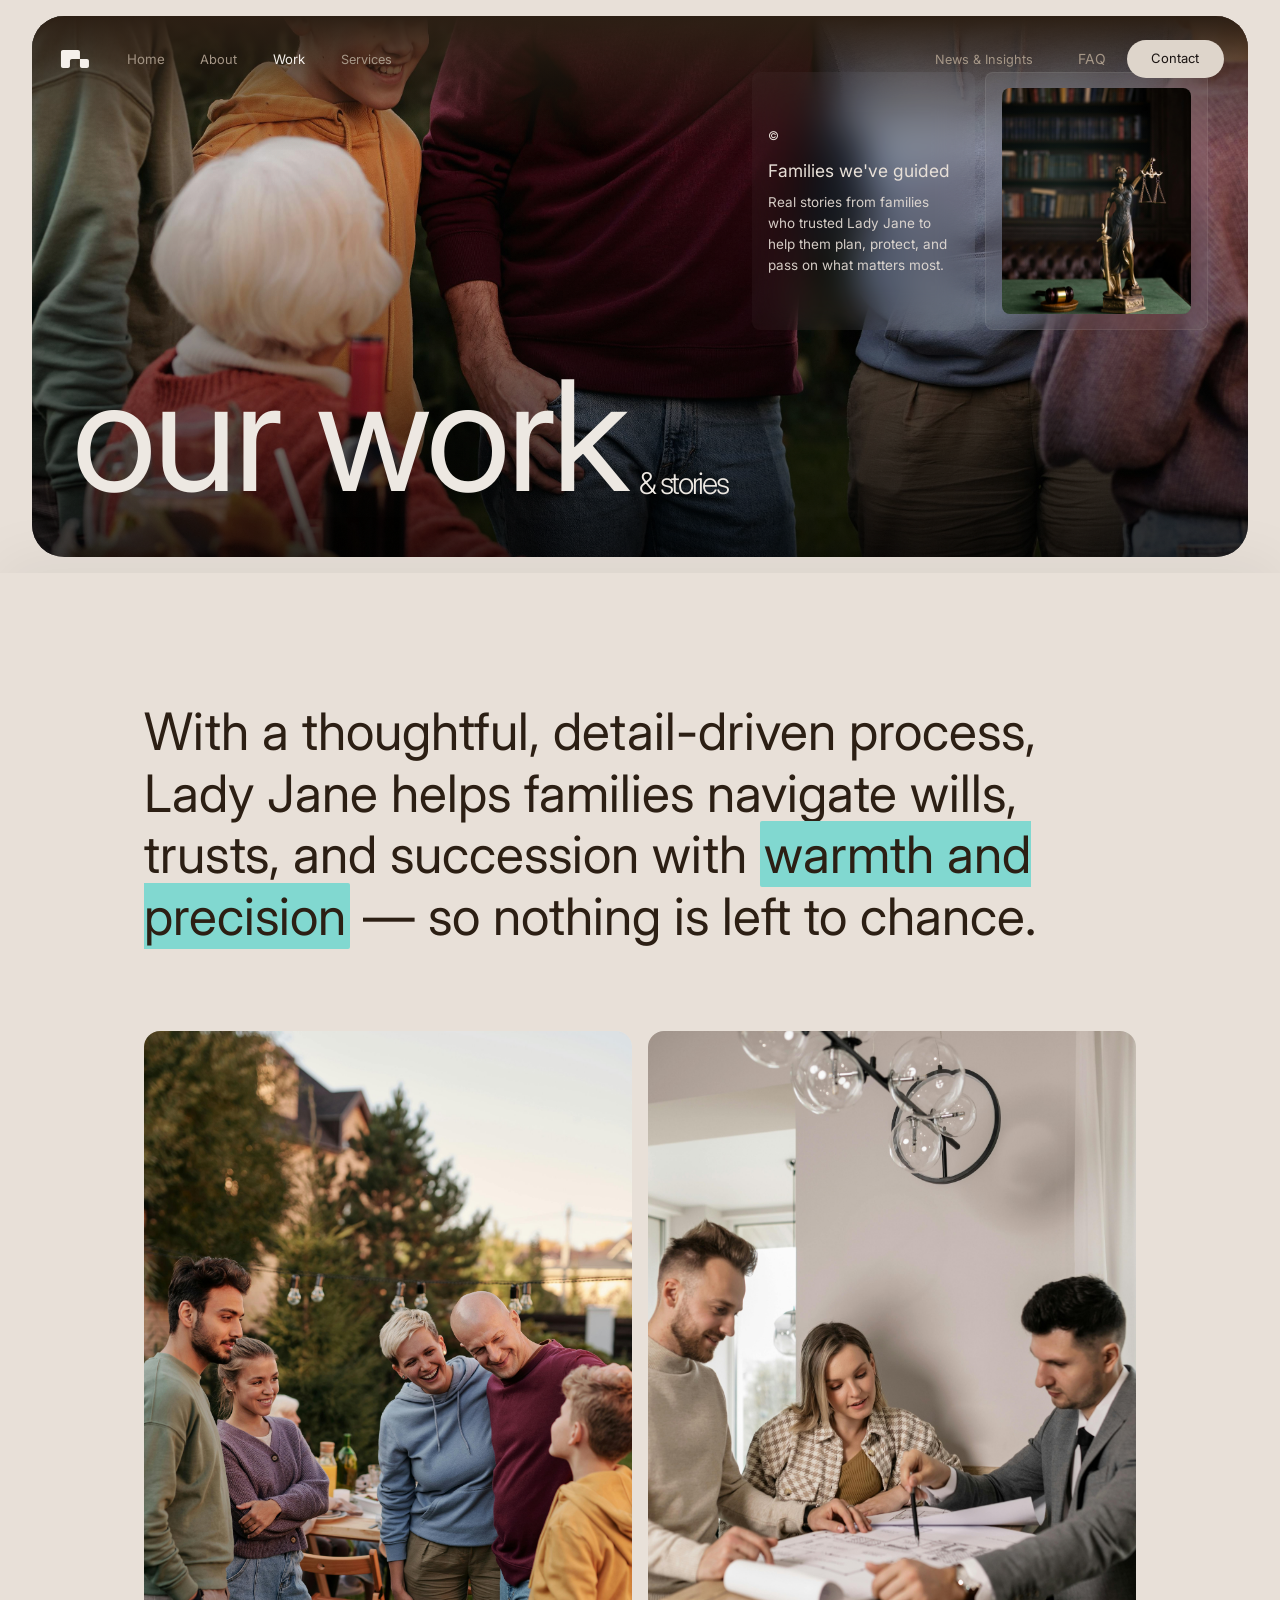
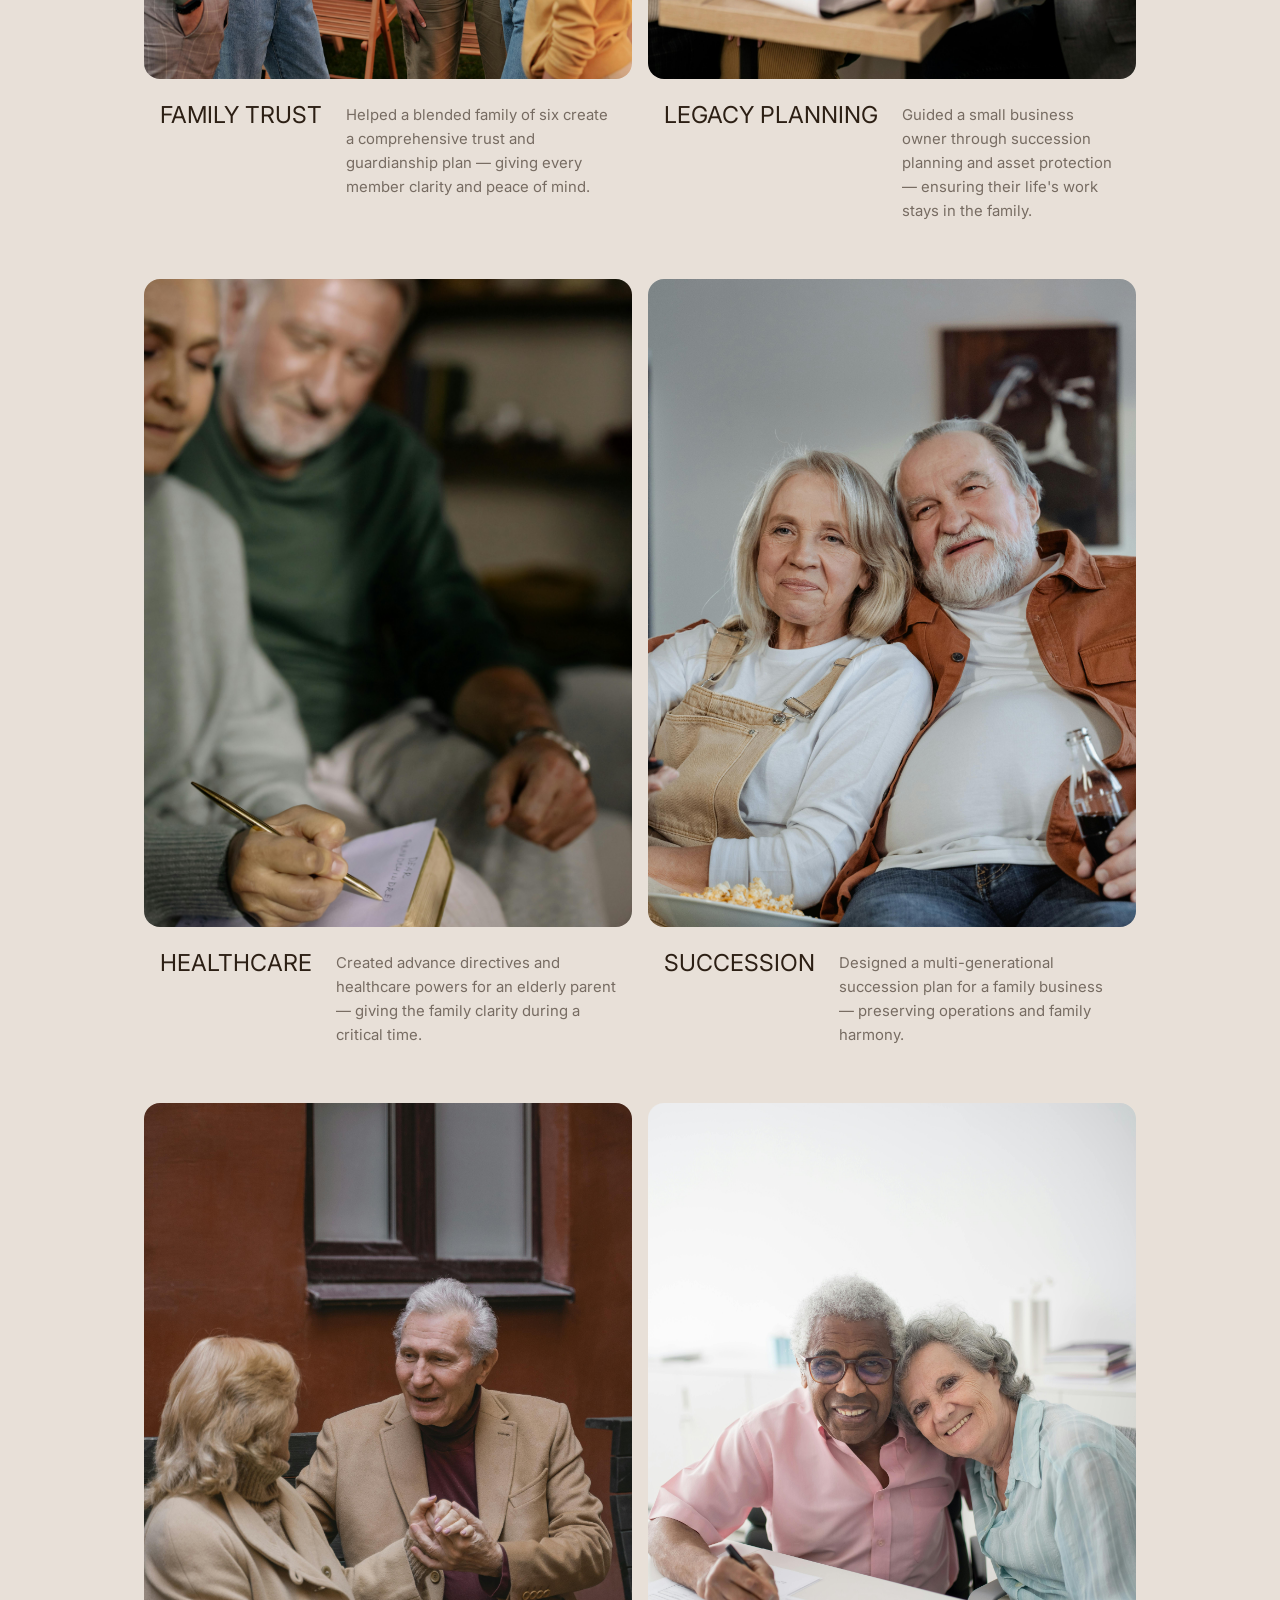
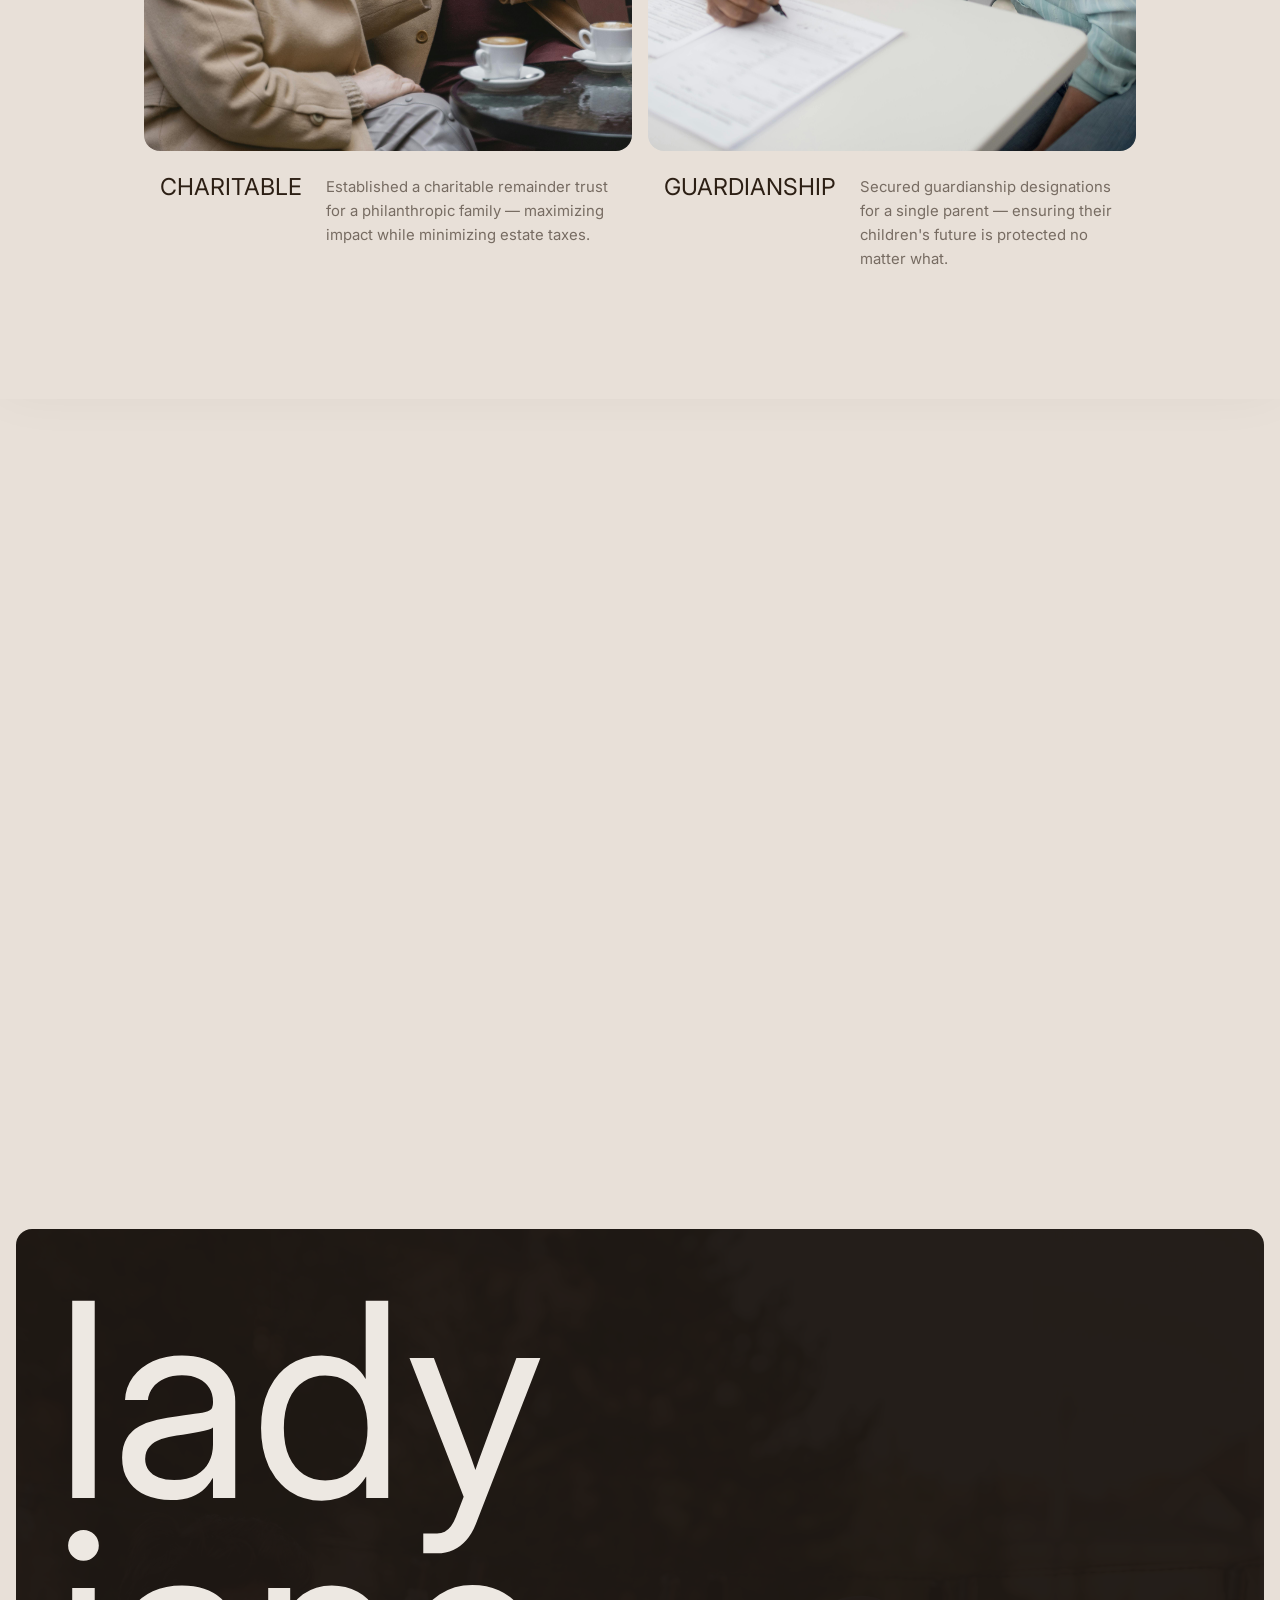
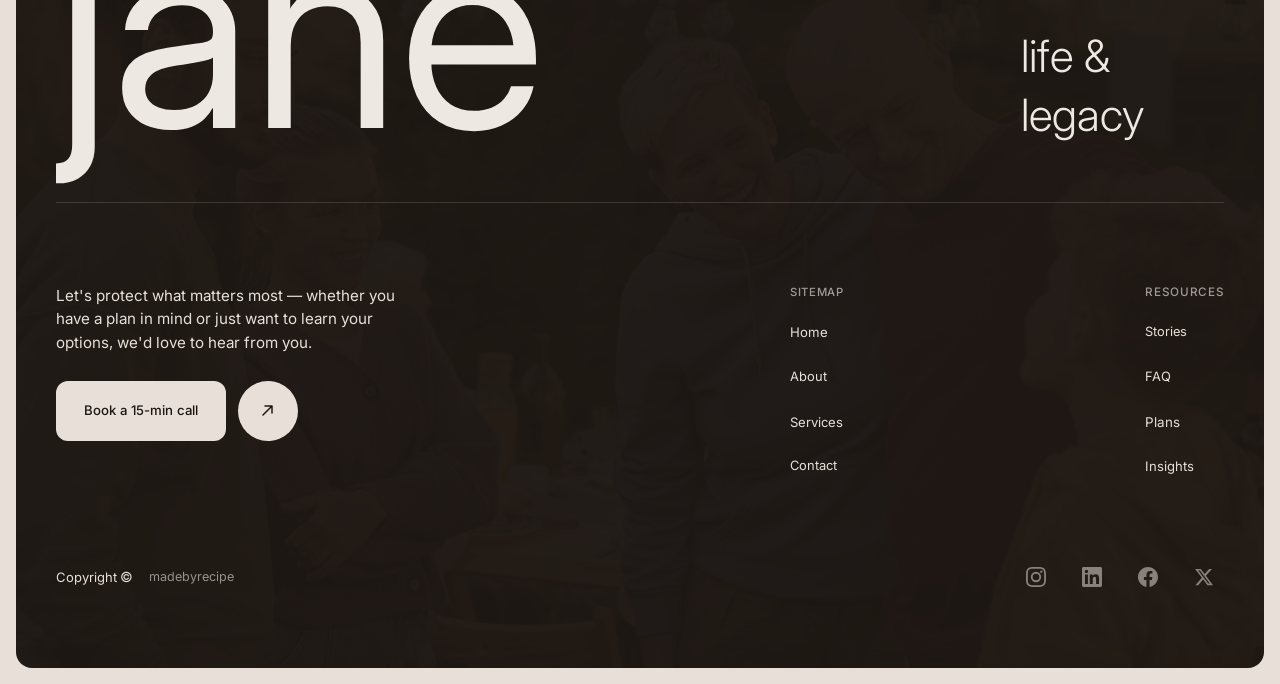
<file: stories.html>
<!DOCTYPE html>
<html lang="en">
<head>
  <meta charset="UTF-8" />
  <meta name="viewport" content="width=device-width, initial-scale=1.0" />
  <title>Client Stories — Lady Jane Life & Legacy Planning</title>
  <link rel="preconnect" href="https://fonts.googleapis.com" />
  <link rel="preconnect" href="https://fonts.gstatic.com" crossorigin />
  <link href="https://fonts.googleapis.com/css2?family=Inter:wght@300;400;500&display=swap" rel="stylesheet" />
  <link rel="stylesheet" href="css/styles.css?v=20260303e" />
</head>
<body data-page="stories">
  <!-- ========== SITE NAV ========== -->
  <nav class="site-nav" style="width: 100%; padding: 40px 56px 32px 56px; overflow: hidden; justify-content: center; align-items: center; display: inline-flex;">
    <div style="width: 100%; max-width: 1616px; justify-content: space-between; align-items: center; display: flex;">
      <!-- LEFT: Logo + Links -->
      <div class="nav-left" style="justify-content: flex-start; align-items: center; gap: 24px; display: flex;">
        <a href="index.html" class="nav-logo">
          <svg width="37" height="36" viewBox="0 0 37 36" fill="none" xmlns="http://www.w3.org/2000/svg">
            <path d="M21.95 9C23.0545 9 23.95 9.89543 23.95 11V18H15.95C14.8454 18 13.95 18.8954 13.95 20V25C13.95 26.1046 13.0545 27 11.95 27H6.94995C5.84538 27 4.94995 26.1046 4.94995 25V11C4.94995 9.89543 5.84538 9 6.94995 9H21.95ZM32.95 25C32.95 26.1046 32.0545 27 30.95 27H25.95C24.8454 27 23.95 26.1046 23.95 25V18H30.95C32.0545 18 32.95 18.8954 32.95 20V25Z" fill="var(--color-grey-93, #EEEEEE)"/>
          </svg>
        </a>
        <div class="nav-links" style="justify-content: flex-start; align-items: flex-start; gap: 16px; display: flex;">
          <a href="index.html" style="width: 57px; height: 35px; position: relative; overflow: hidden; border-radius: 25px; text-decoration: none;">
            <span class="nav-text" style="left: 10px; top: 7px; position: absolute; color: var(--color-grey-63, #9DA1A2); font-size: 13.3px; font-family: 'Inter', sans-serif; font-weight: 400; line-height: 21px;">Home</span>
            <span class="nav-text-hover" style="left: 10px; top: 36px; position: absolute; color: var(--color-grey-93, #EEEEEE); font-size: 13.3px; font-family: 'Inter', sans-serif; font-weight: 400; line-height: 21px;">Home</span>
          </a>
          <a href="about.html" style="width: 57px; height: 35px; position: relative; overflow: hidden; border-radius: 25px; text-decoration: none;">
            <span class="nav-text" style="left: 10px; top: 7px; position: absolute; color: var(--color-grey-64, #A1A5A6); font-size: 12.8px; font-family: 'Inter', sans-serif; font-weight: 400; line-height: 21px;">About</span>
            <span class="nav-text-hover" style="left: 10px; top: 36px; position: absolute; color: var(--color-grey-93, #EEEEEE); font-size: 12.8px; font-family: 'Inter', sans-serif; font-weight: 400; line-height: 21px;">About</span>
          </a>
          <a href="stories.html" style="width: 52px; height: 35px; position: relative; overflow: hidden; border-radius: 25px; text-decoration: none;">
            <span class="nav-text" style="left: 10px; top: 7px; position: absolute; color: var(--color-grey-64, #A1A5A6); font-size: 13.2px; font-family: 'Inter', sans-serif; font-weight: 400; line-height: 21px;">Work</span>
            <span class="nav-text-hover" style="left: 10px; top: 36px; position: absolute; color: var(--color-grey-93, #EEEEEE); font-size: 13.2px; font-family: 'Inter', sans-serif; font-weight: 400; line-height: 21px;">Work</span>
          </a>
          <a href="services.html" style="width: 72px; height: 35px; position: relative; overflow: hidden; border-radius: 25px; text-decoration: none;">
            <span class="nav-text" style="left: 10px; top: 7px; position: absolute; color: var(--color-grey-64, #A1A5A6); font-size: 12.7px; font-family: 'Inter', sans-serif; font-weight: 400; line-height: 21px;">Services</span>
            <span class="nav-text-hover" style="left: 10px; top: 36px; position: absolute; color: var(--color-grey-93, #EEEEEE); font-size: 12.7px; font-family: 'Inter', sans-serif; font-weight: 400; line-height: 21px;">Services</span>
          </a>
        </div>
      </div>
      <!-- RIGHT: Links + CTA -->
      <div class="nav-right" style="height: 38px; justify-content: flex-start; align-items: center; gap: 13px; display: flex;">
        <div class="nav-links" style="justify-content: flex-start; align-items: flex-start; gap: 13px; display: flex;">
          <a href="blog.html" style="width: 130px; height: 35px; position: relative; overflow: hidden; border-radius: 25px; text-decoration: none;">
            <span class="nav-text" style="left: 10px; top: 7px; position: absolute; color: var(--color-grey-64, #A1A5A6); font-size: 12.7px; font-family: 'Inter', sans-serif; font-weight: 400; line-height: 21px; white-space: nowrap;">News &amp; Insights</span>
            <span class="nav-text-hover" style="left: 10px; top: 36px; position: absolute; color: var(--color-grey-93, #EEEEEE); font-size: 12.7px; font-family: 'Inter', sans-serif; font-weight: 400; line-height: 21px; white-space: nowrap;">News &amp; Insights</span>
          </a>
          <a href="contact.html#faq" style="width: 46px; height: 35px; position: relative; overflow: hidden; border-radius: 25px; text-decoration: none;">
            <span class="nav-text" style="left: 10px; top: 7px; position: absolute; color: var(--color-grey-64, #A1A5A6); font-size: 13.9px; font-family: 'Inter', sans-serif; font-weight: 400; line-height: 21px;">FAQ</span>
            <span class="nav-text-hover" style="left: 10px; top: 36px; position: absolute; color: var(--color-grey-93, #EEEEEE); font-size: 13.9px; font-family: 'Inter', sans-serif; font-weight: 400; line-height: 21px;">FAQ</span>
          </a>
        </div>
        <a href="contact.html" class="nav-cta" style="width: 96.85px; align-self: stretch; position: relative; background: var(--color-grey-87, #DFDFDF); overflow: hidden; border-radius: 20px; text-decoration: none;">
          <span class="nav-text" style="left: 24px; top: 8px; position: absolute; color: var(--color-grey-7, #111111); font-size: 13px; font-family: 'Inter', sans-serif; font-weight: 400; line-height: 21px;">Contact</span>
          <span class="nav-text-hover" style="left: 24px; top: 45px; position: absolute; color: var(--color-grey-7, #111111); font-size: 13px; font-family: 'Inter', sans-serif; font-weight: 400; line-height: 21px;">Contact</span>
        </a>
      </div>
      <button class="nav-hamburger" aria-label="Toggle menu">
        <span class="menu-label">MENU</span>
        <span class="close-label">CLOSE</span>
      </button>
    </div>
  </nav>
  <!-- Mobile Menu -->
  <div class="nav-mobile-menu">
    <a href="index.html">Home</a>
    <a href="about.html">About</a>
    <a href="stories.html">Work</a>
    <a href="services.html">Services</a>
    <a href="blog.html">News & Insights</a>
    <a href="contact.html" class="nav-cta">Contact</a>
  </div>

  <div class="page">
    <!-- ========== HERO HEADER ========== -->
    <section class="section hero hero--page" id="hero">
      <div class="hero-container">
        <img class="hero-bg-video" src="assets/images/Site media/pexels-askar-abayev-5638617.jpg" alt="" />
        <div class="hero-navbar"></div>
        <div class="hero-wrapper">
          <div class="hero-banner anim-child">
            <div class="hero-banner-left">
              <div class="hero-banner-wrap">
                <div class="copyright">&copy;</div>
                <div class="hero-banner-content">
                  <div class="line1">Families we've guided</div>
                  <div class="line2">Real stories from families who trusted Lady Jane to help them plan, protect, and pass on what matters most.</div>
                </div>
              </div>
            </div>
            <div class="hero-banner-right">
              <div class="img-wrap"><img src="assets/images/Site media/pexels-ekaterina-bolovtsova-6077123.jpg" alt="Attorney guiding a family through estate planning" style="width:100%;height:100%;object-fit:cover;" /></div>
            </div>
          </div>
          <div class="hero-bottom anim-child">
            <div class="hero-heading-wrapper">
              <div class="hero-heading">
                <span class="sonido">our work</span>
                <span class="studio">& stories</span>
              </div>
              <p class="hero-mobile-desc">Families deserve guidance they can trust — see how we've helped.</p>
            </div>
          </div>
        </div>
      </div>
    </section>

    <!-- ========== STATEMENT + CASE STUDIES ========== -->
    <section class="section works" id="stories">
      <div class="works-inner">
        <div class="works-header anim-child">
          <p>With a thoughtful, detail-driven process, Lady Jane helps families navigate wills, trusts, and succession with <span class="highlight">warmth and precision</span> — so nothing is left to chance.</p>
        </div>

        <div class="works-collection anim-child">
          <div class="work-card">
            <div class="wrap">
              <div class="img-wrap"><img src="assets/images/Site media/pexels-askar-abayev-5638599.jpg" alt="Family trust planning" style="width:100%;height:100%;object-fit:cover;" /></div>
            </div>
            <div class="work-content">
              <span class="category">Family Trust</span>
              <p class="desc">Helped a blended family of six create a comprehensive trust and guardianship plan — giving every member clarity and peace of mind.</p>
            </div>
          </div>
          <div class="work-card">
            <div class="wrap">
              <div class="img-wrap"><img src="assets/images/Site media/pexels-a-darmel-7641867.jpg" alt="Legacy planning consultation" style="width:100%;height:100%;object-fit:cover;" /></div>
            </div>
            <div class="work-content">
              <span class="category">Legacy Planning</span>
              <p class="desc">Guided a small business owner through succession planning and asset protection — ensuring their life's work stays in the family.</p>
            </div>
          </div>
          <div class="work-card">
            <div class="wrap">
              <div class="img-wrap"><img src="assets/images/Site media/pexels-cottonbro-6158649.jpg" alt="Healthcare directives planning" style="width:100%;height:100%;object-fit:cover;" /></div>
            </div>
            <div class="work-content">
              <span class="category">Healthcare</span>
              <p class="desc">Created advance directives and healthcare powers for an elderly parent — giving the family clarity during a critical time.</p>
            </div>
          </div>
          <div class="work-card">
            <div class="wrap">
              <div class="img-wrap"><img src="assets/images/Site media/pexels-mart-production-7330754.jpg" alt="Succession planning" style="width:100%;height:100%;object-fit:cover;" /></div>
            </div>
            <div class="work-content">
              <span class="category">Succession</span>
              <p class="desc">Designed a multi-generational succession plan for a family business — preserving operations and family harmony.</p>
            </div>
          </div>
          <div class="work-card">
            <div class="wrap">
              <div class="img-wrap"><img src="assets/images/Site media/pexels-tima-miroshnichenko-5698095.jpg" alt="Charitable trust planning" style="width:100%;height:100%;object-fit:cover;" /></div>
            </div>
            <div class="work-content">
              <span class="category">Charitable</span>
              <p class="desc">Established a charitable remainder trust for a philanthropic family — maximizing impact while minimizing estate taxes.</p>
            </div>
          </div>
          <div class="work-card">
            <div class="wrap">
              <div class="img-wrap"><img src="assets/images/Site media/pexels-kampus-8441866.jpg" alt="Guardianship designations" style="width:100%;height:100%;object-fit:cover;" /></div>
            </div>
            <div class="work-content">
              <span class="category">Guardianship</span>
              <p class="desc">Secured guardianship designations for a single parent — ensuring their children's future is protected no matter what.</p>
            </div>
          </div>
        </div>
      </div>
    </section>

    <!-- ========== TESTIMONIAL ========== -->
    <section class="section testimonial" id="testimonial">
      <div class="testimonial-container">
        <div class="testimonial-quote anim-child">
          Tiana made estate planning feel like a conversation, not a lecture. She helped us protect our children's future with a plan that finally gave us peace of mind.
        </div>
        <div class="testimonial-author anim-child">
          <div class="avatar"><img src="assets/images/Site media/pexels-tima-miroshnichenko-5698095.jpg" alt="Michael & Renee Johnson" style="width:100%;height:100%;object-fit:cover;border-radius:inherit;" /></div>
          <div class="details">
            <span class="name">Michael & Renee Johnson</span>
            <span class="title">Estate Planning Clients</span>
          </div>
        </div>
      </div>
    </section>

    <!-- ========== BANNER / CTA ========== -->
    <section class="section banner" id="banner">
      <div class="section-container">
        <div class="banner-wrap anim-child">
          <div class="banner-text">
            <h2>Your family's <span class="accent">legacy</span> starts here</h2>
          </div>
          <div class="banner-cta">
            <a href="contact.html" class="pricing-cta-group cta-brown" style="text-decoration: none;">
              <span class="pricing-cta-main">
                <span class="pricing-cta-label">Book a Consultation</span>
                <svg class="pricing-cta-arrow-right" width="18" height="18" viewBox="0 0 18 18" fill="none">
                  <path d="M3.5 9H14.5M14.5 9L10 4.5M14.5 9L10 13.5" stroke="currentColor" stroke-width="1.5" stroke-linecap="round" stroke-linejoin="round"/>
                </svg>
              </span>
              <span class="pricing-cta-circle">
                <svg width="11" height="11" viewBox="0 0 11 11" fill="none">
                  <path d="M1 10L10 1M10 1H3M10 1V8" stroke="currentColor" stroke-width="1.5" stroke-linecap="round" stroke-linejoin="round"/>
                </svg>
              </span>
            </a>
          </div>
        </div>
      </div>
    </section>

    <!-- ========== FOOTER ========== -->
    <footer id="footer" style="width: 100%; padding: 15.87px; background: var(--color-grey-84, #D3D8DA); overflow: hidden; flex-direction: column; justify-content: center; align-items: center; display: inline-flex;">
      <div style="align-self: stretch; min-height: 700px; padding-left: 39.67px; padding-right: 39.67px; position: relative; background: var(--color-grey-9, #161616); overflow: hidden; border-radius: 16px; flex-direction: column; justify-content: flex-start; align-items: flex-start; display: flex;">
        <div style="width: 100%; height: 100%; left: 0; top: 0; position: absolute; opacity: 0.15; overflow: hidden;">
          <img style="width: 100%; height: 100%; object-fit: cover; opacity: 0.20;" src="assets/images/Site media/pexels-askar-abayev-5638599.jpg" alt="" />
        </div>
        <div style="align-self: stretch; padding-top: 55.54px; padding-bottom: 31.74px; flex-direction: column; justify-content: space-between; align-items: flex-start; gap: 80px; display: flex; position: relative; z-index: 1; min-height: 600px;">
          <div style="align-self: stretch; overflow: hidden; flex-direction: column; justify-content: center; align-items: center; gap: 79.35px; display: flex;">
            <div style="align-self: stretch; flex-direction: column; justify-content: flex-start; align-items: flex-start; gap: 55.55px; display: flex;">
              <div style="justify-content: flex-start; align-items: flex-end; gap: 11.9px; display: inline-flex;">
                <div style="color: var(--color-grey-89, #E0E4E5); font-size: 271.3px; font-family: 'Inter', sans-serif; font-weight: 400; line-height: 230.42px;">lady jane</div>
                <div style="color: var(--color-grey-89, #E0E4E5); font-size: 44.5px; font-family: 'Inter', sans-serif; font-weight: 300; line-height: 59.11px;">life & legacy</div>
              </div>
              <div style="align-self: stretch; height: 3.96px; flex-direction: column; justify-content: center; align-items: flex-start; display: flex;">
                <div style="align-self: stretch; height: 1px; opacity: 0.15; background: var(--color-grey-89, #E0E4E5);"></div>
              </div>
            </div>
            <div style="align-self: stretch; justify-content: space-between; align-items: flex-start; display: inline-flex; flex-wrap: wrap; align-content: flex-start;">
              <div style="flex: 1 1 0; max-width: 433px; padding-right: 63.48px; flex-direction: column; justify-content: flex-start; align-items: flex-start; gap: 25.79px; display: inline-flex;">
                <div style="align-self: stretch; color: var(--color-grey-84, #D3D8DA); font-size: 15.2px; font-family: 'Inter', sans-serif; font-weight: 400; line-height: 23.8px;">Let's protect what matters most — whether you have a plan in mind or just want to learn your options, we'd love to hear from you.</div>
                <a href="contact.html" class="pricing-cta-group cta-light" style="text-decoration: none;">
                  <span class="pricing-cta-main">
                    <span class="pricing-cta-label">Book a 15-min call</span>
                    <svg class="pricing-cta-arrow-right" width="18" height="18" viewBox="0 0 18 18" fill="none">
                      <path d="M3.5 9H14.5M14.5 9L10 4.5M14.5 9L10 13.5" stroke="currentColor" stroke-width="1.5" stroke-linecap="round" stroke-linejoin="round"/>
                    </svg>
                  </span>
                  <span class="pricing-cta-circle">
                    <svg width="11" height="11" viewBox="0 0 11 11" fill="none">
                      <path d="M1 10L10 1M10 1H3M10 1V8" stroke="currentColor" stroke-width="1.5" stroke-linecap="round" stroke-linejoin="round"/>
                    </svg>
                  </span>
                </a>
              </div>
              <div style="flex-direction: column; justify-content: flex-start; align-items: flex-start; gap: 20.83px; display: inline-flex;">
                <div style="opacity: 0.60; color: var(--color-grey-93, #EEEEEE); font-size: 11.3px; font-family: 'Inter', sans-serif; font-weight: 500; text-transform: uppercase; line-height: 17.85px; letter-spacing: 0.71px;">Sitemap</div>
                <div style="flex-direction: column; justify-content: flex-start; align-items: flex-start; gap: 23.8px; display: flex;">
                  <a href="index.html" style="color: var(--color-grey-84, #D3D8DA); font-size: 13.2px; font-family: 'Inter', sans-serif; font-weight: 400; line-height: 20.83px; text-decoration: none;">Home</a>
                  <a href="about.html" style="color: var(--color-grey-84, #D3D8DA); font-size: 12.9px; font-family: 'Inter', sans-serif; font-weight: 400; line-height: 20.83px; text-decoration: none;">About</a>
                  <a href="services.html" style="color: var(--color-grey-84, #D3D8DA); font-size: 13.1px; font-family: 'Inter', sans-serif; font-weight: 400; line-height: 20.83px; text-decoration: none;">Services</a>
                  <a href="contact.html" style="color: var(--color-grey-84, #D3D8DA); font-size: 12.9px; font-family: 'Inter', sans-serif; font-weight: 400; line-height: 20.83px; text-decoration: none;">Contact</a>
                </div>
              </div>
              <div style="flex-direction: column; justify-content: flex-start; align-items: flex-start; gap: 20.83px; display: inline-flex;">
                <div style="opacity: 0.60; color: var(--color-grey-93, #EEEEEE); font-size: 11.7px; font-family: 'Inter', sans-serif; font-weight: 500; text-transform: uppercase; line-height: 17.85px; letter-spacing: 0.71px;">Resources</div>
                <div style="flex-direction: column; justify-content: flex-start; align-items: flex-start; gap: 23.8px; display: flex;">
                  <a href="stories.html" style="color: var(--color-grey-84, #D3D8DA); font-size: 12.8px; font-family: 'Inter', sans-serif; font-weight: 400; line-height: 20.83px; text-decoration: none;">Stories</a>
                  <a href="plans.html#faq" style="color: var(--color-grey-84, #D3D8DA); font-size: 12.9px; font-family: 'Inter', sans-serif; font-weight: 400; line-height: 20.83px; text-decoration: none;">FAQ</a>
                  <a href="plans.html" style="color: var(--color-grey-84, #D3D8DA); font-size: 13.4px; font-family: 'Inter', sans-serif; font-weight: 400; line-height: 20.83px; text-decoration: none;">Plans</a>
                  <a href="about.html#news" style="color: var(--color-grey-84, #D3D8DA); font-size: 13.1px; font-family: 'Inter', sans-serif; font-weight: 400; line-height: 20.83px; text-decoration: none;">Insights</a>
                </div>
              </div>
            </div>
          </div>
          <!-- Bottom Bar -->
          <div class="footer-bottom" style="align-self: stretch; justify-content: space-between; align-items: center; display: inline-flex;">
            <div style="justify-content: center; align-items: center; gap: 15.9px; display: flex;">
              <div style="justify-content: flex-start; align-items: center; gap: 3.97px; display: flex;">
                <span style="color: var(--color-grey-84, #D3D8DA); font-size: 13px; font-family: 'Inter', sans-serif; font-weight: 400; line-height: 20.83px;">Copyright</span>
                <span style="color: var(--color-grey-84, #D3D8DA); font-size: 13.9px; font-family: 'Inter', sans-serif; font-weight: 400; line-height: 20.83px;">&copy;</span>
              </div>
              <div style="justify-content: flex-start; align-items: flex-start; gap: 3.96px; display: flex;">
                <a href="https://madebyrecipe.com" target="_blank" style="color: var(--color-grey-84, #D3D8DA); font-size: 12.6px; font-family: 'Inter', sans-serif; font-weight: 400; line-height: 20.83px; text-decoration: none; opacity: 0.6; transition: opacity 0.3s;">madebyrecipe</a>
              </div>
            </div>
            <div class="footer-social">
              <a href="#" aria-label="Instagram">
                <svg viewBox="0 0 24 24" width="18" height="18" fill="currentColor"><path d="M12 2.163c3.204 0 3.584.012 4.85.07 3.252.148 4.771 1.691 4.919 4.919.058 1.265.069 1.645.069 4.849 0 3.205-.012 3.584-.069 4.849-.149 3.225-1.664 4.771-4.919 4.919-1.266.058-1.644.07-4.85.07-3.204 0-3.584-.012-4.849-.07-3.26-.149-4.771-1.699-4.919-4.92-.058-1.265-.07-1.644-.07-4.849 0-3.204.013-3.583.07-4.849.149-3.227 1.664-4.771 4.919-4.919 1.266-.057 1.645-.069 4.849-.069zM12 0C8.741 0 8.333.014 7.053.072 2.695.272.273 2.69.073 7.052.014 8.333 0 8.741 0 12c0 3.259.014 3.668.072 4.948.2 4.358 2.618 6.78 6.98 6.98C8.333 23.986 8.741 24 12 24c3.259 0 3.668-.014 4.948-.072 4.354-.2 6.782-2.618 6.979-6.98.059-1.28.073-1.689.073-4.948 0-3.259-.014-3.667-.072-4.947-.196-4.354-2.617-6.78-6.979-6.98C15.668.014 15.259 0 12 0zm0 5.838a6.162 6.162 0 100 12.324 6.162 6.162 0 000-12.324zM12 16a4 4 0 110-8 4 4 0 010 8zm6.406-11.845a1.44 1.44 0 100 2.881 1.44 1.44 0 000-2.881z"/></svg>
              </a>
              <a href="#" aria-label="LinkedIn">
                <svg viewBox="0 0 24 24" width="18" height="18" fill="currentColor"><path d="M20.447 20.452h-3.554v-5.569c0-1.328-.027-3.037-1.852-3.037-1.853 0-2.136 1.445-2.136 2.939v5.667H9.351V9h3.414v1.561h.046c.477-.9 1.637-1.85 3.37-1.85 3.601 0 4.267 2.37 4.267 5.455v6.286zM5.337 7.433a2.062 2.062 0 01-2.063-2.065 2.064 2.064 0 112.063 2.065zm1.782 13.019H3.555V9h3.564v11.452zM22.225 0H1.771C.792 0 0 .774 0 1.729v20.542C0 23.227.792 24 1.771 24h20.451C23.2 24 24 23.227 24 22.271V1.729C24 .774 23.2 0 22.222 0h.003z"/></svg>
              </a>
              <a href="#" aria-label="Facebook">
                <svg viewBox="0 0 24 24" width="18" height="18" fill="currentColor"><path d="M24 12.073c0-6.627-5.373-12-12-12s-12 5.373-12 12c0 5.99 4.388 10.954 10.125 11.854v-8.385H7.078v-3.47h3.047V9.43c0-3.007 1.792-4.669 4.533-4.669 1.312 0 2.686.235 2.686.235v2.953H15.83c-1.491 0-1.956.925-1.956 1.874v2.25h3.328l-.532 3.47h-2.796v8.385C19.612 23.027 24 18.062 24 12.073z"/></svg>
              </a>
              <a href="#" aria-label="Twitter">
                <svg viewBox="0 0 24 24" width="18" height="18" fill="currentColor"><path d="M18.244 2.25h3.308l-7.227 8.26 8.502 11.24H16.17l-5.214-6.817L4.99 21.75H1.68l7.73-8.835L1.254 2.25H8.08l4.713 6.231zm-1.161 17.52h1.833L7.084 4.126H5.117z"/></svg>
              </a>
            </div>
          </div>
        </div>
      </div>
    </footer>
  </div>

  <script src="js/main.js"></script>
</body>
</html>
</file>
<file: css/styles.css>
/* ========== Lady Jane Life & Legacy Planning — Global Stylesheet ========== */

/* Override Figma's cool-grey palette with warm brown */
:root {
  --color-grey-7: #1A1412;
  --color-grey-9: #1E1814;
  --color-grey-20: #362E28;
  --color-grey-63: #A39484;
  --color-grey-64: #A69787;
  --color-grey-84: #E8E0D8;
  --color-grey-84-4: rgba(232, 224, 216, 0.04);
  --color-grey-87: #DED5CB;
  --color-grey-89: #EDE8E2;
  --color-grey-93: #F5F0EB;
}

/* ========== 1. RESET & BASE ========== */
* { box-sizing: border-box; margin: 0; padding: 0; }
html { scroll-behavior: smooth; overflow-x: clip; }
body { background: #E8E0D8; overflow-x: clip; }

.page {
  width: 100%;
  max-width: 1728px;
  min-height: 100vh;
  margin: 0 auto;
  background: #E8E0D8;
  display: flex;
  flex-direction: column;
  align-items: flex-start;
  isolation: isolate;
}

/* Section animation — lift-forward depth effect */
.section {
  opacity: 0;
  transform: translateY(80px) scale(0.95);
  transform-origin: center bottom;
  transition:
    opacity 1.8s cubic-bezier(0.16, 0.6, 0.3, 1),
    transform 2.0s cubic-bezier(0.12, 0.8, 0.2, 1),
    box-shadow 2.2s cubic-bezier(0.16, 0.6, 0.3, 1);
  box-shadow: 0 0 0 rgba(0, 0, 0, 0);
  will-change: transform, opacity, box-shadow;
}
.section.is-visible {
  opacity: 1;
  transform: translateY(0) scale(1);
  box-shadow: 0 -12px 56px rgba(0, 0, 0, 0.06);
}
.section .anim-child {
  opacity: 0;
  transform: translateY(32px);
  transition: opacity 1.6s cubic-bezier(0.16, 0.6, 0.3, 1), transform 1.6s cubic-bezier(0.12, 0.8, 0.2, 1);
}
.section.is-visible .anim-child { opacity: 1; transform: translateY(0); }
.section.is-visible .anim-child:nth-child(1) { transition-delay: 0.18s; }
.section.is-visible .anim-child:nth-child(2) { transition-delay: 0.34s; }
.section.is-visible .anim-child:nth-child(3) { transition-delay: 0.50s; }
.section.is-visible .anim-child:nth-child(4) { transition-delay: 0.44s; }
.section.is-visible .anim-child:nth-child(5) { transition-delay: 0.56s; }
.section.is-visible .anim-child:nth-child(6) { transition-delay: 0.68s; }

/* ========== 2. SITE NAV (shared across all pages) ========== */
.site-nav {
  position: absolute;
  top: 0;
  left: 0;
  right: 0;
  z-index: 1000;
  background: transparent;
}

/* Logo */
.site-nav .nav-logo {
  width: 37px;
  height: 36px;
  flex-shrink: 0;
  display: flex;
  align-items: center;
  justify-content: center;
  text-decoration: none;
}

/* --- Text-roll hover for all nav links --- */
.site-nav .nav-text,
.site-nav .nav-text-hover {
  transition: transform 0.45s cubic-bezier(0.22, 0.61, 0.36, 1);
}

/* Links: slide up 29px on hover (36 - 7 = 29) */
.site-nav .nav-links a:hover .nav-text,
.site-nav .nav-links a:hover .nav-text-hover {
  transform: translateY(-29px);
}

/* CTA: slide up 37px on hover (45 - 8 = 37) */
.site-nav .nav-cta:hover .nav-text,
.site-nav .nav-cta:hover .nav-text-hover {
  transform: translateY(-37px);
}

/* Active state — override inline color */
.site-nav .nav-links a.active .nav-text {
  color: var(--color-grey-93, #EEEEEE) !important;
}

/* --- Hamburger / MENU toggle (mobile only) --- */
.nav-hamburger {
  display: none;
  background: none;
  border: none;
  cursor: pointer;
  padding: 8px 0;
  position: relative;
  overflow: hidden;
  height: 36px;
}
.nav-hamburger .menu-label,
.nav-hamburger .close-label {
  font-family: 'Inter', sans-serif;
  font-weight: 400;
  font-size: 13px;
  letter-spacing: 0.08em;
  text-transform: uppercase;
  color: var(--color-grey-93, #EEEEEE);
  transition: transform 0.45s cubic-bezier(0.22, 0.61, 0.36, 1), opacity 0.35s ease;
  display: block;
  line-height: 20px;
}
.nav-hamburger .close-label {
  position: absolute;
  top: 8px;
  left: 0;
  transform: translateY(100%);
  opacity: 0;
}
.nav-hamburger.is-open .menu-label {
  transform: translateY(-100%);
  opacity: 0;
}
.nav-hamburger.is-open .close-label {
  transform: translateY(0);
  opacity: 1;
}
/* When menu is open, change text + logo to dark (white overlay background) */
.nav-hamburger.is-open .menu-label,
.nav-hamburger.is-open .close-label {
  color: #1A1A1A;
}
body.menu-open .site-nav .nav-logo svg path {
  fill: #1A1A1A;
  transition: fill 0.35s ease;
}
body.menu-open .site-nav {
  z-index: 1001;
}

/* --- Mobile menu overlay --- */
.nav-mobile-menu {
  display: none;
  position: fixed;
  top: 0;
  left: 0;
  right: 0;
  bottom: 0;
  background: #FFFFFF;
  z-index: 999;
  flex-direction: column;
  justify-content: center;
  align-items: flex-start;
  gap: 0;
  padding: 100px 24px 40px;
  opacity: 0;
  transform: translateY(-20px);
  transition: opacity 0.5s ease, transform 0.6s cubic-bezier(0.22, 0.61, 0.36, 1);
}
.nav-mobile-menu.is-open {
  display: flex;
  opacity: 1;
  transform: translateY(0);
}
.nav-mobile-menu a {
  font-family: 'Inter', sans-serif;
  font-weight: 500;
  font-size: 18px;
  line-height: 1.4;
  color: #666666;
  text-decoration: none;
  padding: 16px 0;
  border-bottom: 1px solid rgba(0, 0, 0, 0.06);
  width: 100%;
  transition: color 0.25s ease;
}
.nav-mobile-menu a:last-of-type:not(.nav-cta) { border-bottom: none; }
.nav-mobile-menu a:hover { color: #1A1A1A; }
.nav-mobile-menu .nav-cta {
  font-size: 16px;
  font-weight: 500;
  padding: 16px 0;
  background: #161616;
  color: #FFFFFF;
  border-radius: 2rem;
  width: 100%;
  text-align: center;
  margin-top: 24px;
  border-bottom: none;
  transition: background 0.25s ease;
}
.nav-mobile-menu .nav-cta:hover { background: #333; color: #FFF; }

/* --- Responsive nav --- */
@media (max-width: 809px) {
  .site-nav { padding: 24px 24px 16px !important; }
  .site-nav .nav-links { display: none !important; }
  .site-nav .nav-cta { display: none !important; }
  .site-nav .nav-right { display: none !important; }
  .nav-hamburger { display: flex; }
}

/* ========== 3. PAGE HEADER (inner pages) ========== */
.page-header {
  width: 100%;
  max-width: 1728px;
  padding: 0 16px 16px;
  background: #E8E0D8;
}

.page-header-container {
  width: 100%;
  min-height: 340px;
  background: #2C1F14;
  border-radius: 0 0 16px 16px;
  padding: 120px 104px 60px;
  display: flex;
  flex-direction: column;
  justify-content: flex-end;
  align-items: flex-start;
  gap: 16px;
  position: relative;
  overflow: hidden;
}

.page-header-container::before {
  content: '';
  position: absolute;
  inset: 0;
  background:
    radial-gradient(ellipse 80% 60% at 20% 80%, rgba(129, 216, 208, 0.06) 0%, transparent 70%),
    radial-gradient(ellipse 60% 50% at 80% 20%, rgba(232, 224, 216, 0.04) 0%, transparent 60%),
    linear-gradient(180deg, #352419 0%, #2C1F14 40%, #2C1F14 100%);
  z-index: 0;
  border-radius: 0 0 16px 16px;
}

.page-header-container::after {
  content: '';
  position: absolute;
  inset: 0;
  background-image: url("data:image/svg+xml,%3Csvg viewBox='0 0 256 256' xmlns='http://www.w3.org/2000/svg'%3E%3Cfilter id='n'%3E%3CfeTurbulence type='fractalNoise' baseFrequency='0.9' numOctaves='4' stitchTiles='stitch'/%3E%3C/filter%3E%3Crect width='100%25' height='100%25' filter='url(%23n)' opacity='0.03'/%3E%3C/svg%3E");
  background-size: 128px 128px;
  z-index: 1;
  border-radius: 0 0 16px 16px;
  pointer-events: none;
  opacity: 0.5;
}

.page-header-container .tag {
  font-family: 'Inter', sans-serif;
  font-weight: 400;
  font-size: 11.4px;
  line-height: 18px;
  color: #81D8D0;
  text-transform: uppercase;
  letter-spacing: 0.05em;
  position: relative;
  z-index: 2;
}

.page-title {
  font-family: 'Inter', sans-serif;
  font-weight: 400;
  font-size: 51.6px;
  line-height: 62px;
  color: #EDE8E2;
  letter-spacing: -0.02em;
  max-width: 720px;
  position: relative;
  z-index: 2;
}

/* ========== 4. HERO (home page) ========== */
.hero {
  width: 100%;
  max-width: 1728px;
  height: auto;
  min-height: 890px;
  display: flex;
  flex-direction: column;
  justify-content: center;
  align-items: center;
  padding: 16px;
  background: #E8E0D8;
  flex: none;
}

.hero-container {
  width: 100%;
  max-width: calc(100% - 32px);
  height: auto;
  min-height: 858px;
  border-radius: 2rem;
  padding: 16px 40px 56px;
  display: flex;
  flex-direction: column;
  justify-content: flex-end;
  align-items: flex-start;
  position: relative;
  isolation: isolate;
  background: #1a1a1a;
  overflow: hidden;
}

.hero-container::before {
  content: '';
  position: absolute;
  inset: 0;
  background:
    linear-gradient(to top, rgba(0, 0, 0, 0.75) 0%, rgba(0, 0, 0, 0.3) 40%, rgba(0, 0, 0, 0.05) 70%, transparent 100%);
  z-index: 0;
  border-radius: 2rem;
}

.hero-container::after {
  content: '';
  position: absolute;
  inset: 0;
  background-image: url("data:image/svg+xml,%3Csvg viewBox='0 0 256 256' xmlns='http://www.w3.org/2000/svg'%3E%3Cfilter id='n'%3E%3CfeTurbulence type='fractalNoise' baseFrequency='0.9' numOctaves='4' stitchTiles='stitch'/%3E%3C/filter%3E%3Crect width='100%25' height='100%25' filter='url(%23n)' opacity='0.03'/%3E%3C/svg%3E");
  background-size: 128px 128px;
  z-index: 1;
  border-radius: 2rem;
  pointer-events: none;
  opacity: 0.5;
}

.hero-navbar {
  position: absolute;
  left: 0; right: 0; top: 0;
  height: 179px;
  background: linear-gradient(180deg, #2C1F14 0%, rgba(44, 31, 20, 0) 75%);
  z-index: 2;
  pointer-events: none;
}

/* Legacy .nav inside hero (home page hero-container only) */
.hero-container .nav {
  position: absolute;
  top: 0; left: 0; right: 0;
  height: 72px;
  z-index: 10;
  display: flex;
  flex-direction: row;
  justify-content: space-between;
  align-items: center;
  padding: 0 56px;
  pointer-events: auto;
}

.hero-container .nav .nav-logo {
  font-family: 'Inter', sans-serif;
  font-weight: 500;
  font-size: 18px;
  color: #EDE8E2;
  text-decoration: none;
  letter-spacing: -0.03em;
  transition: color 0.2s;
}
.hero-container .nav .nav-logo:hover { color: #FFFFFF; }

.hero-container .nav .nav-links {
  display: flex;
  flex-direction: row;
  align-items: center;
  gap: 32px;
}
.hero-container .nav .nav-links a {
  font-family: 'Inter', sans-serif;
  font-weight: 400;
  font-size: 13px;
  line-height: 21px;
  color: #EDE8E2;
  text-decoration: none;
  opacity: 0.65;
  transition: opacity 0.25s ease;
  position: relative;
}
.hero-container .nav .nav-links a:hover { opacity: 1; }
.hero-container .nav .nav-links a::after {
  content: '';
  position: absolute;
  bottom: -4px; left: 0;
  width: 0; height: 1px;
  background: #81D8D0;
  transition: width 0.3s cubic-bezier(0.22, 1, 0.36, 1);
}
.hero-container .nav .nav-links a:hover::after { width: 100%; }
.hero-container .nav .nav-cta {
  font-family: 'Inter', sans-serif;
  font-weight: 500;
  font-size: 12px;
  line-height: 18px;
  color: #2C1F14;
  background: #EDE8E2;
  padding: 8px 20px;
  border-radius: 9999px;
  text-decoration: none;
  transition: background 0.25s ease, transform 0.2s ease;
}
.hero-container .nav .nav-cta::after { display: none; }
.hero-container .nav .nav-cta:hover {
  background: #FFFFFF;
  transform: translateY(-1px);
}

.hero-wrapper {
  width: 100%;
  max-width: 1616px;
  height: auto;
  min-height: 786px;
  display: flex;
  flex-direction: column;
  justify-content: space-between;
  align-items: flex-end;
  gap: 80px;
  position: relative;
  z-index: 3;
}

.hero-banner {
  margin: 0;
  margin-top: 80px;
  align-self: flex-end;
  width: 456px;
  transition: transform 0.7s cubic-bezier(0.22, 0.61, 0.36, 1);
  height: 258px;
  display: flex;
  flex-direction: row;
  justify-content: center;
  align-items: center;
  gap: 10px;
}

.hero-banner-left {
  align-self: stretch;
  padding: 23px 16px;
  background: var(--color-grey-84-4, rgba(211, 216, 218, 0.04));
  overflow: hidden;
  border-radius: 8px;
  backdrop-filter: blur(18px);
  -webkit-backdrop-filter: blur(18px);
  justify-content: flex-start;
  align-items: center;
  display: inline-flex;
  flex: none;
}

.hero-banner-left .hero-banner-wrap {
  width: 191px;
  flex-direction: column;
  justify-content: flex-start;
  align-items: flex-start;
  gap: 12px;
  display: inline-flex;
}

.hero-banner-left .copyright {
  width: 191px;
  font-family: 'Inter', sans-serif;
  font-weight: 400; font-size: 12px; line-height: 18px;
  color: var(--color-grey-84, #D3D8DA);
  display: flex; align-items: center;
}

.hero-banner-left .hero-banner-content {
  align-self: stretch;
  flex-direction: column;
  justify-content: flex-start;
  align-items: flex-start;
  gap: 8px;
  display: flex;
}

.hero-banner-left .line1 {
  width: 191px;
  font-family: 'Inter', sans-serif;
  font-weight: 400; font-size: 17.4px; line-height: 27px;
  color: var(--color-grey-84, #D3D8DA);
  display: flex; align-items: center;
}

.hero-banner-left .line2 {
  width: 191px;
  font-family: 'Inter', sans-serif;
  font-weight: 400; font-size: 13.5px; line-height: 21px;
  color: var(--color-grey-84, #D3D8DA); opacity: 0.9;
  display: flex; align-items: center;
}

.hero-banner-right {
  width: 223px; height: 258px;
  padding: 16px;
  background: rgba(232, 224, 216, 0.06);
  backdrop-filter: blur(24px) saturate(1.2);
  -webkit-backdrop-filter: blur(24px) saturate(1.2);
  border-radius: 8px;
  border: 1px solid rgba(237, 232, 226, 0.08);
  display: flex; align-items: center; justify-content: center;
  flex: none;
}

.hero-banner-right .img-wrap {
  width: 191px; height: 226px;
  background: linear-gradient(145deg, rgba(129, 216, 208, 0.15) 0%, rgba(44, 31, 20, 0.3) 50%, rgba(232, 224, 216, 0.1) 100%), #3D2B1F;
  border-radius: 8px; flex: 1;
  position: relative; overflow: hidden;
}
.hero-banner-right .img-wrap::after {
  content: '';
  position: absolute; inset: 0;
  background: radial-gradient(circle at 30% 40%, rgba(129, 216, 208, 0.12) 0%, transparent 60%);
  border-radius: 8px; z-index: 1; pointer-events: none;
}

.hero-media {
  position: absolute; inset: 0;
  width: 100%; height: 100%;
  object-fit: cover; border-radius: 2rem;
}

/* Full-bleed hero background video */
.hero-bg-video {
  position: absolute;
  inset: 0;
  width: 100%;
  height: 100%;
  object-fit: cover;
  border-radius: 2rem;
  z-index: -1;
}

/* ===== PAGE-LEVEL HERO (shorter inner-page variant) ===== */
.hero.hero--page {
  min-height: 550px;
}
.hero--page .hero-container {
  min-height: 518px;
}
.hero--page .hero-wrapper {
  min-height: 446px;
  gap: 40px;
}
.hero--page .hero-banner {
  margin-top: 40px;
}
.hero--page .hero-heading .sonido {
  font-size: clamp(60px, 12vw, 165px);
  line-height: 0.85;
}
.hero--page .hero-heading .studio {
  font-size: clamp(20px, 2.5vw, 30px);
}
.hero--page .hero-bottom {
  min-height: auto;
}

.hero-bottom {
  margin: 0 auto;
  width: 100%; max-width: 1616px; height: auto; min-height: 334px;
  display: flex; flex-direction: row;
  justify-content: space-between; align-items: flex-end;
  gap: 568.73px;
}

.hero-heading-wrapper {
  width: 100%; max-width: 58%; height: auto;
  display: flex; flex-direction: column;
  align-items: flex-start; gap: 35.99px;
}
.hero-mobile-desc {
  display: none;
  font-family: 'Inter', sans-serif;
  font-weight: 400; font-size: 14.5px; line-height: 22px;
  color: #EDE8E2; opacity: 0.85;
  max-width: 340px;
}

.hero-heading {
  width: 100%; max-width: 100%; height: auto;
  display: flex; flex-direction: row;
  align-items: flex-end; gap: 12px;
}

.hero-heading .sonido {
  font-family: 'Inter', sans-serif;
  font-weight: 400; font-size: 273.5px; line-height: 0.85;
  color: #EDE8E2; letter-spacing: -0.02em;
}

.hero-heading .studio {
  font-family: 'Inter', sans-serif;
  font-weight: 300; font-size: 44.9px; line-height: 1;
  color: #EDE8E2; letter-spacing: -2.36px;
  padding-bottom: 0.1em;
}

.scroll-down {
  width: auto;
  display: flex; flex-direction: row; align-items: center; gap: 10px;
  text-decoration: none; cursor: pointer;
}
.scroll-down span {
  font-family: 'Inter', sans-serif;
  font-weight: 400; font-size: 14.7px; line-height: 24px;
  color: #EDE8E2; opacity: 0.7; transition: opacity 0.2s;
}
.scroll-down:hover span { opacity: 1; }

/* Animated wave scribble */
.scroll-wave {
  width: 22px; height: 12px;
  overflow: hidden;
  color: #EDE8E2;
  opacity: 0.7;
  transition: opacity 0.2s;
}
.scroll-down:hover .scroll-wave { opacity: 1; }
.scroll-wave svg {
  width: 100%; height: 100%;
}
.scroll-wave-path {
  animation: waveScroll 1.5s linear infinite;
}
@keyframes waveScroll {
  0% { transform: translate(-20px, 30px); }
  100% { transform: translate(32.5px, 30px); }
}

#hero-3d {
  position: absolute; inset: 0;
  width: 100%; height: 100%;
  z-index: 2; pointer-events: none; border-radius: 16px;
  display: none; /* Hidden — hero background video is active */
}

.hero-3d-hint {
  position: absolute; bottom: 20px; right: 40px; z-index: 5;
  font-family: 'Inter', sans-serif;
  font-size: 10px; font-weight: 400; color: #EDE8E2;
  opacity: 0; letter-spacing: 0.06em; text-transform: uppercase;
  animation: hintFade 5s ease 2.5s forwards;
  pointer-events: none;
}
@keyframes hintFade {
  0% { opacity: 0; }
  20% { opacity: 0.35; }
  80% { opacity: 0.35; }
  100% { opacity: 0; }
}

/* ========== 5. SERVICES ========== */
.services {
  width: 100%; max-width: 1728px;
  height: auto;
  display: flex; flex-direction: column;
  justify-content: center; align-items: center;
  padding: 0 104px;
  background: #E8E0D8;
}

.services .section-container {
  width: 1520px; max-width: 100%;
  padding: 80px 40px;
  border-radius: 16px;
  display: flex; flex-direction: column;
  justify-content: flex-end; align-items: flex-start;
}

.services-wrap {
  width: 1440px; max-width: 100%;
  display: flex; flex-direction: column;
  justify-content: center; align-items: center; gap: 56px;
}

.services-heading-wrap {
  width: 1440px; max-width: 100%;
  display: flex; flex-direction: row;
  justify-content: space-between; align-items: flex-end;
}

.services-heading {
  flex: 1; max-width: 92%;
  display: flex; flex-direction: column; gap: 16px;
}

.services-label {
  font-family: 'Inter', sans-serif;
  font-weight: 400; font-size: 11.4px; line-height: 18px;
  color: #2C1F14;
}

.services-title {
  width: 531px; max-width: 100%;
  font-family: 'Inter', sans-serif;
  font-weight: 400; font-size: 29.9px; line-height: 35px;
  color: #2C1F14;
}

.btn-blog {
  padding: 12px 32px;
  background: rgba(18, 18, 18, 0.15);
  border-radius: 9999px;
  display: inline-flex; align-items: center; justify-content: center;
  font-family: 'Inter', sans-serif;
  font-weight: 500; font-size: 11.6px; line-height: 18px;
  color: #2C1F14; text-decoration: none; text-transform: uppercase;
  transition: background 0.25s ease, color 0.25s ease;
}
.btn-blog:hover { background: #2C1F14; color: #F0E8E0; }

.services-cards {
  width: 1440px; max-width: 100%;
  display: flex; flex-direction: row; align-items: flex-start; gap: 10px;
}

.service-card {
  flex: 1; min-width: 0;
  display: flex; flex-direction: column; gap: 19px;
}

.service-card .img-wrap {
  width: 100%; height: 386px;
  border-radius: 6.74px; background: #EDE8E2;
  transition: transform 0.7s cubic-bezier(0.22, 0.61, 0.36, 1);
  overflow: hidden;
}
.service-card:hover .img-wrap { transform: translateY(-4px); }

.service-card .content {
  width: 100%; padding-left: 4px;
  display: flex; flex-direction: column; gap: 6px;
}

.service-card .label {
  font-family: 'Inter', sans-serif;
  font-weight: 400; font-size: 11.6px; line-height: 18px;
  color: #2C1F14;
}
.service-card .label.design { font-size: 11.4px; }
.service-card .label.dev { font-size: 11.4px; }

.service-card .text {
  font-family: 'Inter', sans-serif;
  font-weight: 400; font-size: 15px; line-height: 24px;
  color: #2C1F14; max-width: 385px;
}
.service-card .text.design { font-size: 14.6px; }
.service-card .text.dev { font-size: 14.6px; max-width: 353px; }

/* "Let's Connect" centered text link below cards */
.services-bottom-link {
  display: flex; justify-content: center; align-items: center;
}
.link-connect {
  font-family: 'Inter', sans-serif;
  font-weight: 400; font-size: 11.1px; line-height: 12px;
  color: #2C1F14; text-transform: uppercase;
  text-decoration: none;
  display: flex; flex-direction: column; align-items: center; gap: 8px;
  transition: color 0.2s ease;
}
.link-connect::after {
  content: '';
  width: 100%; height: 2px;
  background: #2C1F14; opacity: 0.38;
  transition: opacity 0.25s ease;
}
.link-connect:hover { color: #81D8D0; }
.link-connect:hover::after { opacity: 0.7; }

/* Service Detail (expanded services page) */
.service-detail {
  width: 1440px; max-width: 100%;
  display: flex; flex-direction: row; gap: 60px;
  padding: 60px 0;
  border-bottom: 1px solid rgba(44, 31, 20, 0.08);
}
.service-detail:last-child { border-bottom: none; }

.service-detail .detail-image {
  width: 50%; min-height: 400px;
  border-radius: 16px; background: #EDE8E2;
  overflow: hidden;
}
.service-detail .detail-image img {
  width: 100%; height: 100%; object-fit: cover;
}

.service-detail .detail-content {
  width: 50%;
  display: flex; flex-direction: column;
  justify-content: center; gap: 24px;
}

.service-detail .detail-tag {
  font-family: 'Inter', sans-serif;
  font-weight: 400; font-size: 11.4px; line-height: 18px;
  color: #81D8D0; text-transform: uppercase; letter-spacing: 0.05em;
}

.service-detail .detail-title {
  font-family: 'Inter', sans-serif;
  font-weight: 400; font-size: 29.9px; line-height: 35px;
  color: #2C1F14;
}

.service-detail .detail-desc {
  font-family: 'Inter', sans-serif;
  font-weight: 400; font-size: 15px; line-height: 24px;
  color: #2C1F14; opacity: 0.8;
}

.service-detail .detail-features {
  list-style: none;
  display: flex; flex-direction: column; gap: 12px;
  margin-top: 8px;
}
.service-detail .detail-features li {
  font-family: 'Inter', sans-serif;
  font-weight: 400; font-size: 14px; line-height: 22px;
  color: #2C1F14; padding-left: 20px; position: relative;
}
.service-detail .detail-features li::before {
  content: ''; position: absolute;
  left: 0; top: 8px; width: 6px; height: 6px;
  border-radius: 9999px; background: #81D8D0;
}

.service-detail .btn-detail {
  align-self: flex-start;
  height: 52px; padding: 16px 32px;
  background: #2C1F14; border-radius: 8px;
  display: flex; align-items: center; justify-content: center;
  font-family: 'Inter', sans-serif;
  font-weight: 500; font-size: 13.2px; line-height: 21px;
  color: #F0E8E0; text-decoration: none;
  transition: background 0.25s ease, transform 0.2s ease;
  margin-top: 8px;
}
.service-detail .btn-detail:hover {
  background: #3D2B1F; transform: translateY(-2px);
}

/* Process Steps */
.process-section {
  width: 100%; max-width: 1728px;
  padding: 80px 104px;
  display: flex; flex-direction: column;
  justify-content: center; align-items: center;
  background: #E8E0D8;
}

.process-section .section-container {
  width: 1520px; max-width: 100%; padding: 0 40px;
}

.process-heading {
  display: flex; flex-direction: column; gap: 16px;
  margin-bottom: 60px;
}
.process-heading .tag {
  font-family: 'Inter', sans-serif;
  font-weight: 400; font-size: 11.4px; line-height: 18px;
  color: #2C1F14;
}
.process-heading h2 {
  font-family: 'Inter', sans-serif;
  font-weight: 400; font-size: 29.9px; line-height: 35px;
  color: #2C1F14; max-width: 480px;
}

.process-steps {
  width: 1440px; max-width: 100%;
  display: flex; flex-direction: row; gap: 24px;
}

.process-step {
  flex: 1; min-width: 0;
  background: #EDE8E2; border-radius: 16px;
  padding: 40px 32px;
  display: flex; flex-direction: column; gap: 20px;
}

.process-step .step-number {
  font-family: 'Inter', sans-serif;
  font-weight: 400; font-size: 51.6px; line-height: 62px;
  color: #81D8D0; letter-spacing: -0.02em;
}

.process-step .step-title {
  font-family: 'Inter', sans-serif;
  font-weight: 500; font-size: 17px; line-height: 24px;
  color: #2C1F14;
}

.process-step .step-desc {
  font-family: 'Inter', sans-serif;
  font-weight: 400; font-size: 14px; line-height: 22px;
  color: #2C1F14; opacity: 0.7;
}

/* ========== 6. WORKS / STORIES ========== */
.works {
  width: 100%; max-width: 1728px;
  padding: 88px 104px;
  display: flex; flex-direction: column;
  justify-content: center; align-items: center;
  gap: 84px; background: #E8E0D8;
}

.works-inner {
  width: 1520px; max-width: 100%;
  display: flex; flex-direction: column;
  justify-content: center; align-items: center;
  padding: 40px; gap: 84px;
  border-radius: 16px;
}

.works-header {
  width: 1080px; max-width: 100%;
}
.works-header p {
  font-family: 'Inter', sans-serif;
  font-weight: 400; font-size: 51.6px; line-height: 61.6px;
  color: #2C1F14;
}
.highlight {
  background-image: linear-gradient(to right, #81D8D0 50%, rgba(129, 216, 208, 0) 50%);
  background-size: 200% 100%;
  background-repeat: no-repeat;
  background-position: 100% 0%;
  -webkit-background-clip: padding-box;
  background-clip: padding-box;
  padding: 2px 4px;
  border-radius: 2px;
  transition: background-position 2.8s cubic-bezier(0.22, 0.61, 0.36, 1);
}

/* Sweep in when parent section is visible */
.is-visible .highlight {
  background-position: 0% 0%;
}

.works-collection {
  width: 1440px; max-width: 100%;
  display: grid;
  grid-template-columns: repeat(2, 1fr);
  column-gap: 16px;
  row-gap: 56px;
}

.work-card {
  width: 100%;
  display: flex; flex-direction: column; gap: 24px;
  isolation: isolate;
}

.work-card .wrap {
  width: 100%;
  height: 648px; min-height: 648px;
  border-radius: 16px; position: relative; overflow: hidden;
  background: #EDE8E2;
  transition: transform 0.7s cubic-bezier(0.22, 0.61, 0.36, 1), box-shadow 0.7s ease;
}
.work-card:hover .wrap {
  transform: translateY(-6px);
  box-shadow: 0 24px 48px rgba(17, 17, 17, 0.08);
}

.work-card .img-wrap {
  position: absolute;
  left: -3.86%; right: -4.14%; top: -25px; bottom: -25px;
  border-radius: 16px; background: #E8E0D8;
}

.work-content {
  max-width: 100%;
  display: flex; flex-direction: row; align-items: flex-start;
  padding: 0 16px; gap: 24px;
}

.work-content .category {
  flex-shrink: 0;
  font-family: 'Inter', sans-serif;
  font-weight: 400; font-size: 23.3px; line-height: 24px;
  text-transform: uppercase; color: #2C1F14;
  white-space: nowrap;
}

.work-content .desc {
  flex: 1;
  font-family: 'Inter', sans-serif;
  font-weight: 400; font-size: 14.9px; line-height: 24px;
  color: #2C1F14; opacity: 0.6;
}

.works-cta,
.why-us-cta {
  display: flex; flex-direction: row; align-items: center;
}

/* btn-call / btn-arrow now use morph animation via pricing-cta-group */

/* ========== 7. LOGOS ========== */
.logos-section {
  width: 100%; max-width: 1728px;
  display: flex; flex-direction: column;
  justify-content: center; align-items: center;
  padding: 80px 104px; background: #E8E0D8;
  overflow: hidden;
}

.logos-section .section-container {
  width: 1520px; max-width: 100%;
  padding: 0 40px; border-radius: 16px;
  display: flex; flex-direction: column;
  justify-content: flex-end; align-items: center;
}

.logos-wrapper {
  width: 100%;
  display: grid;
  grid-template-columns: repeat(6, 1fr);
  gap: 8px;
}

.logo-item {
  height: 211px;
  background: #EDE8E2; border-radius: 8px;
  display: flex; align-items: center; justify-content: center;
  font-family: 'Inter', sans-serif;
  font-size: 14px; font-weight: 500; letter-spacing: 0.02em;
  color: #161616; opacity: 0.7;
}

/* ========== 8. WHY US ========== */
.why-us {
  width: 100%; max-width: 1728px;
  padding: 80px 104px;
  display: flex; flex-direction: column;
  justify-content: center; align-items: center;
  background: #E8E0D8;
  overflow: hidden;
}

.why-us .section-container {
  width: 1520px; max-width: 100%;
  padding: 0 40px; border-radius: 16px;
}

.why-us-wrap {
  width: 100%;
  display: flex; flex-direction: column;
  justify-content: center; align-items: center;
  gap: 64px;
}

/* --- Top: divider + two-column header --- */
.why-us-top {
  width: 100%;
  display: flex; flex-direction: column; gap: 48px;
}

.why-us .divider {
  width: 100%; height: 1px;
  background: linear-gradient(90deg, rgba(17, 17, 17, 0) 0%, rgba(17, 17, 17, 0.12) 20%, rgba(17, 17, 17, 0.12) 80%, rgba(17, 17, 17, 0) 100%);
}

.why-us-header {
  width: 100%;
  display: flex; flex-direction: row;
  justify-content: space-between; align-items: flex-start;
}

.why-us-left {
  width: 308px; max-width: 308px; flex-shrink: 0;
  padding-right: 24px;
  display: flex; flex-direction: column; gap: 6px;
}

.why-us-tag {
  display: flex; align-items: center; gap: 6px;
}
.why-us-tag .tag-dot {
  width: 4px; height: 4px;
  background: #81D8D0; border-radius: 16px;
  flex-shrink: 0;
}
.why-us-tag .tag-label {
  font-family: 'Inter', sans-serif;
  font-size: 13.3px; line-height: 21px;
  color: #111111; opacity: 0.6;
}

.why-us-desc {
  font-family: 'Inter', sans-serif;
  font-weight: 400; font-size: 14.6px; line-height: 24px;
  color: #111111;
}

.why-us-right {
  flex: 1; max-width: 831px;
}
.why-us-headline {
  font-family: 'Inter', sans-serif;
  font-weight: 400; font-size: 45px; line-height: 57.6px;
  color: #111111;
}

/* --- Feature cards row --- */
.why-us-cards {
  width: 100%;
  display: flex; flex-direction: row;
  align-items: stretch; gap: 16px;
}

.why-card {
  border-radius: 12px; overflow: hidden;
  display: flex; flex-direction: column;
  font-family: 'Inter', sans-serif;
}
.why-card p {
  font-weight: 400; font-size: 16.7px; line-height: 27px;
  color: #ECF0F2;
}

/* Card 1: dark with image top */
.why-card--dark {
  width: 334px; flex-shrink: 0;
  padding: 6px;
  background: #161616;
}
.why-card--dark .why-card-img {
  width: 100%; height: 290px;
  border-radius: 12px;
  background: #2a2a2a;
  overflow: hidden;
}
.why-card--dark .why-card-body {
  padding: 20px 10px 16px;
}

/* Card 2: full image with gradient overlay */
.why-card--overlay {
  width: 326px; flex-shrink: 0;
  position: relative;
  justify-content: flex-end;
  min-height: 390px;
}
.why-card--overlay .why-card-img {
  position: absolute; inset: 0;
  background: #2a2a2a;
  border-radius: 12px;
  overflow: hidden;
}
.why-card--overlay .why-card-gradient {
  position: relative; z-index: 1;
  padding: 62px 16px 16px;
  background: linear-gradient(180deg, rgba(0, 0, 0, 0) 0%, rgba(0, 0, 0, 0.65) 100%);
}

/* Card 3: accent color */
.why-card--accent {
  flex: 1; min-width: 0;
  padding: 16px;
  background: #81D8D0;
  justify-content: space-between;
  gap: 220px;
}
.why-card--accent h3 {
  font-family: 'Inter', sans-serif;
  font-weight: 400; font-size: 30.4px; line-height: 35.2px;
  color: #ECF0F2;
}

/* Card 4: dark with background image */
.why-card--image {
  flex: 1; min-width: 0;
  padding: 24px;
  background: #161616;
  position: relative;
  justify-content: flex-end;
  min-height: 390px;
}
.why-card--image .why-card-bg {
  position: absolute; inset: 0;
  background: #2a2a2a;
  overflow: hidden;
}
.why-card--image .why-card-bg::after {
  content: '';
  position: absolute; inset: 0;
  background: linear-gradient(180deg, rgba(0, 0, 0, 0.15) 0%, rgba(0, 0, 0, 0.6) 100%);
  z-index: 1;
}
.why-card--image .why-card-body {
  position: relative; z-index: 1;
}

/* Why-card image zoom on hover */
.why-card--dark .why-card-img img,
.why-card--overlay .why-card-img img,
.why-card--image .why-card-bg img {
  transition: transform 0.6s cubic-bezier(0.25, 0.46, 0.45, 0.94);
  will-change: transform;
}
.why-card--dark:hover .why-card-img img,
.why-card--overlay:hover .why-card-img img,
.why-card--image:hover .why-card-bg img {
  transform: scale(1.08);
}

/* --- CTA --- */
.why-us-cta {
  display: flex; flex-direction: row;
  align-items: center; gap: 16px;
}

/* Values Grid (about page) */
.values-grid {
  width: 1440px; max-width: 100%;
  display: flex; flex-direction: row; gap: 24px;
  margin-top: 40px;
}

.value-card {
  flex: 1; min-width: 0;
  background: #EDE8E2; border-radius: 16px;
  padding: 40px 32px;
  display: flex; flex-direction: column; gap: 16px;
}

.value-card .value-title {
  font-family: 'Inter', sans-serif;
  font-weight: 500; font-size: 17px; line-height: 24px;
  color: #2C1F14;
}

.value-card .value-desc {
  font-family: 'Inter', sans-serif;
  font-weight: 400; font-size: 14px; line-height: 22px;
  color: #2C1F14; opacity: 0.7;
}

/* ========== 9. TEAM ========== */
.team {
  width: 100%; max-width: 1728px;
  padding: 80px 104px;
  display: flex; flex-direction: column;
  justify-content: center; align-items: center;
  background: #E8E0D8;
}

.team .section-container {
  width: 1520px; max-width: 100%;
  padding: 0 40px; border-radius: 16px;
}

.team-wrap {
  width: 1440px; max-width: 100%;
  display: flex; flex-direction: column; gap: 80px;
}

.team-heading {
  width: 1440px; max-width: 100%;
  display: flex; flex-direction: row;
  justify-content: space-between; align-items: flex-end;
}

.team-heading-left {
  display: flex; flex-direction: column; gap: 16px;
}
.team-heading-left .tag {
  font-family: 'Inter', sans-serif;
  font-weight: 400; font-size: 11.4px; line-height: 18px;
  color: #2C1F14;
}
.team-heading-left h2 {
  font-family: 'Inter', sans-serif;
  font-weight: 400; font-size: 29.9px; line-height: 35px;
  color: #2C1F14; max-width: 480px;
}

.team-grid {
  width: 1440px; max-width: 100%;
  display: flex; flex-direction: row; flex-wrap: wrap;
  gap: 24px; justify-content: flex-start;
}

.team-card {
  width: 340px;
  display: flex; flex-direction: column; gap: 20px;
}

.team-card .avatar {
  width: 340px; height: 400px;
  border-radius: 8px; background: #EDE8E2; overflow: hidden;
}
.team-card .avatar img {
  width: 100%; height: 100%; object-fit: cover;
}

.team-card .info {
  display: flex; flex-direction: column;
  gap: 4px; padding-left: 4px;
}
.team-card .name {
  font-family: 'Inter', sans-serif;
  font-weight: 500; font-size: 17px; line-height: 24px;
  color: #2C1F14;
}
.team-card .role {
  font-family: 'Inter', sans-serif;
  font-weight: 400; font-size: 13px; line-height: 21px;
  color: #2C1F14; opacity: 0.6;
}
.team-card .bio {
  font-family: 'Inter', sans-serif;
  font-weight: 400; font-size: 14px; line-height: 22px;
  color: #2C1F14; opacity: 0.7; margin-top: 4px;
}

/* ========== 10. TESTIMONIAL ========== */
.testimonial {
  width: 100%; max-width: 1728px;
  padding: 15.87px;
  display: flex; flex-direction: column;
  justify-content: center; align-items: center;
  background: #E8E0D8;
}

.testimonial-container {
  width: 1696px; max-width: calc(100% - 32px);
  min-height: 560px;
  background: #2C1F14; border-radius: 16px;
  padding: 100px 120px;
  display: flex; flex-direction: column;
  justify-content: center; align-items: flex-start; gap: 48px;
}

.testimonial-quote {
  font-family: 'Inter', sans-serif;
  font-weight: 300; font-size: 36px; line-height: 48px;
  color: #EDE8E2; max-width: 960px; letter-spacing: -0.02em;
}
.testimonial-quote::before {
  content: '\201C'; display: block;
  font-size: 64px; line-height: 0.5;
  color: #81D8D0; margin-bottom: 16px;
}

.testimonial-author {
  display: flex; flex-direction: row; align-items: center; gap: 16px;
}
.testimonial-author .avatar {
  width: 48px; height: 48px;
  border-radius: 9999px; background: #EDE8E2; overflow: hidden;
}
.testimonial-author .details {
  display: flex; flex-direction: column; gap: 2px;
}
.testimonial-author .name {
  font-family: 'Inter', sans-serif;
  font-weight: 500; font-size: 14px; line-height: 21px;
  color: #EDE8E2;
}
.testimonial-author .title {
  font-family: 'Inter', sans-serif;
  font-weight: 400; font-size: 12px; line-height: 18px;
  color: #E8E0D8; opacity: 0.6;
}

/* ========== 11. BANNER / CTA ========== */
.banner {
  width: 100%; max-width: 1728px;
  padding: 80px 104px;
  display: flex; flex-direction: column;
  justify-content: center; align-items: center;
  background: #E8E0D8;
}

.banner .section-container {
  width: 1520px; max-width: 100%; padding: 0 40px;
}

.banner-wrap {
  width: 1440px; max-width: 100%;
  display: flex; flex-direction: row;
  justify-content: space-between; align-items: center; gap: 40px;
}

.banner-text { max-width: 720px; }
.banner-text h2 {
  font-family: 'Inter', sans-serif;
  font-weight: 400; font-size: 51.6px; line-height: 62px;
  color: #2C1F14; letter-spacing: -0.02em;
}
.banner-text h2 .accent { color: #81D8D0; }

.banner-cta {
  display: flex; flex-direction: row; align-items: center;
}

/* Brown variant (banner CTA — warm brown buttons) */
.pricing-cta-group.cta-brown .pricing-cta-main {
  background: #2C1F14;
}
.pricing-cta-group.cta-brown .pricing-cta-label {
  color: #F0E8E0;
}
.pricing-cta-group.cta-brown .pricing-cta-arrow-right {
  color: #F0E8E0;
}
.pricing-cta-group.cta-brown .pricing-cta-circle {
  background: #2C1F14;
  color: #F0E8E0;
}

/* ========== 12. PRICING ========== */
.pricing {
  width: 100%; max-width: 1728px;
  padding: 80px 104px;
  display: flex; flex-direction: column;
  justify-content: center; align-items: center;
  background: #E8E0D8;
}

.pricing .section-container {
  width: 1520px; max-width: 100%;
  padding: 0 40px; border-radius: 16px;
}

.pricing-wrap {
  width: 1440px; max-width: 100%;
  display: flex; flex-direction: column; gap: 80px;
}

.pricing-heading {
  display: flex; flex-direction: column; gap: 16px;
}
.pricing-heading .tag {
  font-family: 'Inter', sans-serif;
  font-weight: 400; font-size: 11.4px; line-height: 18px;
  color: #2C1F14;
}
.pricing-heading h2 {
  font-family: 'Inter', sans-serif;
  font-weight: 400; font-size: 29.9px; line-height: 35px;
  color: #2C1F14; max-width: 480px;
}

.pricing-cards {
  width: 1440px; max-width: 100%;
  display: flex; flex-direction: row; gap: 24px;
}

.pricing-card {
  flex: 1; min-width: 0;
  background: #EDE8E2; border-radius: 16px;
  padding: 40px 32px;
  display: flex; flex-direction: column; gap: 32px;
}
.pricing-card.featured { background: #2C1F14; }

.pricing-card-header {
  display: flex; flex-direction: column; gap: 8px;
}
.pricing-card .plan-name {
  font-family: 'Inter', sans-serif;
  font-weight: 500; font-size: 11.4px; line-height: 18px;
  color: #2C1F14; text-transform: uppercase; letter-spacing: 0.05em;
}
.pricing-card.featured .plan-name { color: #E8E0D8; }

.pricing-card .price {
  font-family: 'Inter', sans-serif;
  font-weight: 400; font-size: 51.6px; line-height: 62px;
  color: #2C1F14; letter-spacing: -0.02em;
}
.pricing-card.featured .price { color: #EDE8E2; }

.pricing-card .price-sub {
  font-family: 'Inter', sans-serif;
  font-weight: 400; font-size: 13px; line-height: 21px;
  color: #2C1F14; opacity: 0.6;
}
.pricing-card.featured .price-sub { color: #E8E0D8; }

.pricing-card .plan-desc {
  font-family: 'Inter', sans-serif;
  font-weight: 400; font-size: 14px; line-height: 22px;
  color: #2C1F14; opacity: 0.7;
}
.pricing-card.featured .plan-desc { color: #E8E0D8; }

.pricing-divider {
  width: 100%; height: 1px;
  background: #2C1F14; opacity: 0.1;
}
.pricing-card.featured .pricing-divider { background: #F0E8E0; }

.pricing-features {
  display: flex; flex-direction: column; gap: 12px;
  list-style: none;
}
.pricing-features li {
  font-family: 'Inter', sans-serif;
  font-weight: 400; font-size: 14px; line-height: 22px;
  color: #2C1F14; padding-left: 20px; position: relative;
}
.pricing-card.featured .pricing-features li { color: #E8E0D8; }
.pricing-features li::before {
  content: ''; position: absolute;
  left: 0; top: 8px; width: 6px; height: 6px;
  border-radius: 9999px; background: #81D8D0;
}

.btn-pricing {
  width: 100%; height: 52px;
  padding: 16px 24px;
  background: #2C1F14; border-radius: 8px;
  display: flex; align-items: center; justify-content: center;
  font-family: 'Inter', sans-serif;
  font-weight: 500; font-size: 13.2px; line-height: 21px;
  color: #F0E8E0; text-decoration: none; margin-top: auto;
  transition: background 0.25s ease, transform 0.2s ease;
}
.btn-pricing:hover { background: #3D2B1F; transform: translateY(-2px); }
.pricing-card.featured .btn-pricing { background: #EDE8E2; color: #2C1F14; }
.pricing-card.featured .btn-pricing:hover { background: #FFFFFF; }

/* Services page heading */
body[data-page="services"] .pricing-heading .tag {
  font-size: 29.9px; line-height: 35px;
  letter-spacing: -0.02em;
}

/* Service card title (services page using pricing-card layout) */
.service-card-title {
  font-family: 'Inter', sans-serif;
  font-weight: 400; font-size: 24px; line-height: 30px;
  color: #2C1F14; letter-spacing: -0.02em;
  margin: 0;
}
.pricing-card.featured .service-card-title { color: #EDE8E2; }

/* ========== 12B. PRICING CTA MORPH ANIMATION ========== */
.pricing-cta-group {
  display: inline-flex;
  align-items: center;
  gap: 12px;
  cursor: pointer;
  transition: gap 0.45s cubic-bezier(0.4, 0, 0.2, 1);
}
.pricing-cta-group:hover {
  gap: 0px;
}

.pricing-cta-main {
  height: 60px;
  padding: 0 28px;
  background: var(--color-grey-9, #161616);
  border-radius: 12px;
  display: flex;
  align-items: center;
  justify-content: center;
  gap: 0px;
  overflow: hidden;
  transition:
    border-radius 0.45s cubic-bezier(0.4, 0, 0.2, 1),
    padding 0.45s cubic-bezier(0.4, 0, 0.2, 1),
    gap 0.45s cubic-bezier(0.4, 0, 0.2, 1);
}
.pricing-cta-group:hover .pricing-cta-main {
  border-radius: 16px;
  padding: 0 28px 0 28px;
  gap: 16px;
}

.pricing-cta-label {
  color: var(--color-grey-93, #EEEEEE);
  font-size: 13.2px;
  font-family: 'Inter', sans-serif;
  font-weight: 500;
  line-height: 21px;
  white-space: nowrap;
}

.pricing-cta-arrow-right {
  color: var(--color-grey-93, #EEEEEE);
  width: 0;
  opacity: 0;
  flex-shrink: 0;
  transition:
    width 0.45s cubic-bezier(0.4, 0, 0.2, 1),
    opacity 0.35s cubic-bezier(0.4, 0, 0.2, 1);
}
.pricing-cta-group:hover .pricing-cta-arrow-right {
  width: 18px;
  opacity: 1;
}

.pricing-cta-circle {
  width: 60px;
  height: 60px;
  background: var(--color-grey-9, #161616);
  border-radius: 30px;
  display: flex;
  align-items: center;
  justify-content: center;
  color: var(--color-grey-93, #EEEEEE);
  flex-shrink: 0;
  overflow: hidden;
  transition:
    width 0.45s cubic-bezier(0.4, 0, 0.2, 1),
    opacity 0.35s cubic-bezier(0.4, 0, 0.2, 1),
    padding 0.45s cubic-bezier(0.4, 0, 0.2, 1),
    margin 0.45s cubic-bezier(0.4, 0, 0.2, 1);
}
.pricing-cta-group:hover .pricing-cta-circle {
  width: 0;
  opacity: 0;
  padding: 0;
  margin-left: -4px;
}

/* Light variant (footer — light buttons on dark bg) */
.pricing-cta-group.cta-light .pricing-cta-main {
  background: var(--color-grey-84, #D3D8DA);
}
.pricing-cta-group.cta-light .pricing-cta-label {
  color: var(--color-grey-7, #111111);
}
.pricing-cta-group.cta-light .pricing-cta-arrow-right {
  color: var(--color-grey-7, #111111);
}
.pricing-cta-group.cta-light .pricing-cta-circle {
  background: var(--color-grey-84, #D3D8DA);
  color: var(--color-grey-9, #161616);
}

/* ========== 13. FOOTER ========== */
.footer {
  width: 100%; max-width: 1728px;
  padding: 16px;
  background: #E8E0D8;
  display: flex; flex-direction: column;
  justify-content: center; align-items: center;
}

.footer-container {
  width: 100%; max-width: calc(100% - 32px);
  min-height: 880px;
  background: #2C1F14; border-radius: 2rem;
  padding: 56px 40px 0;
  display: flex; flex-direction: column;
  justify-content: space-between; align-items: flex-start;
  gap: 180.14px;
}

.footer-hero {
  width: 100%; max-width: 1602.78px;
  margin: 0 auto;
}
.footer-hero .hero-heading {
  width: 929.61px; max-width: 100%;
  display: flex; flex-direction: row;
  align-items: flex-end; gap: 11.9px; opacity: 0.95;
}
.footer-hero .sonido {
  font-family: 'Inter', sans-serif;
  font-weight: 400; font-size: 271.3px; line-height: 230px;
  letter-spacing: -14.4012px; color: #EDE8E2;
}
.footer-hero .studio {
  font-family: 'Inter', sans-serif;
  font-weight: 300; font-size: 44.5px; line-height: 59px;
  letter-spacing: -2.36449px; color: #EDE8E2;
}

.footer-divider {
  width: 100%; max-width: 1602.78px;
  height: 3.96px;
  border: 1.08878px solid #F0E8E0; opacity: 0.1;
}

.footer-links-row {
  display: flex; flex-direction: row; flex-wrap: wrap;
  justify-content: space-between; align-items: flex-start;
  gap: 0 474.87px;
  width: 100%; max-width: 1602.78px;
  padding-bottom: 48px;
}

.footer-links {
  display: flex; flex-direction: column; gap: 12px;
}
.footer-links a {
  font-family: 'Inter', sans-serif;
  font-size: 14px; color: #E8E0D8; text-decoration: none;
  transition: color 0.2s ease;
}
.footer-links a:hover { color: #81D8D0; }

.footer-bottom {
  display: flex; flex-direction: row;
  justify-content: space-between; align-items: center;
  width: 100%; max-width: 1602.78px;
  padding-bottom: 39.67px;
}

.footer-copyright {
  display: flex; flex-direction: row; align-items: center; gap: 3.97px;
}
.footer-copyright .text {
  font-family: 'Inter', sans-serif;
  font-weight: 400; font-size: 13px; line-height: 21px;
  color: #E8E0D8;
}
.footer-copyright .symbol {
  font-family: 'Inter', sans-serif;
  font-weight: 400; font-size: 13.9px; line-height: 21px;
  color: #E8E0D8;
}

.footer-developed span {
  font-family: 'Inter', sans-serif;
  font-weight: 400; font-size: 13px; line-height: 21px;
  color: #E8E0D8; opacity: 0.5;
}

/* ========== 14. CONTACT FORM (Figma-matched) ========== */
.contact-section {
  width: 100%; max-width: 1728px;
  padding: 80px 104px 60px;
  display: flex; flex-direction: column;
  justify-content: center; align-items: center;
  background: #E8E0D8;
}
.contact-section .section-container {
  width: 1520px; max-width: 100%; padding: 0 40px;
}

/* --- Contact Grid: info left, form right --- */
.contact-grid {
  width: 100%;
  display: flex; flex-direction: row; gap: 80px;
}
.contact-info-wrap { flex: 1; min-width: 0; }
.contact-form-wrap { flex: 1; min-width: 0; }

/* --- Left: Heading + Contact Info --- */
.contact-heading {
  font-family: 'Inter', sans-serif;
  font-weight: 300; font-size: 64px; line-height: 72px;
  color: #2C1F14; letter-spacing: -0.03em;
  margin-bottom: 48px;
}

.contact-details {
  display: flex; flex-direction: column; gap: 32px;
}

.contact-details-row {
  display: flex; flex-direction: row; gap: 48px;
}

.contact-info-item {
  display: flex; flex-direction: column; gap: 6px;
}
.contact-info-item .info-label {
  font-family: 'Inter', sans-serif;
  font-weight: 500; font-size: 11.4px; line-height: 18px;
  color: #2C1F14; text-transform: uppercase; letter-spacing: 0.06em;
}
.contact-info-item .info-value {
  font-family: 'Inter', sans-serif;
  font-weight: 400; font-size: 18px; line-height: 28px;
  color: #2C1F14;
}
.contact-info-item a {
  color: #2C1F14; text-decoration: none;
  transition: color 0.2s ease;
}
.contact-info-item a:hover { color: #81D8D0; }

/* --- Right: Form --- */
.contact-form {
  display: flex; flex-direction: column; gap: 24px;
}

/* Pill selector groups */
.form-group {
  display: flex; flex-direction: column; gap: 10px;
}
.form-group label,
.form-group .form-label {
  font-family: 'Inter', sans-serif;
  font-weight: 400; font-size: 13px; line-height: 21px;
  color: #2C1F14; text-transform: uppercase;
}

.pill-group {
  display: flex; flex-direction: row; gap: 24px; flex-wrap: wrap;
}
.pill-option {
  padding: 12px 24px;
  border: 1px solid rgba(44, 31, 20, 0.10);
  border-radius: 36px;
  background: transparent;
  font-family: 'Inter', sans-serif;
  font-weight: 400; font-size: 13px; line-height: 21px;
  color: #2C1F14;
  cursor: pointer;
  transition: all 0.25s ease;
}
.pill-option:hover {
  border-color: #2C1F14;
}
.pill-option.selected {
  background: #2C1F14;
  color: #F0E8E0;
  border-color: #2C1F14;
}

/* Side-by-side row for name + email */
.form-row {
  display: flex; flex-direction: row; gap: 20px;
}
.form-row .form-group { flex: 1; min-width: 0; }

/* Form inputs */
.form-input,
.form-textarea {
  width: 100%;
  background: transparent;
  border: none;
  border-bottom: 1px solid rgba(44, 31, 20, 0.20);
  border-radius: 0;
  padding: 11px 0;
  font-family: 'Inter', sans-serif;
  font-weight: 400; font-size: 15px; line-height: 22px;
  color: #2C1F14;
  outline: none;
  transition: border-color 0.25s ease;
}
.form-input:focus,
.form-textarea:focus {
  border-color: #81D8D0;
}
.form-input::placeholder,
.form-textarea::placeholder {
  color: #2C1F14; opacity: 0.6;
}
.form-textarea {
  min-height: 100px; resize: vertical;
  border-bottom: 1px solid rgba(44, 31, 20, 0.20);
}

/* Submit button */
.btn-submit {
  width: 240px; height: 40px;
  padding: 0 24px;
  background: #333333; border: none; border-radius: 10px;
  display: flex; align-items: center; justify-content: center;
  align-self: flex-start;
  font-family: 'Inter', sans-serif;
  font-weight: 600; font-size: 14px; line-height: 1.2;
  color: #FFFFFF; cursor: pointer;
  transition: background 0.25s ease, transform 0.2s ease;
  margin-top: 5px;
}
.btn-submit:hover { background: #2C1F14; transform: translateY(-2px); }

.form-note {
  font-family: 'Inter', sans-serif;
  font-weight: 400; font-size: 12px; line-height: 18px;
  color: #2C1F14; opacity: 0.5;
  text-align: center;
}

/* --- Contact FAQ (below form) --- */
.contact-faq {
  width: 100%; max-width: 1728px;
  padding: 20px 104px 80px;
  display: flex; flex-direction: column;
  align-items: center;
  background: #E8E0D8;
}
.contact-faq .section-container {
  width: 1520px; max-width: 100%; padding: 0 40px;
}
.contact-faq .faq-list {
  width: 100%;
  display: flex; flex-direction: column;
}
.contact-faq .faq-item {
  padding: 24px 16px;
  margin: 0 -16px;
  border-top: 1px solid rgba(44, 31, 20, 0.1);
  border-radius: 4px;
  transition: background-color 0.3s ease;
}
.contact-faq .faq-item:hover {
  background-color: #EDE8E2;
}
.contact-faq .faq-item:last-child {
  border-bottom: 1px solid rgba(44, 31, 20, 0.1);
}
.contact-faq .faq-question {
  font-family: 'Inter', sans-serif;
  font-weight: 400; font-size: 16px; line-height: 24px;
  color: #2C1F14;
  cursor: pointer;
  display: flex; justify-content: space-between; align-items: center;
}
.contact-faq .faq-question::after {
  content: '';
  width: 20px; height: 20px; flex-shrink: 0; margin-left: 24px;
  background-image: url("data:image/svg+xml,%3Csvg xmlns='http://www.w3.org/2000/svg' width='20' height='20' fill='none'%3E%3Cpath d='M5 8l5 5 5-5' stroke='%231C1B2E' stroke-width='1.5' stroke-linecap='round' stroke-linejoin='round'/%3E%3C/svg%3E");
  background-size: contain; background-repeat: no-repeat;
  transition: transform 0.5s cubic-bezier(0.22, 0.61, 0.36, 1);
}
.contact-faq .faq-item.is-open .faq-question::after {
  transform: rotate(180deg);
}
.contact-faq .faq-answer {
  max-height: 0; overflow: hidden;
  transition: max-height 0.6s cubic-bezier(0.22, 0.61, 0.36, 1), padding 0.6s cubic-bezier(0.22, 0.61, 0.36, 1);
  padding-top: 0;
  font-family: 'Inter', sans-serif;
  font-weight: 400; font-size: 14px; line-height: 22px;
  color: #2C1F14; opacity: 0.65;
}
.contact-faq .faq-item.is-open .faq-answer {
  max-height: 300px; padding-top: 16px;
}

/* --- Expanded Footer (Figma) --- */
.footer-expanded {
  width: 100%; max-width: 1728px;
  background: #2C1F14;
  border-radius: 16px 16px 0 0;
  padding: 80px 104px 40px;
  display: flex; flex-direction: column;
  gap: 60px;
}
.footer-expanded .footer-hero-row {
  display: flex; flex-direction: column; gap: 0;
}
.footer-expanded .hero-heading {
  display: flex; flex-direction: row; align-items: baseline; gap: 8px;
}
.footer-expanded .hero-heading .sonido {
  font-family: 'Inter', sans-serif;
  font-weight: 300; font-size: 130px; line-height: 1;
  color: #EDE8E2; letter-spacing: -0.04em;
}
.footer-expanded .hero-heading .studio {
  font-family: 'Inter', sans-serif;
  font-weight: 300; font-size: 28px; line-height: 1;
  color: #EDE8E2; opacity: 0.6;
}

.footer-body {
  display: flex; flex-direction: row; gap: 60px;
  padding-top: 20px;
}
.footer-body-left {
  flex: 1; min-width: 0;
  display: flex; flex-direction: column; gap: 32px;
  max-width: 360px;
}
.footer-body-left p {
  font-family: 'Inter', sans-serif;
  font-weight: 400; font-size: 14px; line-height: 22px;
  color: #EDE8E2; opacity: 0.6;
}
.footer-cta-row {
  display: flex; flex-direction: row; gap: 12px; align-items: center;
}
.footer-body-right {
  flex: 1; min-width: 0;
  display: flex; flex-direction: row; gap: 48px;
  justify-content: flex-end;
}
.footer-col {
  display: flex; flex-direction: column; gap: 16px;
  min-width: 100px;
}
.footer-col-title {
  font-family: 'Inter', sans-serif;
  font-weight: 500; font-size: 11px; line-height: 18px;
  color: #EDE8E2; opacity: 0.4;
  text-transform: uppercase; letter-spacing: 0.08em;
}
.footer-col a {
  font-family: 'Inter', sans-serif;
  font-weight: 400; font-size: 14px; line-height: 22px;
  color: #EDE8E2; opacity: 0.7;
  text-decoration: none;
  transition: opacity 0.2s ease;
}
.footer-col a:hover { opacity: 1; }

.footer-expanded .footer-bottom {
  display: flex; flex-direction: row;
  justify-content: space-between; align-items: center;
  padding-top: 40px;
  border-top: 1px solid rgba(237, 232, 226, 0.1);
}
.footer-expanded .footer-copyright {
  display: flex; flex-direction: row; gap: 12px; align-items: center;
}
.footer-expanded .footer-copyright span {
  font-family: 'Inter', sans-serif;
  font-weight: 400; font-size: 12px; line-height: 18px;
  color: #EDE8E2; opacity: 0.4;
}
.footer-social {
  display: flex; flex-direction: row; gap: 16px; align-items: center;
}
.footer-social a {
  width: 36px; height: 36px;
  display: flex; align-items: center; justify-content: center;
  color: rgba(237, 232, 226, 0.5);
  transition: color 0.3s;
}
.footer-social a:hover { color: #EDE8E2; }
.footer-social svg { width: 18px; height: 18px; fill: currentColor; }

/* Legacy footer support (other pages) */
.footer-expanded .footer-divider { display: none; }
.footer-expanded .footer-links-row { display: none; }

/* ========== 15. FAQ ========== */
.faq-section {
  width: 100%; max-width: 1728px;
  padding: 80px 104px;
  display: flex; flex-direction: column;
  justify-content: center; align-items: center;
  background: #E8E0D8;
}

.faq-section .section-container {
  width: 1520px; max-width: 100%; padding: 0 40px;
}

.faq-heading {
  display: flex; flex-direction: column; gap: 16px;
  margin-bottom: 60px;
}
.faq-heading .tag {
  font-family: 'Inter', sans-serif;
  font-weight: 400; font-size: 11.4px; line-height: 18px;
  color: #2C1F14;
}
.faq-heading h2 {
  font-family: 'Inter', sans-serif;
  font-weight: 400; font-size: 29.9px; line-height: 35px;
  color: #2C1F14; max-width: 480px;
}

.faq-list {
  width: 1440px; max-width: 100%;
  display: flex; flex-direction: column;
}

.faq-item {
  padding: 32px 16px;
  margin: 0 -16px;
  border-bottom: 1px solid rgba(44, 31, 20, 0.08);
  display: flex; flex-direction: row;
  justify-content: space-between; align-items: flex-start;
  gap: 80px;
  position: relative;
  border-radius: 4px;
  transition: background-color 0.3s ease;
}
.faq-item:hover {
  background-color: #EDE8E2;
}
.faq-item:first-child {
  border-top: 1px solid rgba(44, 31, 20, 0.08);
}

.faq-question {
  font-family: 'Inter', sans-serif;
  font-weight: 500; font-size: 17px; line-height: 24px;
  color: #2C1F14; min-width: 360px; max-width: 400px;
}

.faq-answer {
  flex: 1;
  font-family: 'Inter', sans-serif;
  font-weight: 400; font-size: 15px; line-height: 24px;
  color: #2C1F14; opacity: 0.7;
}

/* ========== 16. ABOUT PAGE — HEADER (large text, cream bg) ========== */
.about-header {
  width: 100%; max-width: 1728px;
  padding: 0 104px;
  padding-top: 140px;
  background: #E8E0D8;
  display: flex; flex-direction: column;
  justify-content: flex-end; align-items: center;
}

.about-header .section-container {
  width: 1520px; max-width: 100%;
  padding: 0 40px;
}

.about-heading-wrap {
  width: 1440px; max-width: 100%;
  display: flex; flex-direction: row;
  justify-content: space-between; align-items: flex-end;
  gap: 40px;
}

.about-heading-text {
  font-family: 'Inter', sans-serif;
  font-weight: 400;
  font-size: 220px;
  line-height: 0.85;
  letter-spacing: -0.03em;
  color: #2C1F14;
  margin: 0;
}

.about-publisher {
  display: flex; flex-direction: row;
  align-items: center; gap: 16px;
  padding-bottom: 12px; flex-shrink: 0;
}

.about-publisher .publisher-avatar {
  width: 68px; height: 68px;
  border-radius: 9999px;
  background: #EDE8E2;
  overflow: hidden; flex-shrink: 0;
}
.about-publisher .publisher-avatar img {
  width: 100%; height: 100%; object-fit: cover;
}

.about-publisher .publisher-info {
  display: flex; flex-direction: column; gap: 4px;
}
.about-publisher .publisher-tagline {
  font-family: 'Inter', sans-serif;
  font-weight: 400; font-size: 13px; line-height: 21px;
  color: #2C1F14;
}
.about-publisher .publisher-name {
  font-family: 'Inter', sans-serif;
  font-weight: 400; font-size: 13px; line-height: 21px;
  color: #2C1F14; opacity: 0.5;
}

/* ========== 17. ABOUT PAGE — HERO IMAGE ========== */
.about-hero {
  width: 100%; max-width: 1728px;
  padding: 16px;
  background: #E8E0D8;
  display: flex; flex-direction: column;
  justify-content: center; align-items: center;
}

.about-hero-container {
  width: 1696px; max-width: calc(100% - 32px);
  height: 858px;
  border-radius: 16px;
  position: relative; overflow: hidden;
  background:
    linear-gradient(145deg, rgba(129, 216, 208, 0.08) 0%, rgba(44, 31, 20, 0.15) 50%, rgba(232, 224, 216, 0.06) 100%),
    #EDE8E2;
}
.about-hero-container img {
  width: 100%; height: 100%;
  object-fit: cover; border-radius: 16px;
}

/* ========== 18. ABOUT PAGE — AWARDS / RECOGNITION ========== */
.awards-section {
  width: 100%; max-width: 1728px;
  padding: 0 104px;
  background: #E8E0D8;
}

.awards-section .section-container {
  width: 1520px; max-width: 100%;
  padding: 0 40px;
}

.awards-list {
  width: 1360px; max-width: 100%;
  display: flex; flex-direction: column;
}

.award-item {
  padding: 24px 16px;
  margin: 0 -16px;
  border-top: 1px solid rgba(44, 31, 20, 0.08);
  display: flex; flex-direction: row;
  align-items: center; gap: 0;
  position: relative;
  border-radius: 4px;
  transition: background-color 0.3s ease;
  cursor: default;
}
.award-item:hover {
  background-color: #EDE8E2;
}
.award-item:last-child {
  border-bottom: 1px solid rgba(44, 31, 20, 0.08);
}

.award-source {
  font-family: 'Inter', sans-serif;
  font-weight: 400; font-size: 14px; line-height: 21px;
  color: #2C1F14;
  width: 200px; flex-shrink: 0;
}

.award-detail {
  font-family: 'Inter', sans-serif;
  font-weight: 400; font-size: 14px; line-height: 21px;
  color: #2C1F14; opacity: 0.5;
  flex: 1;
}

.award-count {
  font-family: 'Inter', sans-serif;
  font-weight: 400; font-size: 14px; line-height: 21px;
  color: #2C1F14; opacity: 0.5;
  flex-shrink: 0;
}

/* ========== 19. ABOUT PAGE — IMAGE GALLERY ========== */
.about-gallery {
  width: 100%; max-width: 1728px;
  padding: 80px 104px;
  background: #E8E0D8;
  display: flex; flex-direction: column;
  justify-content: center; align-items: center;
}

.about-gallery .section-container {
  width: 1520px; max-width: 100%;
  padding: 0 40px;
}

.gallery-images {
  width: 1440px; max-width: 100%;
  display: flex; flex-direction: row;
  justify-content: flex-end; gap: 32px;
}

.gallery-image {
  width: 480px; max-width: 48%;
  height: 640px;
  border-radius: 8px;
  background:
    linear-gradient(145deg, rgba(129, 216, 208, 0.06) 0%, rgba(44, 31, 20, 0.08) 50%, rgba(232, 224, 216, 0.04) 100%),
    #EDE8E2;
  overflow: hidden;
}
.gallery-image img {
  width: 100%; height: 100%; object-fit: cover;
}

/* ========== 20. ABOUT PAGE — STATS BAR ========== */
.about-stats {
  width: 100%; max-width: 1728px;
  padding: 16px;
  background: #E8E0D8;
  display: flex; flex-direction: column;
  justify-content: center; align-items: center;
}

.stats-bar {
  width: 1696px; max-width: calc(100% - 32px);
  display: flex; flex-direction: row;
  justify-content: center; align-items: flex-start;
  gap: 0; padding: 0 40px;
}

.stat-item {
  flex: 1; min-width: 0;
  display: flex; flex-direction: column;
  align-items: center; gap: 24px;
}

.stat-number {
  font-family: 'Inter', sans-serif;
  font-weight: 400; font-size: 64px; line-height: 80px;
  color: #2C1F14; letter-spacing: -0.02em;
}

.stat-label {
  font-family: 'Inter', sans-serif;
  font-weight: 400; font-size: 14px; line-height: 21px;
  color: #2C1F14; opacity: 0.5;
}

/* ========== 21. ABOUT PAGE — BRANDED IMAGE ========== */
.brand-section {
  width: 100%; max-width: 1728px;
  padding: 0 16px 16px;
  background: #E8E0D8;
  display: flex; flex-direction: column;
  justify-content: center; align-items: center;
}

.brand-image-container {
  width: 1696px; max-width: calc(100% - 32px);
  height: 858px;
  border-radius: 16px;
  position: relative; overflow: hidden;
  background:
    linear-gradient(145deg, rgba(129, 216, 208, 0.08) 0%, rgba(44, 31, 20, 0.15) 50%, rgba(232, 224, 216, 0.06) 100%),
    #EDE8E2;
}
.brand-image-container img {
  width: 100%; height: 100%;
  object-fit: cover; border-radius: 16px;
}

.brand-overlay {
  position: absolute;
  bottom: 40px; left: 56px; z-index: 2;
}

.brand-overlay .sonido {
  font-family: 'Inter', sans-serif;
  font-weight: 400; font-size: 160px; line-height: 0.85;
  color: #EDE8E2; letter-spacing: -0.02em;
  text-shadow: 0 4px 48px rgba(0, 0, 0, 0.25);
}

/* ========== 22. MARQUEE / INFINITE TICKER ========== */
@keyframes marquee-scroll {
  0% { transform: translateX(0); }
  100% { transform: translateX(-50%); }
}
.marquee-section {
  width: 100%; max-width: 1728px;
  padding: 60px 0;
  background: #E8E0D8;
  overflow: hidden;
}
.marquee-track {
  display: flex; flex-direction: row;
  width: max-content;
  animation: marquee-scroll 30s linear infinite;
}
.marquee-track:hover { animation-play-state: paused; }
.marquee-item {
  flex-shrink: 0;
  padding: 0 40px;
  font-family: 'Inter', sans-serif;
  font-weight: 400; font-size: 14px; line-height: 21px;
  letter-spacing: 0.08em; text-transform: uppercase;
  color: #2C1F14; opacity: 0.35;
  white-space: nowrap;
}
.marquee-item::after {
  content: '·';
  margin-left: 40px;
  opacity: 0.5;
}

/* ========== 23. TESTIMONIALS CAROUSEL ========== */
@keyframes testimonial-scroll {
  0% { transform: translateX(0); }
  100% { transform: translateX(-33.333%); }
}
.testimonials-section {
  width: 100%; max-width: 1728px;
  padding: 80px 0 0;
  background: #E8E0D8;
  display: flex; flex-direction: column;
  align-items: center;
}
.testimonials-header {
  width: 100%; max-width: 1360px;
  padding: 0 104px 60px;
}
.testimonials-header p {
  font-family: 'Inter', sans-serif;
  font-weight: 400; font-size: 32px; line-height: 44px;
  color: #2C1F14; letter-spacing: -0.02em;
  max-width: 900px;
}
.testimonials-track-wrap {
  width: 100%; overflow: hidden;
}
.testimonials-track {
  display: flex; flex-direction: row;
  width: max-content;
  animation: testimonial-scroll 40s linear infinite;
}
.testimonials-track:hover { animation-play-state: paused; }
.testi-card {
  flex-shrink: 0;
  width: 520px;
  margin: 0 16px;
  padding: 40px;
  background: #2C1F14;
  border-radius: 12px;
  display: flex; flex-direction: column;
  gap: 32px;
}
.testi-card .testi-number {
  font-family: 'Inter', sans-serif;
  font-weight: 400; font-size: 14px; line-height: 21px;
  color: rgba(237, 232, 226, 0.4);
}
.testi-card .testi-quote {
  font-family: 'Inter', sans-serif;
  font-weight: 300; font-size: 15px; line-height: 24px;
  color: #EDE8E2; opacity: 0.85;
}
.testi-card .testi-author {
  margin-top: auto;
  font-family: 'Inter', sans-serif;
  font-weight: 500; font-size: 13px; line-height: 18px;
  letter-spacing: 0.06em; text-transform: uppercase;
  color: rgba(237, 232, 226, 0.5);
}

/* ========== 24. NEWS & INSIGHTS ========== */
.news-section {
  width: 100%; max-width: 1728px;
  padding: 80px 104px;
  background: #E8E0D8;
  display: flex; flex-direction: column;
  align-items: center;
}
.news-heading {
  width: 100%; max-width: 1360px;
  display: flex; flex-direction: row;
  justify-content: space-between;
  align-items: center;
  padding-bottom: 40px;
  border-bottom: 1px solid rgba(44, 31, 20, 0.1);
  margin-bottom: 40px;
}
.news-heading .tag { margin: 0; }
.news-heading a {
  font-family: 'Inter', sans-serif;
  font-weight: 400; font-size: 14px; line-height: 21px;
  letter-spacing: 0.06em; text-transform: uppercase;
  color: #2C1F14; text-decoration: none;
  opacity: 0.6;
  transition: opacity 0.3s;
}
.news-heading a:hover { opacity: 1; }
.news-grid {
  width: 100%; max-width: 1360px;
  display: flex; flex-direction: row;
  gap: 32px;
}
.news-card {
  flex: 1; min-width: 0;
  display: flex; flex-direction: column;
  gap: 20px;
}
.news-card .news-image {
  width: 100%; height: 280px;
  border-radius: 8px;
  background:
    linear-gradient(145deg, rgba(129, 216, 208, 0.06) 0%, rgba(44, 31, 20, 0.1) 100%),
    #EDE8E2;
  overflow: hidden;
}
.news-card .news-image img {
  width: 100%; height: 100%;
  object-fit: cover; border-radius: 8px;
}
.news-card .news-title {
  font-family: 'Inter', sans-serif;
  font-weight: 400; font-size: 18px; line-height: 26px;
  color: #2C1F14;
}
.news-card .news-desc {
  font-family: 'Inter', sans-serif;
  font-weight: 400; font-size: 14px; line-height: 21px;
  color: #2C1F14; opacity: 0.5;
}

/* News card image — override Figma 4px inline radius */
.news-card-img {
  border-radius: 12px !important;
}
.news-card-img img {
  border-radius: 12px !important;
}
/* News subtitle */
.news-subtitle {
  font-family: 'Inter', sans-serif;
  font-weight: 300;
  font-size: 36px;
  line-height: 1.2;
  letter-spacing: -0.03em;
  color: #2C1F14;
  margin: 8px 0 0;
}

/* News divider — gradient fade instead of thin outline */
.news-divider {
  height: 1px !important;
  opacity: 1 !important;
  outline: none !important;
}

/* ========== 25. TRUSTED BY / LOGO CARDS (grid + hover overlay) ========== */
.trusted-section {
  width: 100%; max-width: 1728px;
  padding: 80px 104px;
  background: #E8E0D8;
  display: flex; flex-direction: column;
  align-items: center;
}
.trusted-header {
  width: 100%; max-width: 1520px;
  display: flex; flex-direction: row;
  justify-content: flex-end;
  padding-bottom: 40px;
  border-bottom: 1px solid rgba(44, 31, 20, 0.1);
  margin-bottom: 40px;
}
.trusted-header-text {
  max-width: 800px; text-align: right;
}
.trusted-header-text .tag {
  display: block; margin-bottom: 16px;
  text-align: right;
}
.trusted-header-text h2 {
  font-family: 'Inter', sans-serif;
  font-weight: 400; font-size: 48px; line-height: 56px;
  color: #2C1F14; letter-spacing: -0.02em;
}

/* Grid layout */
.trusted-grid {
  width: 100%; max-width: 1520px;
  display: grid;
  grid-template-columns: repeat(6, 1fr);
  gap: 8px;
}
/* About page keeps 3 columns */
.trusted-section:not(.trusted-section--home) .trusted-grid {
  grid-template-columns: repeat(3, 1fr);
}

/* Individual card */
.trusted-card {
  position: relative;
  width: 100%;
  height: 212px;
  border-radius: 8px;
  background: #EDE8E2;
  overflow: hidden;
  cursor: pointer;
  transition: transform 0.6s cubic-bezier(0.25, 0.46, 0.45, 0.94);
}
.trusted-card:hover,
.trusted-card.is-active {
  transform: scale(1.015);
}

/* Front face — logo centered */
.trusted-card .card-front {
  width: 100%; height: 100%;
  display: flex;
  align-items: center;
  justify-content: center;
  padding: 32px;
  transition: opacity 0.5s cubic-bezier(0.25, 0.46, 0.45, 0.94);
}
.trusted-card .card-logo {
  font-family: 'Inter', sans-serif;
  font-weight: 500; font-size: 18px;
  color: #2C1F14;
  letter-spacing: -0.02em;
  user-select: none;
  transition: transform 0.7s cubic-bezier(0.25, 0.46, 0.45, 0.94), opacity 0.5s ease;
}
.trusted-card:hover .card-logo,
.trusted-card.is-active .card-logo {
  transform: scale(0.92);
  opacity: 0.4;
}

/* Hover overlay — slides up from bottom */
.trusted-card .card-overlay {
  position: absolute;
  inset: 0;
  background: #EDE8E2;
  display: flex;
  flex-direction: column;
  align-items: center;
  justify-content: center;
  padding: 24px;
  text-align: center;
  transform: translateY(100%);
  transition: transform 0.65s cubic-bezier(0.22, 0.61, 0.36, 1);
}
.trusted-card:hover .card-overlay,
.trusted-card.is-active .card-overlay {
  transform: translateY(0);
}

/* Accent dot */
.trusted-card .card-dot {
  position: absolute;
  top: 12px; right: 12px;
  width: 6px; height: 6px;
  border-radius: 50%;
  background: #81D8D0;
}

/* Category label */
.trusted-card .card-category {
  font-family: 'Inter', sans-serif;
  font-weight: 500; font-size: 10px;
  letter-spacing: 0.12em;
  text-transform: uppercase;
  color: rgba(44, 31, 20, 0.5);
  margin-bottom: 12px;
  transform: translateY(8px);
  opacity: 0;
  transition: transform 0.5s cubic-bezier(0.22, 0.61, 0.36, 1) 0.15s, opacity 0.4s ease 0.15s;
}
.trusted-card:hover .card-category,
.trusted-card.is-active .card-category {
  transform: translateY(0);
  opacity: 1;
}

/* Description */
.trusted-card .card-desc {
  font-family: 'Inter', sans-serif;
  font-weight: 400; font-size: 13px; line-height: 1.5;
  color: #2C1F14;
  max-width: 200px;
  transform: translateY(12px);
  opacity: 0;
  transition: transform 0.5s cubic-bezier(0.22, 0.61, 0.36, 1) 0.25s, opacity 0.4s ease 0.25s;
}
.trusted-card:hover .card-desc,
.trusted-card.is-active .card-desc {
  transform: translateY(0);
  opacity: 1;
}

/* Home page variant — warm brown to match site palette */
.trusted-section--home {
  background: #E8E0D8;
  padding: 80px 104px;
}
.trusted-section--home .trusted-grid {
  max-width: 1440px;
  margin: 0 auto;
  grid-template-columns: repeat(4, 1fr);
}
.trusted-section--home .trusted-card {
  background: #EDE8E2;
  height: 211px;
}
.trusted-section--home .trusted-card .card-overlay {
  background: #EDE8E2;
}

/* ========== 26. FOOTER SOCIAL ICONS ========== */
.footer-social {
  display: flex; flex-direction: row;
  gap: 16px; align-items: center;
}
.footer-social a {
  width: 40px; height: 40px;
  display: flex; align-items: center; justify-content: center;
  color: rgba(237, 232, 226, 0.5);
  transition: color 0.3s;
}
.footer-social a:hover { color: #EDE8E2; }
.footer-social svg {
  width: 20px; height: 20px;
  fill: currentColor;
}

/* ========== 27. FAQ ACCORDION TOGGLE ========== */
.faq-question {
  cursor: pointer;
  display: flex;
  flex-direction: row;
  justify-content: space-between;
  align-items: center;
}
.faq-question::after {
  content: '＋';
  font-size: 18px;
  font-weight: 300;
  color: #2C1F14;
  opacity: 0.5;
  transition: transform 0.5s cubic-bezier(0.22, 0.61, 0.36, 1);
  flex-shrink: 0;
  margin-left: 24px;
}
.faq-item.is-open .faq-question::after {
  content: '－';
  transform: rotate(0deg);
}
.faq-answer {
  max-height: 0;
  overflow: hidden;
  transition: max-height 0.6s cubic-bezier(0.22, 0.61, 0.36, 1), padding 0.6s cubic-bezier(0.22, 0.61, 0.36, 1);
  padding-top: 0;
}
.faq-item.is-open .faq-answer {
  max-height: 300px;
  padding-top: 16px;
}

/* ========== 28. HOME STATS (now inside text-banner; kept for about page) ========== */
.stat-number[data-target] {
  font-variant-numeric: tabular-nums;
}

/* ========== 29. TEXT SCROLL BANNER ========== */
/* ========== TEXT SCROLL BANNER — scatter→gather with spring physics ========== */
.text-banner-section {
  position: relative;
  width: 100%;
  height: 300vh;
  background: #E8E0D8;
}
.text-banner-sticky {
  position: sticky;
  top: 0;
  height: 100vh;
  width: 100%;
  display: flex;
  align-items: center;
  justify-content: center;
  overflow: hidden;
  padding: 32px;
}
.text-banner-viewport {
  position: relative;
  width: 100%;
  height: 100%;
  max-height: 90vh;
  border-radius: 2.5rem;
  overflow: hidden;
  display: flex;
  align-items: center;
  justify-content: center;
  box-shadow:
    0 25px 50px -12px rgba(0, 0, 0, 0.5),
    0 12px 24px -8px rgba(0, 0, 0, 0.3),
    inset 0 1px 0 rgba(255, 255, 255, 0.05);
}
/* Noise texture overlay */
.text-banner-viewport::before {
  content: '';
  position: absolute;
  inset: -100px;
  z-index: 20;
  pointer-events: none;
  opacity: 0.3;
  overflow: hidden;
  background-image: url("data:image/svg+xml,%3Csvg viewBox='0 0 256 256' xmlns='http://www.w3.org/2000/svg'%3E%3Cfilter id='n'%3E%3CfeTurbulence type='fractalNoise' baseFrequency='0.85' numOctaves='4' stitchTiles='stitch'/%3E%3C/filter%3E%3Crect width='100%25' height='100%25' filter='url(%23n)'/%3E%3C/svg%3E");
  background-repeat: repeat;
  background-size: 128px 128px;
}
.text-banner-bg {
  position: absolute;
  inset: 0;
  z-index: 0;
  background: #2C1F14;
  transform-origin: center;
  will-change: transform;
  overflow: hidden;
}
.text-banner-video {
  position: absolute;
  top: 50%;
  left: 50%;
  min-width: 100%;
  min-height: 100%;
  width: auto;
  height: auto;
  transform: translate(-50%, -50%);
  object-fit: cover;
}
.text-banner-vignette {
  position: absolute;
  inset: 0;
  z-index: 5;
  pointer-events: none;
  background: linear-gradient(to bottom, rgba(0,0,0,0.4), transparent 50%, rgba(0,0,0,0.6));
}
.text-banner-letters {
  position: relative;
  z-index: 10;
  display: flex;
  flex-direction: column;
  align-items: center;
  justify-content: center;
  gap: 0;
}
.banner-letter-row {
  display: flex;
  align-items: center;
  justify-content: center;
  gap: 0;
}
.banner-letter-row--small .banner-letter {
  font-size: clamp(36px, 10vw, 160px) !important;
  letter-spacing: 0.08em;
}
.banner-letter {
  font-family: 'Inter', sans-serif;
  font-weight: 500;
  color: rgb(211, 216, 218);
  font-size: clamp(60px, 18vw, 280px);
  letter-spacing: -0.04em;
  line-height: 1;
  text-transform: uppercase;
  mix-blend-mode: color-dodge;
  will-change: transform, opacity;
  padding: 0 0.02em;
  user-select: none;
  opacity: 0;
  flex-shrink: 0;
}
.text-banner-hint {
  position: absolute;
  bottom: 48px;
  left: 50%;
  transform: translateX(-50%);
  z-index: 30;
  display: flex;
  flex-direction: column;
  align-items: center;
  gap: 12px;
  transition: opacity 0.4s ease;
}
.text-banner-hint.is-hidden { opacity: 0; pointer-events: none; }
.text-banner-hint span {
  color: rgba(255, 255, 255, 0.4);
  font-family: 'Inter', sans-serif;
  font-weight: 300;
  font-size: 10px;
  letter-spacing: 0.3em;
  text-transform: uppercase;
}
.text-banner-hint::after {
  content: '';
  width: 1px;
  height: 48px;
  background: linear-gradient(to bottom, rgba(255, 255, 255, 0.4), transparent);
}

/* Stats inside the text-banner viewport — opacity/transform driven by JS springs */
.text-banner-stats {
  position: absolute;
  bottom: 0;
  left: 0;
  right: 0;
  z-index: 15;
  padding: 0 64px 56px;
  opacity: 0;
  transform: translateY(30px);
  pointer-events: none;
}
.text-banner-stats.is-visible {
  pointer-events: auto;
}
.text-banner-stats-inner {
  display: flex;
  justify-content: space-between;
  align-items: flex-end;
  width: 100%;
  max-width: 1200px;
  margin: 0 auto;
  gap: 32px;
}
.text-banner-stat {
  display: flex;
  flex-direction: column;
  align-items: center;
  gap: 8px;
}
.text-banner-stat .stat-number {
  font-family: 'Inter', sans-serif;
  font-weight: 300;
  font-size: 64px;
  line-height: 1;
  color: rgba(211, 216, 218, 0.9);
  letter-spacing: -0.03em;
  font-variant-numeric: tabular-nums;
}
.text-banner-stat-label {
  font-family: 'Inter', sans-serif;
  font-weight: 400;
  font-size: 13px;
  line-height: 1.5;
  letter-spacing: 0.08em;
  text-transform: uppercase;
  color: rgba(255, 255, 255, 0.35);
}

/* Mobile — matches reference: p-4, same card feel */
@media (max-width: 809px) {
  .text-banner-sticky {
    padding: 16px;
    height: 100dvh;
  }
  .text-banner-viewport {
    max-height: 90vh; max-height: 90dvh;
    border-radius: 2.5rem;
    box-shadow:
      0 25px 50px -12px rgba(0, 0, 0, 0.5),
      0 12px 24px -8px rgba(0, 0, 0, 0.3),
      inset 0 1px 0 rgba(255, 255, 255, 0.06);
  }
  .text-banner-video {
    min-width: 0 !important;
    min-height: 0 !important;
    width: 100% !important;
    height: 100% !important;
    top: 0 !important;
    left: 0 !important;
    transform: none !important;
    object-fit: cover;
    object-position: center 40%;
  }
  .banner-letter {
    font-size: clamp(55px, 17vw, 280px);
  }
  .banner-letter-row--small .banner-letter {
    font-size: clamp(30px, 10vw, 140px) !important;
  }
  .text-banner-hint {
    bottom: 32px;
    gap: 8px;
  }
  .text-banner-hint::after {
    height: 32px;
  }
  .text-banner-stats {
    padding: 0 24px 32px;
  }
  .text-banner-stats-inner {
    flex-wrap: wrap;
    justify-content: center;
    gap: 24px 40px;
  }
  .text-banner-stat .stat-number {
    font-size: 44px;
  }
  .text-banner-stat-label {
    font-size: 11px;
    letter-spacing: 0.06em;
  }
}
/* Small phones */
@media (max-width: 420px) {
  .text-banner-sticky { padding: 8px; }
  .text-banner-viewport { border-radius: 1.5rem; }
  .banner-letter { font-size: clamp(48px, 16vw, 180px); }
  .text-banner-stats { padding: 0 16px 24px; }
  .text-banner-stats-inner { gap: 20px 32px; }
  .text-banner-stat .stat-number { font-size: 36px; }
  .text-banner-stat-label { font-size: 10px; }
}

/* ========== FAQ SLIDING HIGHLIGHT ========== */
.faq-list {
  position: relative;
}
.faq-highlight {
  position: absolute;
  top: 0;
  left: 0;
  width: 100%;
  height: 0;
  background: var(--color-grey-89, #E0E4E5);
  border-radius: 8px;
  opacity: 0;
  z-index: 0;
  pointer-events: none;
  transition:
    top 0.4s cubic-bezier(0.4, 0, 0.15, 1),
    height 0.4s cubic-bezier(0.4, 0, 0.15, 1),
    opacity 0.25s ease;
}
.faq-highlight.is-active {
  opacity: 1;
}

/* ========== PRICING RESPONSIVE (home page inline-style overrides) ========== */
@media (max-width: 1200px) {
  .pricing > div {
    padding-left: 56px !important;
    padding-right: 56px !important;
  }
}

@media (max-width: 1024px) {
  .pricing > div {
    padding-left: 32px !important;
    padding-right: 32px !important;
    gap: 64px !important;
  }
  .pricing > div > div:last-child > div {
    flex-direction: column !important;
  }
}

@media (max-width: 809px) {
  /* === PRICING SECTION — homepage (class-based overrides) === */
  .pricing { padding: 48px 0 !important; }
  .pricing-inner {
    padding-left: 20px !important;
    padding-right: 20px !important;
    gap: 40px !important;
    border-radius: 0 !important;
    overflow: visible !important;
  }
  /* Header */
  .pricing-header { gap: 20px !important; }
  .pricing-headline-wrap { max-width: 100% !important; }
  .pricing-headline {
    font-size: 28px !important;
    line-height: 36px !important;
    letter-spacing: -0.02em !important;
  }
  .pricing-desc-row { justify-content: flex-start !important; }
  .pricing-desc-wrap { width: 100% !important; max-width: 100% !important; }
  /* Card area */
  .pricing-card-flex {
    flex-direction: column !important;
    padding-left: 0 !important;
    padding-right: 0 !important;
    gap: 0 !important;
  }
  .pricing-image-card { display: none !important; }
  /* Details card — match PricingCard.tsx reference */
  .pricing-details-card {
    padding: 32px 24px !important;
    gap: 32px !important;
    border-radius: 24px !important;
    width: 100% !important;
    max-width: 480px !important;
    margin: 0 auto !important;
    background: var(--color-grey-93, #F5F0EB) !important;
    border: none !important;
    overflow: visible !important;
  }
  /* Title area */
  .pricing-detail-top { gap: 32px !important; }
  .pricing-title-row {
    flex-direction: column-reverse !important;
    align-items: flex-start !important;
    gap: 8px !important;
  }
  .pricing-card-title {
    font-size: 26px !important;
    line-height: 1.2 !important;
    font-weight: 500 !important;
    letter-spacing: -0.02em !important;
  }
  .pricing-cancel-label {
    font-size: 11px !important;
    letter-spacing: 0.08em !important;
    font-weight: 600 !important;
    opacity: 0.6;
  }
  /* Features: single column */
  .pricing-feature-cols {
    flex-direction: column !important;
    gap: 12px !important;
  }
  .pricing-feature-cols > div { gap: 12px !important; }
  /* Bottom: price on top, CTA below */
  .pricing-bottom-row {
    flex-direction: column-reverse !important;
    gap: 24px !important;
    align-items: flex-start !important;
  }
  .pricing-price {
    font-size: 36px !important;
    line-height: 1.1 !important;
    font-weight: 500 !important;
    letter-spacing: -0.02em !important;
  }
  /* CTA button group — full width */
  .pricing-bottom-row .pricing-cta-group {
    width: 100% !important;
    display: flex !important;
    gap: 12px !important;
  }
  .pricing-bottom-row .pricing-cta-main {
    flex: 1 !important;
    height: 56px !important;
    border-radius: 14px !important;
    background: #161616 !important;
    color: #FFFFFF !important;
  }
  .pricing-bottom-row .pricing-cta-label {
    font-size: 15px !important;
    font-weight: 500 !important;
    color: #FFFFFF !important;
  }
  .pricing-bottom-row .pricing-cta-arrow-right { display: none !important; }
  .pricing-bottom-row .pricing-cta-circle {
    width: 56px !important;
    height: 56px !important;
    border-radius: 50% !important;
    background: #161616 !important;
    color: #FFFFFF !important;
  }
  .pricing-bottom-row .pricing-cta-circle svg path { stroke: #FFFFFF !important; }
}

/* ==========================================================
   MOBILE RESPONSIVE — COMPREHENSIVE (max-width: 809px)
   ========================================================== */
@media (max-width: 809px) {

  /* --- Global containers --- */
  .page { width: 100%; }

  /* --- Page header (inner pages) --- */
  .page-header { padding: 0 8px 8px; }
  .page-header-container { padding: 80px 24px 32px; min-height: 240px; }
  .page-title { font-size: 32px; line-height: 40px; }

  /* --- Hero --- */
  .hero { height: auto; min-height: 100vh; min-height: 100dvh; padding: 8px; }
  .hero-container {
    width: 100%; max-width: 100%;
    height: auto; min-height: calc(100vh - 16px); min-height: calc(100dvh - 16px);
    padding: 24px;
    border-radius: 2rem;
  }
  .hero-wrapper {
    width: 100%; height: auto;
    gap: 40px;
    justify-content: flex-end;
    flex: 1;
  }
  .hero-banner { display: none; }
  .hero-bottom {
    width: 100%; height: auto;
    flex-direction: column; gap: 24px;
    align-items: flex-start;
    margin-top: auto;
  }
  .hero-heading-wrapper {
    width: 100%; max-width: 100%; height: auto;
    gap: 16px;
  }
  .hero-heading {
    width: 100%; max-width: 100%; height: auto;
    flex-direction: column; align-items: flex-start; gap: 2px;
  }
  .hero-heading .sonido {
    font-size: 90px;
    line-height: 0.75;
    letter-spacing: -0.06em;
    font-weight: 400;
  }
  .hero-heading .studio {
    font-size: 28px;
    font-weight: 300;
    letter-spacing: -0.04em;
    line-height: 1;
  }
  .hero-mobile-desc {
    display: block;
    font-size: 13px;
    line-height: 1.5;
    font-weight: 300;
    color: #EDE8E2;
    opacity: 0.7;
    max-width: 280px;
    margin-bottom: 32px;
  }
  /* Page-level hero — mobile */
  .hero.hero--page { min-height: 400px; }
  .hero--page .hero-container { min-height: 370px; }
  .hero--page .hero-wrapper { min-height: auto; }
  .hero--page .hero-heading .sonido { font-size: clamp(48px, 14vw, 90px); }
  .hero-container .nav { padding: 0 4px; }
  .hero-3d-hint { display: none; }
  .hero-container::before {
    background:
      linear-gradient(to top, rgba(0,0,0,0.8) 0%, rgba(0,0,0,0.2) 50%, transparent 100%);
    border-radius: 2rem;
  }
  .hero-container::after {
    border-radius: 2rem;
  }
  .scroll-down { justify-content: center; width: 100%; }

  /* --- Services (card mobile layout) --- */
  .services {
    height: auto;
    padding: 0;
    background: #E8E0D8;
  }
  .services .section-container {
    padding: 48px 24px;
    border-radius: 0;
  }
  .services-wrap {
    gap: 64px;
  }
  .services-heading-wrap {
    flex-direction: column;
    align-items: flex-start;
    gap: 20px;
  }
  .services-heading {
    gap: 16px;
  }
  .services-label {
    font-size: 13px;
    letter-spacing: 0.2em;
    font-weight: 500;
    color: rgba(26, 26, 26, 0.6);
    text-transform: uppercase;
  }
  .services-title {
    font-size: 36px;
    line-height: 1.1;
    letter-spacing: -0.03em;
    max-width: 100%;
    width: 100%;
    font-weight: 400;
  }
  .btn-blog {
    align-self: flex-start;
    padding: 10px 28px;
    font-size: 11px;
  }
  .services-cards {
    flex-direction: column;
    gap: 48px;
  }
  .service-card {
    gap: 16px;
  }
  .service-card .img-wrap {
    height: auto;
    aspect-ratio: 4 / 5;
    border-radius: 2.5rem;
    background: #EDE8E2;
  }
  .service-card .content {
    padding-left: 0;
    gap: 8px;
  }
  .service-card .label,
  .service-card .label.design,
  .service-card .label.dev {
    font-size: 13px;
    letter-spacing: 0.2em;
    font-weight: 500;
    color: rgba(26, 26, 26, 0.6);
    text-transform: uppercase;
  }
  .service-card .text,
  .service-card .text.design,
  .service-card .text.dev {
    font-size: 18px;
    line-height: 1.6;
    max-width: 100%;
    color: rgba(26, 26, 26, 0.8);
  }
  .services-bottom-link {
    justify-content: flex-start;
    padding-top: 8px;
    border-top: 1px solid rgba(0, 0, 0, 0.05);
  }
  .link-connect {
    font-size: 13px;
    letter-spacing: 0.15em;
  }

  /* --- Service Detail (services page) --- */
  .service-detail { flex-direction: column !important; gap: 24px; padding: 32px 0; }
  .service-detail .detail-image { width: 100%; min-height: 240px; }
  .service-detail .detail-content { width: 100%; }

  /* --- Process Steps --- */
  .process-section { padding: 48px 0; }
  .process-section .section-container { padding: 0 24px; }
  .process-steps { flex-direction: column !important; gap: 16px; }
  .process-step { width: 100% !important; border-radius: 2rem; }

  /* --- Works / Stories (mobile card layout) --- */
  .works {
    padding: 0;
    gap: 0;
    background: #E8E0D8;
  }
  .works-inner {
    padding: 48px 24px;
    gap: 64px;
    border-radius: 0;
  }
  .works-header {
    width: 100%;
    max-width: 100%;
  }
  .works-header p {
    font-size: 36px;
    line-height: 1.1;
    letter-spacing: -0.03em;
    font-weight: 400;
  }
  .highlight {
    padding: 1px 4px;
    position: relative;
    display: inline;
  }
  .works-collection {
    grid-template-columns: 1fr !important;
    gap: 48px;
  }
  .work-card {
    gap: 16px;
  }
  .work-card .wrap {
    height: auto;
    min-height: unset;
    aspect-ratio: 4 / 5;
    border-radius: 2.5rem;
  }
  .work-card .img-wrap {
    left: 0;
    right: 0;
    top: 0;
    bottom: 0;
    border-radius: 2.5rem;
  }
  .work-content {
    flex-direction: column;
    gap: 8px;
    padding: 0;
  }
  .work-content .category {
    font-size: 13px;
    letter-spacing: 0.2em;
    font-weight: 500;
    color: rgba(26, 26, 26, 0.6);
    line-height: 1.4;
    text-transform: uppercase;
  }
  .work-content .desc {
    font-size: 18px;
    line-height: 1.6;
    color: rgba(26, 26, 26, 0.8);
  }

  /* --- Logos --- */
  .logos-section { padding: 48px 0; }
  .logos-section .section-container { padding: 0 24px; }
  .logos-wrapper { grid-template-columns: repeat(2, 1fr) !important; gap: 12px; }

  /* --- Why Us (mobile optimized) --- */
  .why-us {
    padding: 0;
    background: #E8E0D8;
  }
  .why-us .section-container {
    padding: 48px 24px;
    border-radius: 0;
  }
  .why-us-wrap {
    gap: 64px;
  }
  .why-us-top {
    gap: 32px;
  }
  .why-us .divider {
    margin-bottom: 0;
  }
  .why-us-header {
    flex-direction: column;
    gap: 24px;
  }
  .why-us-left {
    width: 100%;
    max-width: 100%;
    padding-right: 0;
    gap: 12px;
  }
  .why-us-tag .tag-dot {
    width: 6px;
    height: 6px;
  }
  .why-us-tag .tag-label {
    font-size: 13px;
    letter-spacing: 0.2em;
    font-weight: 500;
    color: rgba(26, 26, 26, 0.6);
  }
  .why-us-desc {
    font-size: 18px;
    line-height: 1.6;
    color: rgba(26, 26, 26, 0.8);
    max-width: 500px;
  }
  .why-us-right {
    max-width: 100%;
  }
  .why-us-headline {
    font-size: 36px;
    line-height: 1.1;
    letter-spacing: -0.03em;
    font-weight: 400;
  }
  .why-us-cards {
    flex-direction: column;
    gap: 16px;
  }
  .why-card {
    border-radius: 2rem;
  }
  .why-card--dark {
    width: 100%;
    padding: 8px;
  }
  .why-card--dark .why-card-img {
    height: 340px;
    border-radius: 1.5rem;
    overflow: hidden;
  }
  .why-card--dark .why-card-body {
    padding: 20px 14px 16px;
  }
  .why-card--overlay {
    width: 100%;
    min-height: 440px;
    border-radius: 2rem;
  }
  .why-card--overlay .why-card-img {
    border-radius: 2rem;
    overflow: hidden;
  }
  .why-card--overlay .why-card-gradient {
    padding: 120px 20px 24px;
    background: linear-gradient(180deg, rgba(0, 0, 0, 0) 0%, rgba(0, 0, 0, 0.7) 100%);
  }
  .why-card--accent {
    padding: 28px;
    gap: 0;
    border-radius: 2rem;
    min-height: 440px;
    justify-content: space-between;
  }
  .why-card--accent h3 {
    font-size: 26px;
    line-height: 1.2;
  }
  .why-card--image {
    padding: 24px;
    min-height: 440px;
    border-radius: 2rem;
    overflow: hidden;
  }
  .why-card p {
    font-size: 18px;
    line-height: 1.6;
    color: #ECF0F2;
  }

  /* --- Team --- */
  .team { padding: 48px 0; }
  .team .section-container { padding: 0 24px; }
  .team-wrap { gap: 48px; }
  .team-heading { flex-direction: column; gap: 16px; }
  .team-grid { flex-direction: column; align-items: center; gap: 24px; }
  .team-card { width: 100%; max-width: 340px; }
  .team-card .avatar { width: 100%; max-width: 340px; border-radius: 2.5rem; }

  /* --- Testimonial (standalone) --- */
  .testimonial-container { padding: 48px 24px !important; }
  .testimonial-quote { font-size: 22px !important; line-height: 32px !important; }
  .testimonial-quote::before { font-size: 40px; }

  /* --- Testimonials section — match Sonido reference (light bg, dark text) --- */
  /* === TESTIMONIALS SECTION — class-based overrides === */
  .testimonials {
    padding: 0 !important;
    background: #E8E0D8 !important;
    overflow: hidden !important;
    width: 100% !important;
  }
  .testi-inner {
    padding: 80px 24px 64px !important;
    gap: 72px !important;
    max-width: 100% !important;
    width: 100% !important;
    box-sizing: border-box !important;
  }
  .testi-header {
    padding-left: 0 !important;
    padding-right: 0 !important;
    max-width: 100% !important;
    overflow: visible !important;
    border-radius: 0 !important;
  }
  .testi-header-content {
    gap: 24px !important;
  }
  .testi-header div {
    max-width: 100% !important;
    box-sizing: border-box !important;
  }
  .testi-headline {
    font-size: 30px !important;
    line-height: 1.2 !important;
    letter-spacing: -0.02em !important;
    max-width: 100% !important;
    color: var(--color-grey-7, #111111) !important;
    word-wrap: break-word !important;
    overflow-wrap: break-word !important;
  }
  .testi-headline span {
    background: linear-gradient(90deg, #81D8D0 50%, rgba(129, 216, 208, 0) 50%) !important;
  }
  .testi-desc-wrap {
    width: 100% !important;
    max-width: 100% !important;
  }
  .testi-desc-text {
    font-size: 15px !important;
    line-height: 1.65 !important;
    color: var(--color-grey-7, #111111) !important;
    opacity: 0.6;
  }
  .testi-desc-row {
    justify-content: flex-start !important;
  }
  /* Carousel wrapper — kill padding, border-radius, constrain */
  .testi-carousel-wrap {
    padding-left: 0 !important;
    padding-right: 0 !important;
    max-width: 100% !important;
    overflow: hidden !important;
    border-radius: 0 !important;
  }
  /* Height container → auto */
  .testi-carousel-height {
    height: auto !important;
    max-width: 100% !important;
  }
  /* Relative wrapper → auto height */
  .testi-carousel-rel {
    flex: none !important;
    height: auto !important;
    position: relative !important;
    max-width: 100% !important;
  }
  /* Absolute overflow → relative so it's in flow */
  .testi-carousel-overflow {
    position: relative !important;
    height: auto !important;
    width: 100% !important;
    max-width: 100% !important;
    left: auto !important;
    top: auto !important;
    overflow: hidden !important;
  }
  /* Track */
  .testi-carousel-track {
    position: relative !important;
    height: auto !important;
    min-height: 520px;
    align-items: stretch !important;
    left: auto !important;
    top: auto !important;
    display: flex !important;
    gap: 0 !important;
  }
  /* Each slide — viewport width minus padding */
  .testimonials .testimonial-slide {
    width: calc(100vw - 48px) !important;
    min-width: calc(100vw - 48px) !important;
    max-width: calc(100vw - 48px) !important;
    flex-shrink: 0 !important;
  }
  .testimonials .testimonial-slide > div {
    padding: 0 !important;
    gap: 0 !important;
    width: 100% !important;
    max-width: 100% !important;
    overflow: visible !important;
  }
  /* Text card — clean white card on light bg */
  .testimonials .testimonial-slide > div > div:first-child {
    width: 100% !important;
    max-width: 100% !important;
    min-height: 520px;
    padding: 32px 24px !important;
    border-radius: 16px !important;
    background: var(--color-grey-93, #F5F0EB) !important;
    box-shadow: none !important;
    box-sizing: border-box !important;
    overflow: visible !important;
  }
  /* Inner text containers — remove fixed widths */
  .testimonials .testimonial-slide div[style*="width: 384px"] {
    width: 100% !important;
    max-width: 100% !important;
  }
  /* Testimonial text — scale for mobile */
  .testimonials .testimonial-slide div[style*="font-size: 14.9px"],
  .testimonials .testimonial-slide div[style*="font-size: 14.6px"] {
    font-size: 16px !important;
    line-height: 1.65 !important;
    letter-spacing: -0.01em;
    color: #111111 !important;
  }
  /* Top header row inside card (index + dot) */
  .testimonials .testimonial-slide > div > div:first-child > div:first-child {
    margin-bottom: 32px;
  }
  /* Content area gap */
  .testimonials .testimonial-slide div[style*="gap: 22px"] {
    gap: 24px !important;
  }
  /* Footer area — push to bottom */
  .testimonials .testimonial-slide > div > div:first-child > div:last-child {
    margin-top: auto;
    padding-top: 32px;
  }
  /* Image card — hide on mobile */
  .testimonials .testimonial-slide > div > div:last-child {
    display: none !important;
  }
  /* Nav buttons — below card, left aligned */
  .testi-nav {
    position: relative !important;
    margin-top: 16px;
    justify-content: flex-start !important;
    gap: 8px !important;
  }
  .testimonials .testimonial-prev,
  .testimonials .testimonial-next {
    width: 48px !important;
    height: 48px !important;
    border-radius: 12px !important;
    background: rgba(0, 0, 0, 0.08) !important;
    backdrop-filter: none;
  }
  .testimonials .testimonial-prev:hover,
  .testimonials .testimonial-next:hover {
    background: rgba(0, 0, 0, 0.14) !important;
  }
  .testimonials .testimonial-prev svg path,
  .testimonials .testimonial-next svg path {
    stroke: #111111 !important;
  }

  /* --- Banner / CTA --- */
  .banner { padding: 48px 0; }
  .banner .section-container { padding: 0 24px; }
  .banner-wrap { flex-direction: column; gap: 24px; }
  .banner-text h2 { font-size: 36px; line-height: 1.1; letter-spacing: -0.03em; font-weight: 400; }

  /* --- Homepage pricing card: now handled by dedicated block above with class selectors --- */

  /* --- Pricing section (class-based on plans page) — match about page 48px gap --- */
  body[data-page="plans"] .pricing {
    padding: 0 !important;
    background: #E8E0D8;
  }
  body[data-page="plans"] .pricing .section-container {
    padding: 48px 24px !important;
    border-radius: 0;
  }
  .pricing-wrap { gap: 40px; }
  .pricing-heading h2 {
    font-size: 30px;
    line-height: 1.2;
    letter-spacing: -0.02em;
    font-weight: 400;
  }
  .pricing-cards { flex-direction: column !important; gap: 16px; }
  .pricing-card {
    width: 100% !important;
    max-width: 480px;
    margin: 0 auto;
    padding: 32px 24px;
    border-radius: 24px;
    gap: 24px;
  }
  .pricing-card .price {
    font-size: 36px;
    line-height: 44px;
  }
  .pricing-card .plan-desc {
    font-size: 13.5px;
    line-height: 20px;
  }
  .pricing-features { gap: 10px; }
  .pricing-features li {
    font-size: 13.5px;
    line-height: 20px;
  }
  .btn-pricing {
    height: 48px;
    padding: 14px 20px;
    font-size: 13px;
    border-radius: 12px;
  }
  .service-card-title {
    font-size: 20px;
    line-height: 26px;
  }
  body[data-page="services"] .pricing-heading .tag {
    font-size: 24px;
    line-height: 30px;
  }

  /* === FAQ — class-based overrides === */
  .faq { padding: 48px 0 !important; }
  .faq-inner {
    padding: 0 24px !important;
    border-radius: 0 !important;
    overflow: visible !important;
  }
  .faq .faq-list {
    left: 0 !important;
    width: 100% !important;
  }
  .faq .faq-item {
    padding: 20px 16px !important;
  }

  .news-subtitle {
    font-size: 24px;
    line-height: 1.25;
  }

  /* --- News section (class-based on blog page) --- */
  .news-section { padding: 48px 16px; }
  .news-section .section-container { padding: 0 20px; }
  .news-grid { flex-direction: column; gap: 16px; }

  /* === NEWS & INSIGHTS — class-based overrides === */
  section.news {
    padding: 0 !important;
    overflow: visible !important;
  }
  .news-inner {
    padding: 48px 24px !important;
    border-radius: 0 !important;
    overflow: visible !important;
  }
  .news-content {
    gap: 32px !important;
  }
  .news-header {
    gap: 12px !important;
    padding-bottom: 0 !important;
    overflow: visible !important;
  }
  .news-card-grid {
    flex-direction: column !important;
    gap: 32px !important;
  }
  .news-card {
    width: 100% !important;
    min-width: 100% !important;
  }
  .news-card-img {
    height: auto !important;
    aspect-ratio: 4/3;
    border-radius: 12px !important;
  }
  .news-card-img img {
    border-radius: 12px !important;
  }
  .news-card:nth-child(3) .news-card-img img {
    object-position: top center !important;
  }
  .news-card-text {
    padding-right: 0 !important;
    padding-left: 0 !important;
    gap: 8px !important;
  }
  .news-card-title {
    font-size: 18px !important;
    line-height: 1.4 !important;
    font-weight: 500 !important;
  }
  .news-card-desc {
    font-size: 15px !important;
    line-height: 1.5 !important;
  }
  .news-card-arrow {
    display: none !important;
  }

  /* --- Testimonials carousel --- */
  .testimonials-section { padding: 48px 0; }
  .testi-card { width: 300px; min-width: 300px; }

  /* --- Trusted / Credentials grid (mobile) --- */
  .trusted-section {
    padding: 0 !important;
    background: #E8E0D8;
  }
  .trusted-section--home {
    padding: 0 !important;
  }
  .trusted-section .section-container { padding: 0 20px; }
  .trusted-grid {
    grid-template-columns: repeat(2, 1fr) !important;
    gap: 12px;
    padding: 48px 20px;
  }
  .trusted-card,
  .trusted-section--home .trusted-card {
    height: auto !important;
    aspect-ratio: 1 / 1;
    border-radius: 2rem;
    background: #EDE8E2;
    border: 1px solid rgba(0, 0, 0, 0.05);
  }
  .trusted-card .card-front {
    padding: 20px;
  }
  .trusted-card .card-logo {
    font-size: 16px;
    text-align: center;
  }
  .trusted-card .card-overlay {
    padding: 16px;
    border-radius: 2rem;
  }
  .trusted-card .card-desc {
    font-size: 12px;
    line-height: 1.45;
    max-width: 100%;
  }
  .trusted-card .card-category {
    font-size: 9px;
    margin-bottom: 8px;
  }
  .trusted-card .card-dot {
    top: 10px;
    right: 10px;
  }

  /* === STATS BAR — class-based overrides (about page only; home stats now in text-banner) === */
  .stat-item {
    align-items: center !important;
    width: 100% !important;
    gap: 8px !important;
  }
  .stat-item .stat-number {
    font-size: 80px !important;
    line-height: 0.9 !important;
    font-weight: 300 !important;
    letter-spacing: -0.04em !important;
    text-align: center !important;
  }
  .stat-item > div:last-child {
    font-size: 14px !important;
    line-height: 1.5 !important;
    opacity: 0.5 !important;
    text-align: center !important;
  }

  /* --- About page — full mobile overhaul --- */

  /* About Header */
  .about-header {
    padding: 0 8px !important;
    padding-top: 100px !important;
  }
  .about-header .section-container {
    padding: 0 16px;
  }
  .about-heading-wrap {
    flex-direction: column;
    gap: 32px;
    align-items: flex-start !important;
  }
  .about-heading-wrap h1,
  .about-heading-wrap .about-heading-text {
    font-size: 64px !important;
    line-height: 1 !important;
    letter-spacing: -0.04em;
  }
  .about-publisher {
    gap: 12px;
    padding-bottom: 0;
  }
  .about-publisher .publisher-avatar {
    width: 48px;
    height: 48px;
  }
  .about-publisher .publisher-tagline {
    font-size: 14px;
    line-height: 1.4;
  }
  .about-publisher .publisher-name {
    font-size: 13px;
    line-height: 1.4;
  }

  /* About Hero Image */
  .about-hero {
    padding: 8px !important;
  }
  .about-hero-container {
    width: 100% !important;
    height: auto !important;
    min-height: 320px;
    aspect-ratio: 4/3;
    border-radius: 2rem !important;
  }
  .about-hero-container img {
    border-radius: 2rem !important;
  }

  /* Value Cards (services reuse on about page) — override inline 104px padding */
  .about-header ~ .services,
  section.services[style*="padding: 0 104px"] {
    padding: 0 8px 48px !important;
  }
  .about-header ~ .services .section-container,
  section.services[style*="padding: 0 104px"] .section-container {
    padding: 0 16px !important;
  }

  /* Recognition Statement (works reuse on about page) */
  section.works[style*="padding-bottom: 0"] {
    padding: 48px 0 0 !important;
  }
  section.works[style*="padding-bottom: 0"] .works-inner {
    padding: 0 24px !important;
    gap: 32px !important;
  }

  /* Awards / Certifications */
  .awards-section {
    padding: 48px 0 !important;
    background: #E8E0D8;
  }
  .awards-section .section-container {
    padding: 0 24px;
  }
  .awards-list {
    width: 100% !important;
  }
  .award-item {
    flex-direction: column !important;
    align-items: flex-start !important;
    gap: 4px !important;
    padding: 16px 0 !important;
    margin: 0 !important;
  }
  .award-source {
    width: 100% !important;
    font-size: 15px;
    font-weight: 500;
  }
  .award-detail {
    font-size: 14px;
    opacity: 0.6;
  }
  .award-count {
    font-size: 13px;
    opacity: 0.4;
  }

  /* About Gallery */
  .about-gallery {
    padding: 48px 0 !important;
  }
  .about-gallery .section-container {
    padding: 0 24px;
  }
  .gallery-images {
    flex-direction: column !important;
    gap: 16px;
  }
  .gallery-image {
    width: 100% !important;
    max-width: 100% !important;
    height: auto !important;
    aspect-ratio: 4/5;
    border-radius: 2.5rem;
  }

  /* About Stats */
  .about-stats {
    padding: 48px 8px !important;
  }
  .about-stats .stats-bar {
    width: 100% !important;
    flex-direction: column !important;
    align-items: center !important;
    gap: 40px !important;
    padding: 0 16px !important;
  }
  .about-stats .stat-item {
    gap: 8px;
  }
  .about-stats .stat-number {
    font-size: 56px !important;
    line-height: 1 !important;
    font-weight: 300;
    letter-spacing: -0.03em;
  }
  .about-stats .stat-label {
    font-size: 13px;
    letter-spacing: 0.05em;
    text-transform: uppercase;
  }

  /* Brand Image */
  .brand-section {
    padding: 0 8px 8px !important;
  }
  .brand-image-container {
    width: 100% !important;
    height: auto !important;
    min-height: 320px;
    aspect-ratio: 4/3;
    border-radius: 2rem !important;
  }
  .brand-image-container img {
    border-radius: 2rem !important;
  }
  .brand-overlay {
    bottom: 24px !important;
    left: 24px !important;
  }
  .brand-overlay .sonido {
    font-size: 48px !important;
    letter-spacing: -0.03em;
  }

  /* Team section — inline description paragraphs stack */
  .team-wrap > div[style*="flex-direction: row"][style*="gap: 40px"] {
    flex-direction: column !important;
    gap: 24px !important;
    margin-top: 0 !important;
    margin-bottom: 40px !important;
  }
  .team-wrap > div[style*="flex-direction: row"] > div[style*="padding-left: 40px"] {
    padding-left: 0 !important;
  }
  .team-wrap > div[style*="flex-direction: row"] p[style*="font-size: 15px"] {
    font-size: 16px !important;
    line-height: 1.6 !important;
    max-width: 100% !important;
  }

  /* Trusted section on about page — warm background */
  .trusted-section:not(.trusted-section--home) {
    background: #E8E0D8 !important;
    padding: 48px 0 !important;
  }
  .trusted-section:not(.trusted-section--home) .trusted-header {
    padding: 0 24px 24px;
    flex-direction: column;
    justify-content: flex-start;
  }
  .trusted-section:not(.trusted-section--home) .trusted-header-text {
    text-align: left;
    max-width: 100%;
  }
  .trusted-section:not(.trusted-section--home) .trusted-header-text .tag {
    text-align: left;
  }
  .trusted-section:not(.trusted-section--home) .trusted-header-text h2 {
    font-size: 36px !important;
    line-height: 1.1 !important;
    letter-spacing: -0.03em;
  }
  .trusted-section:not(.trusted-section--home) .trusted-grid {
    padding: 0 24px 48px;
  }
  .trusted-section:not(.trusted-section--home) .trusted-card {
    background: #EDE8E2;
  }
  .trusted-section:not(.trusted-section--home) .trusted-card .card-overlay {
    background: #EDE8E2;
  }

  /* --- Contact page --- */
  .contact-section { padding: 48px 0 32px; }
  .contact-section .section-container { padding: 0 24px; }
  .contact-heading { font-size: 36px !important; line-height: 1.1 !important; letter-spacing: -0.03em; }
  .contact-faq { padding: 16px 0 48px; }
  .contact-faq .section-container { padding: 0 24px; }

  /* --- FAQ section (dedicated page) --- */
  .faq-section { padding: 48px 0; }
  .faq-section .section-container { padding: 0 24px; }
  .faq-list { width: 100% !important; }

  /* --- Footer --- */
  .footer { padding: 8px !important; }
  .footer > div,
  .footer-container { padding: 32px 24px 24px !important; border-radius: 2rem; }
  .footer-expanded { padding: 8px; }
  .footer-expanded .hero-heading .sonido { font-size: 48px !important; letter-spacing: -0.03em; }

  /* === FOOTER (homepage inline Figma) — class-based overrides === */
  #footer {
    padding: 8px !important;
  }
  .footer-inner {
    padding-left: 16px !important;
    padding-right: 16px !important;
    border-radius: 16px !important;
    min-height: auto !important;
  }
  .footer-content {
    padding-top: 40px !important;
    padding-bottom: 24px !important;
    gap: 48px !important;
    min-height: auto !important;
  }
  .footer-brand {
    gap: 28px !important;
  }
  .footer-brand-name {
    flex-direction: column !important;
    align-items: flex-start !important;
    gap: 2px !important;
  }
  .footer-brand-main {
    font-size: 56px !important;
    line-height: 1.15 !important;
    letter-spacing: -0.03em !important;
  }
  .footer-brand-sub {
    font-size: 20px !important;
    line-height: 1.3 !important;
    letter-spacing: -0.01em !important;
    margin-top: -4px !important;
  }
  .footer-links {
    flex-direction: column !important;
    gap: 40px !important;
  }
  .footer-desc {
    max-width: 100% !important;
    padding-right: 0 !important;
    width: 100% !important;
  }
  .footer-col {
    width: 100% !important;
  }
  .footer-bottom {
    flex-direction: column !important;
    align-items: center !important;
    gap: 16px !important;
    text-align: center !important;
  }
  .footer-bottom > div {
    flex-wrap: wrap !important;
    gap: 8px !important;
    justify-content: center !important;
  }
  .footer-bottom .footer-social {
    display: flex !important;
    justify-content: center !important;
    gap: 20px !important;
    width: 100% !important;
    padding-top: 4px !important;
  }
  .footer-bottom .footer-social a {
    width: 40px !important;
    height: 40px !important;
    color: rgba(237, 232, 226, 0.6) !important;
  }
  .footer-bottom .footer-social svg {
    width: 20px !important;
    height: 20px !important;
  }

  /* CTA morph button — keep default (no circle merge, just show both) */
  .pricing-cta-group { gap: 8px; }
  .pricing-cta-main { height: 52px; padding: 0 20px; border-radius: 10px; }
  .pricing-cta-circle { width: 52px; height: 52px; }

  /* =====================================================================
     CONTACT PAGE — mobile overrides for inline Figma styles
     ===================================================================== */

  /* Contact section: override 144px inline padding — match about page 48px gap */
  #contact {
    padding: 48px 0 !important;
  }
  /* Contact inner container: override 140px inline padding + row layout */
  #contact > div {
    padding-left: 24px !important;
    padding-right: 24px !important;
    max-width: 100% !important;
    flex-direction: column !important;
    gap: 48px !important;
  }
  /* Contact info + form columns: full width */
  #contact > div > div {
    width: 100% !important;
    max-width: 100% !important;
    flex-shrink: 1 !important;
  }
  /* Contact heading: 73.8px → responsive */
  #contact div[style*="font-size: 73.8px"] {
    font-size: 36px !important;
    line-height: 1.1 !important;
    letter-spacing: -0.03em !important;
  }
  /* Contact subtitle text */
  #contact div[style*="font-size: 19.8px"] {
    font-size: 16px !important;
    line-height: 1.5 !important;
    max-width: 100% !important;
  }
  /* Email / Phone row: stack on mobile */
  #contact div[style*="gap: 63.48px"][style*="inline-flex"] {
    flex-direction: column !important;
    gap: 24px !important;
    width: 100% !important;
  }
  /* Two-column form fields → stack on mobile */
  #contact div[style*="gap: 31.74px"][style*="inline-flex"] {
    flex-direction: column !important;
    gap: 0 !important;
    width: 100% !important;
  }
  /* All inline-flex children inside contact: full width + wrap */
  #contact div[style*="inline-flex"] {
    max-width: 100% !important;
    flex-wrap: wrap !important;
  }
  /* Form fields: ensure full width */
  #contact div[style*="flex: 1 1 0"] {
    flex: none !important;
    width: 100% !important;
  }
  #contact input,
  #contact textarea {
    width: 100% !important;
    font-size: 16px !important;
  }
  /* Submit button: full width on mobile */
  #contact div[style*="padding: 16.9px"] {
    width: 100% !important;
    text-align: center !important;
    justify-content: center !important;
  }

  /* Contact FAQ section: override 104px inline padding */
  #faq {
    padding: 48px 0 !important;
  }
  #faq > div {
    height: auto !important;
    max-width: 100% !important;
    position: relative !important;
  }
  /* FAQ inner — kill absolute positioning & fixed 1440px width */
  #faq > div > div {
    position: relative !important;
    width: 100% !important;
    left: 0 !important;
    top: 0 !important;
    padding: 0 24px !important;
  }
  /* FAQ heading on contact page */
  #faq div[style*="font-size: 61.9px"],
  #faq div[style*="font-size: 60.5px"] {
    font-size: 30px !important;
    line-height: 1.2 !important;
    letter-spacing: -0.02em !important;
  }

  /* =====================================================================
     BLOG PAGE — mobile overrides for inline Figma styles
     ===================================================================== */

  /* Blog section: override inline padding for mobile */
  .blog-grid-section {
    padding: 48px 0 !important;
  }
  .blog-grid-section > div {
    padding-left: 24px !important;
    padding-right: 24px !important;
    max-width: 100% !important;
  }
  /* Blog card rows: stack vertically */
  .blog-grid-section div[style*="display: inline-flex"] {
    flex-direction: column !important;
    max-width: 100% !important;
  }
  /* Blog card grids: force each card full width */
  .blog-grid-section div[style*="flex: 1 1 0"] {
    flex: none !important;
    width: 100% !important;
    max-width: 100% !important;
  }
  /* Card image heights: responsive */
  .blog-grid-section div[style*="height: 286px"] {
    height: auto !important;
    aspect-ratio: 16/9;
  }
  /* Cards max-width: 50% → 100% */
  .blog-grid-section div[style*="max-width: 50%"] {
    max-width: 100% !important;
  }

  /* =====================================================================
     STORIES PAGE — mobile overrides for inline Figma styles
     ===================================================================== */

  /* Stories hero: override 40px inline padding */
  section[style*="padding-left: 40px"][style*="padding-top: 16px"] {
    padding: 8px !important;
  }
  /* Stories work-heading section: override 104px inline padding */
  section.section[style*="padding-left: 104px"] {
    padding-left: 0 !important;
    padding-right: 0 !important;
    padding-top: 48px !important;
    padding-bottom: 48px !important;
  }
  section.section[style*="padding-left: 104px"] > div {
    padding-left: 24px !important;
    padding-right: 24px !important;
    max-width: 100% !important;
  }
  /* Stories heading: 61.9px → responsive */
  section.section[style*="padding-left: 104px"] div[style*="font-size: 61.9px"] {
    font-size: 30px !important;
    line-height: 1.2 !important;
    letter-spacing: -0.02em !important;
  }

  /* =====================================================================
     PLANS PAGE — FAQ section override (88px 104px inline padding)
     ===================================================================== */

  /* FAQ with inline padding 88px 104px */
  section.faq[style*="padding: 88px 104px"] {
    padding: 48px 0 !important;
  }
  section.faq[style*="padding: 88px 104px"] > div {
    padding-left: 24px !important;
    padding-right: 24px !important;
  }

  /* =====================================================================
     ALL PAGES — generic inline style overrides for inner-page sections
     ===================================================================== */

  /* Any section with 104px left padding (Figma default) */
  section[style*="padding-left: 104px"] {
    padding-left: 0 !important;
    padding-right: 0 !important;
  }
  section[style*="padding-left: 104px"] > div {
    padding-left: 24px !important;
    padding-right: 24px !important;
  }

  /* Any section with 144px left padding */
  section[style*="padding-left: 144px"] {
    padding-left: 0 !important;
    padding-right: 0 !important;
  }
  section[style*="padding-left: 144px"] > div {
    padding-left: 24px !important;
    padding-right: 24px !important;
  }

  /* Generic large font overrides for inner page headings */
  div[style*="font-size: 73.8px"] {
    font-size: 36px !important;
    line-height: 1.1 !important;
  }
  div[style*="font-size: 61.9px"] {
    font-size: 30px !important;
    line-height: 1.2 !important;
  }
  div[style*="font-size: 60.5px"] {
    font-size: 28px !important;
    line-height: 1.2 !important;
  }
  div[style*="font-size: 44.5px"] {
    font-size: 24px !important;
    line-height: 1.3 !important;
  }

  /* Footer brand name — 271.3px → mobile size (all inner pages) */
  div[style*="font-size: 271.3px"] {
    font-size: 56px !important;
    line-height: 1.15 !important;
    letter-spacing: -0.03em !important;
  }

  /* Footer container inner-page min-height override */
  div[style*="min-height: 700px"][style*="padding-left: 39.67px"] {
    min-height: auto !important;
    padding-left: 16px !important;
    padding-right: 16px !important;
  }
}

/* --- Fluid intermediate breakpoint (769px - 1200px) --- */
@media (min-width: 769px) and (max-width: 1200px) {
  /* Fluid section padding: scales from ~40px at 769px to 104px at 1200px */
  .services { padding: 0 clamp(24px, 5vw, 80px) !important; }
  .works { padding: 88px clamp(24px, 5vw, 80px); }
  .why-us { padding: 80px clamp(24px, 5vw, 80px); }
  .pricing { padding: 80px clamp(24px, 5vw, 80px) !important; }
  .logos-section { padding: 80px clamp(24px, 5vw, 80px); }
  .team { padding: 80px clamp(24px, 5vw, 80px); }
  .process-section { padding: 80px clamp(24px, 5vw, 80px); }
  .banner { padding: 80px clamp(24px, 5vw, 80px); }
  .faq-section { padding: 80px clamp(24px, 5vw, 80px); }
  .news-section { padding: 80px clamp(24px, 5vw, 80px); }
  .footer { padding: 16px clamp(24px, 5vw, 80px); }
  .about-header { padding: 0 clamp(24px, 5vw, 80px); padding-top: 140px; }
  .about-hero { padding: clamp(8px, 1.5vw, 16px); }
  .about-hero-container { height: auto !important; min-height: 500px; border-radius: 2rem; }
  .about-gallery { padding: 80px clamp(24px, 5vw, 80px); }
  .about-stats { padding: clamp(24px, 4vw, 48px) clamp(24px, 5vw, 80px); }
  .awards-section { padding: 48px clamp(24px, 5vw, 80px); }
  .brand-section { padding: 0 clamp(8px, 1.5vw, 16px) clamp(8px, 1.5vw, 16px); }
  .brand-image-container { height: auto !important; min-height: 500px; border-radius: 2rem; }
  .contact-section { padding: 80px clamp(24px, 5vw, 80px) 60px; }
  .trusted-section { padding: 80px clamp(24px, 5vw, 80px); }

  /* Inline Figma sections — fluid padding */
  section[style*="padding-left: 104px"],
  section[style*="padding: 88px 104px"],
  section[style*="padding: 80px 104px"] {
    padding-left: clamp(24px, 5vw, 80px) !important;
    padding-right: clamp(24px, 5vw, 80px) !important;
  }
  /* Contact section (144px inline padding) — fluid for tablet */
  section[style*="padding-left: 144px"] {
    padding-left: clamp(24px, 5vw, 80px) !important;
    padding-right: clamp(24px, 5vw, 80px) !important;
  }
  section[style*="padding-left: 144px"] > div {
    padding-left: clamp(16px, 3vw, 60px) !important;
    padding-right: clamp(16px, 3vw, 60px) !important;
  }

  /* Inner container padding scales down */
  .services .section-container,
  .why-us .section-container,
  .pricing .section-container,
  .process-section .section-container,
  .team .section-container,
  .banner .section-container {
    padding: 0 clamp(16px, 2vw, 40px);
  }

  /* Fixed heights → auto for intermediate viewports */
  .services { height: auto !important; }
  .work-card .wrap { height: auto; min-height: 400px; }
  .service-card .img-wrap { height: auto; aspect-ratio: 4/3; }

  /* Hero title scales */
  .hero-heading .sonido {
    font-size: clamp(100px, 14vw, 273px);
  }
  .hero-heading .studio {
    font-size: clamp(28px, 3.5vw, 45px);
  }
  .hero-container {
    padding: 16px clamp(24px, 3vw, 40px) 56px;
  }
  .hero-bottom {
    width: 100%;
    max-width: 100%;
  }
  .hero-heading-wrapper {
    width: 100%;
    max-width: 100%;
  }
  /* Page-level hero — fluid */
  .hero--page .hero-heading .sonido {
    font-size: clamp(80px, 12vw, 165px);
  }

  /* Footer expanded heading scales */
  .footer-expanded .hero-heading .sonido {
    font-size: clamp(60px, 8vw, 120px) !important;
  }
}

/* --- Tablet breakpoint (769px - 1024px) --- */
@media (min-width: 769px) and (max-width: 1024px) {
  .hero-heading .sonido { font-size: 140px; }
  .hero-banner { display: none; }
  .hero-bottom { gap: 40px; width: 100%; max-width: 100%; }
  .hero-heading-wrapper { width: 100%; max-width: 100%; }
  .services { height: auto; padding: 0 40px; }
  .services-cards { flex-wrap: wrap; gap: 24px; }
  .service-card { min-width: 45%; }
  .service-card .img-wrap { height: auto; aspect-ratio: 4/3; border-radius: 2rem; }
  .process-steps { flex-wrap: wrap; }
  .works { padding: 48px 40px; }
  .works-header p { font-size: 40px; line-height: 1.12; letter-spacing: -0.02em; }
  .works-collection { grid-template-columns: 1fr !important; }
  .work-card .wrap { height: auto; min-height: 400px; }
  .logos-wrapper { grid-template-columns: repeat(3, 1fr) !important; }
  .why-us-cards { flex-wrap: wrap; }
  .team-grid { gap: 16px; }
  .team-card { width: 280px; }
  .gallery-images { flex-wrap: wrap; }
  .gallery-image { width: 48% !important; height: auto !important; aspect-ratio: 3/4; }
  .trusted-grid { grid-template-columns: repeat(3, 1fr) !important; gap: 12px; }
  .trusted-card { border-radius: 1.5rem; height: auto !important; aspect-ratio: 1/1; }
  .about-heading-wrap h1,
  .about-heading-wrap .about-heading-text { font-size: 100px !important; line-height: 0.9 !important; }
  .about-hero-container { height: auto !important; min-height: 500px; border-radius: 2rem; }
  .brand-image-container { height: auto !important; min-height: 500px; border-radius: 2rem; }
  .about-stats .stats-bar { padding: 0 24px; }
  .about-stats .stat-number { font-size: 56px; }
  .award-item { gap: 16px; }
  .footer-expanded .hero-heading .sonido { font-size: 80px !important; }

  /* Inline Figma sections — tablet padding */
  .testimonials { padding-left: 40px !important; padding-right: 40px !important; }
  section.news { padding-left: 40px !important; padding-right: 40px !important; }
  .pricing > div { padding-left: 40px !important; padding-right: 40px !important; }
  .faq { padding: 80px 40px !important; }

  /* Pricing card: stack on tablet */
  .pricing > div > div:last-child > div {
    flex-direction: column !important;
  }

  /* Footer container */
  .footer-container {
    min-height: auto !important;
    padding: 40px 24px 0 !important;
  }
}

/* ========== FORCE WARM BROWN — overrides Figma inline styles ========== */
.testimonials,
.pricing,
.faq,
section.news,
footer#footer,
.works,
.why-us,
.trusted-section,
.trusted-section--home,
.logos-section {
  background: #E8E0D8 !important;
}

.faq-item,
.trusted-card,
.trusted-section--home .trusted-card,
.logo-item {
  background: #EDE8E2 !important;
}

/* ========== SAFETY NET — catch ALL Figma inline var() backgrounds on mobile ========== */
@media (max-width: 809px) {
  [style*="background: var(--color-grey-84"] {
    background: #E8E0D8 !important;
  }
  [style*="background: var(--color-grey-93"] {
    background: var(--color-grey-93, #F5F0EB) !important;
  }
  [style*="background: var(--color-grey-89"] {
    background: var(--color-grey-89, #EDE8E2) !important;
  }
}

/* ========== DISABLE SCROLL PRE-ANIMATION ON MOBILE (all pages) ========== */
/* JS animation sets .section opacity to ~0.12 until 8% is visible, which creates
   blank gaps on tall sections (works ~4500px, services ~1700px, team ~1800px).
   On mobile, disable entirely — instant visibility, no scroll-gated reveal. */
@media (max-width: 809px) {
  .section {
    opacity: 1 !important;
    transform: none !important;
  }
  .section .anim-child {
    opacity: 1 !important;
    transform: none !important;
  }
  /* More compact landscape work-cards on mobile — reduces total scroll length */
  .work-card .wrap {
    aspect-ratio: 3 / 2 !important;
    min-height: unset !important;
  }
}

/* ========== ABOUT PAGE — mobile layout fixes ========== */
@media (max-width: 809px) {
  /* Value cards section — override 104px inline padding */
  .services[style*="padding: 0 104px"] {
    padding: 0 0 48px !important;
  }
  .services[style*="padding: 0 104px"] > div {
    padding: 0 24px !important;
  }
  /* Service card images — auto height instead of fixed 386px */
  .services .service-card .img-wrap[style*="height: 386px"] {
    height: auto !important;
    aspect-ratio: 4/3 !important;
  }

  /* Team section — stack 2-column copy to single column */
  #team div[style*="flex-direction: row"][style*="gap: 40px"] {
    flex-direction: column !important;
    gap: 24px !important;
  }
  #team div[style*="padding-left: 40px"] {
    padding-left: 0 !important;
  }
  #team div[style*="max-width: 446px"] {
    max-width: 100% !important;
  }

  /* FAQ section on about page — override 104px inline padding */
  .faq[style*="padding: 88px 104px"] {
    padding: 48px 0 !important;
  }
  .faq[style*="padding: 88px 104px"] > div {
    padding-left: 24px !important;
    padding-right: 24px !important;
  }
  .faq[style*="padding: 88px 104px"] div[style*="left: 40px"] {
    left: 0 !important;
    width: 100% !important;
  }

  /* News section on about page — override 104px inline padding */
  .news[style*="padding-left: 104px"] {
    padding-left: 0 !important;
    padding-right: 0 !important;
    padding-top: 48px !important;
    padding-bottom: 48px !important;
  }
  .news[style*="padding-left: 104px"] > div,
  .news[style*="padding-left: 104px"] .news-inner {
    padding-left: 24px !important;
    padding-right: 24px !important;
  }
  /* News cards — stack vertically (class + attribute fallback) */
  .news .news-card-grid,
  .news div[style*="gap: 16px"][style*="inline-flex"] {
    flex-direction: column !important;
    width: 100% !important;
  }
  .news .news-card,
  .news div[style*="flex: 1 1 0"] {
    flex: none !important;
    width: 100% !important;
  }
  .news .news-card-img,
  .news div[style*="height: 286px"] {
    height: auto !important;
    aspect-ratio: 16/9;
  }
  .news .news-card-text,
  .news div[style*="padding-right: 64px"] {
    padding-right: 4px !important;
  }
}

/* ========== CONTACT PAGE — mobile layout fixes (Figma inline styles) ========== */
@media (max-width: 809px) {
  /* Inner container — stack columns, remove 163px gap, remove nested padding */
  #contact div[style*="gap: 163px"] {
    flex-direction: column !important;
    gap: 40px !important;
    padding-left: 24px !important;
    padding-right: 24px !important;
  }
  /* Heading — match about page pattern (36px) */
  #contact div[style*="font-size: 73.8px"] {
    font-size: 36px !important;
    line-height: 1.1 !important;
    letter-spacing: -0.03em !important;
  }
  /* Email/Phone row — stack */
  #contact div[style*="gap: 63.48px"] {
    flex-direction: column !important;
    gap: 24px !important;
  }
  /* Name + Email side-by-side — stack */
  #contact div[style*="gap: 31.74px"][style*="inline-flex"] {
    flex-direction: column !important;
    gap: 24px !important;
  }

  /* FAQ accordion section on contact page — reduce 104px padding */
  section#faq[style*="padding-left: 104px"] {
    padding: 48px 0 !important;
  }
}

/* ========== BLOG PAGE — mobile layout fixes (Figma inline styles) ========== */
@media (max-width: 809px) {
  /* Blog section — match about page 48px post-hero gap */
  .blog-grid-section {
    padding: 48px 0 !important;
  }
  .blog-grid-section > div {
    padding-left: 24px !important;
    padding-right: 24px !important;
  }
  /* Blog grid rows — stack cards vertically */
  .blog-grid-section div[style*="flex: 1 1 0"] {
    flex: none !important;
    width: 100% !important;
  }
  .blog-grid-section div[style*="max-width: 50%"] {
    max-width: 100% !important;
    flex: none !important;
    width: 100% !important;
  }
  /* Card rows — stack */
  .blog-grid-section div[style*="display: inline-flex"] {
    flex-direction: column !important;
  }
  /* Card image — auto height */
  .blog-grid-section div[style*="height: 286px"] {
    height: auto !important;
    aspect-ratio: 16 / 9;
  }
}

/* ========== PLANS PAGE — FAQ mobile fixes (Figma inline styles) ========== */
@media (max-width: 809px) {
  /* Plans page FAQ — override 88px 104px inline padding */
  .faq[style*="padding: 88px 104px"] {
    padding: 48px 0 !important;
  }
  .faq[style*="padding: 88px 104px"] > div {
    padding-left: 24px !important;
    padding-right: 24px !important;
  }
  .faq[style*="padding: 88px 104px"] div[style*="left: 40px"] {
    left: 0 !important;
    width: 100% !important;
  }
}

/* ========== UTILITIES ========== */
.accent { color: #81D8D0; }
.text-muted { opacity: 0.6; }
</file>
